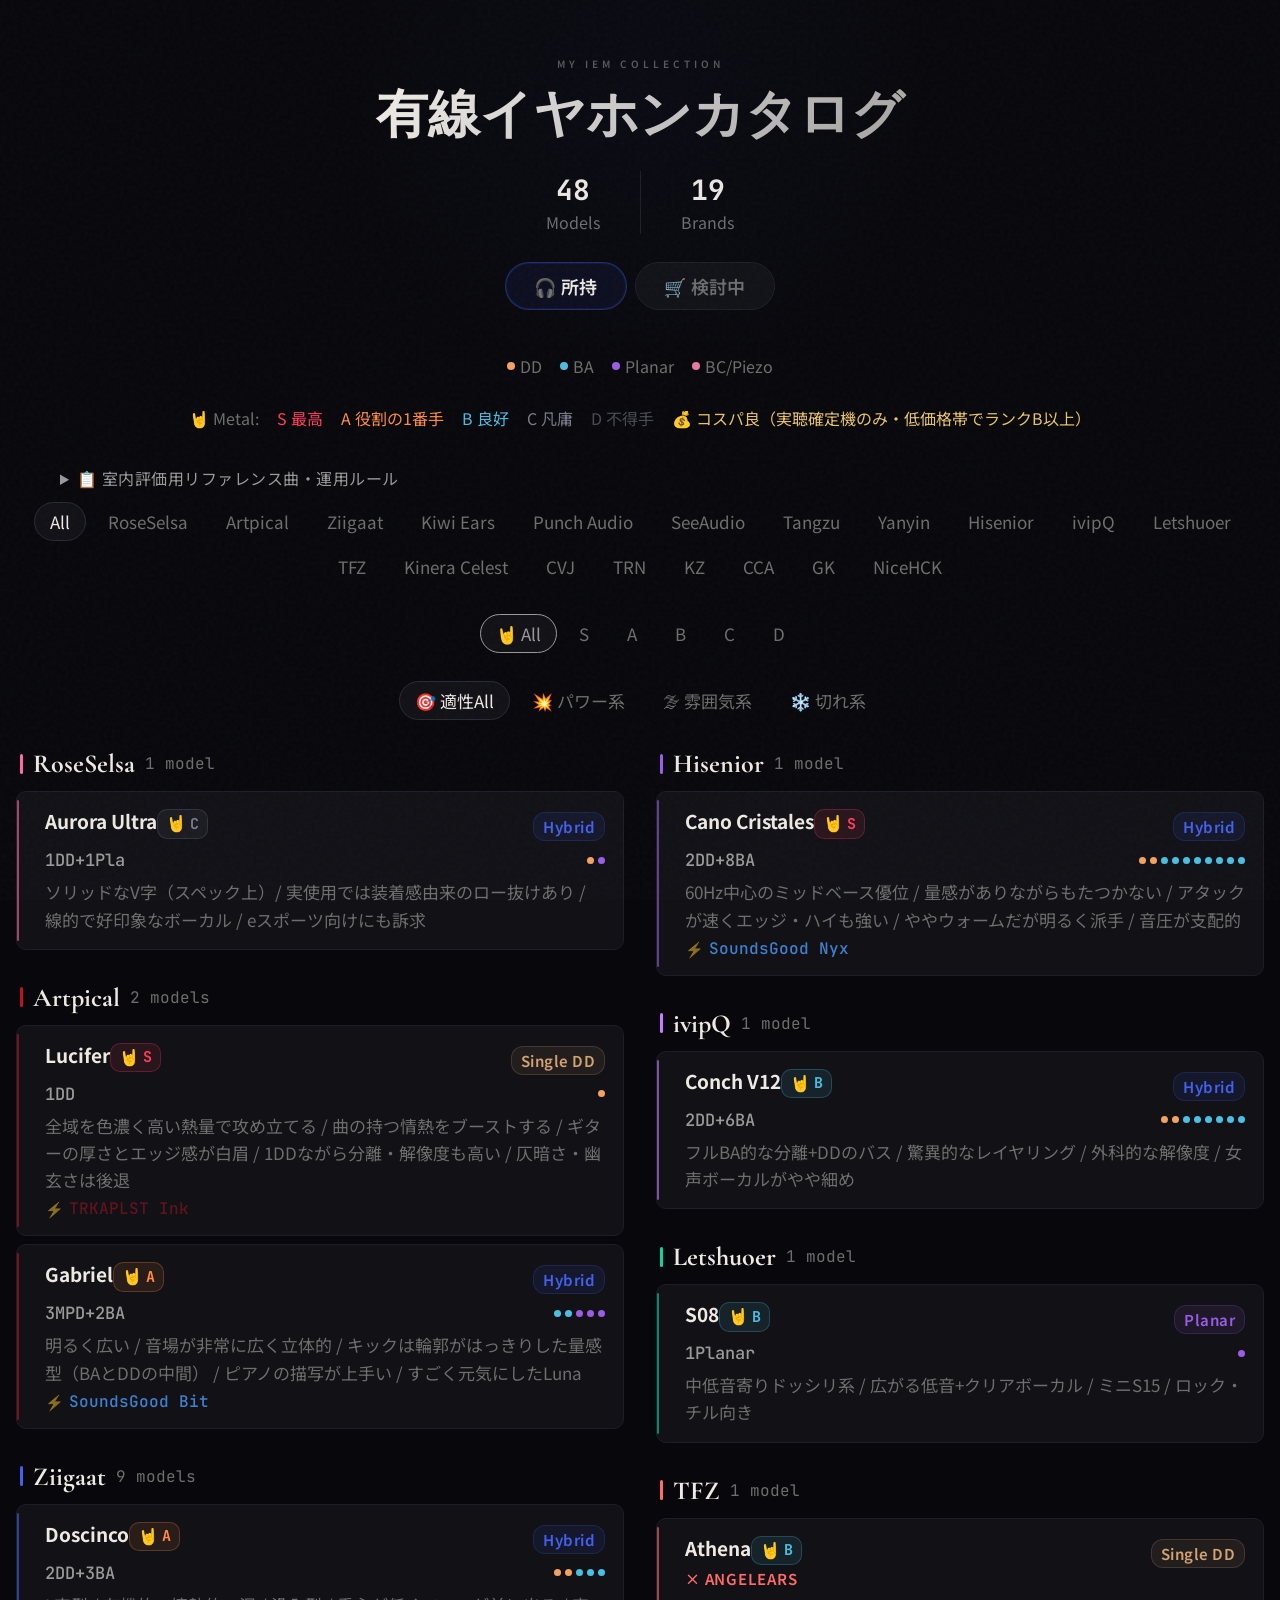
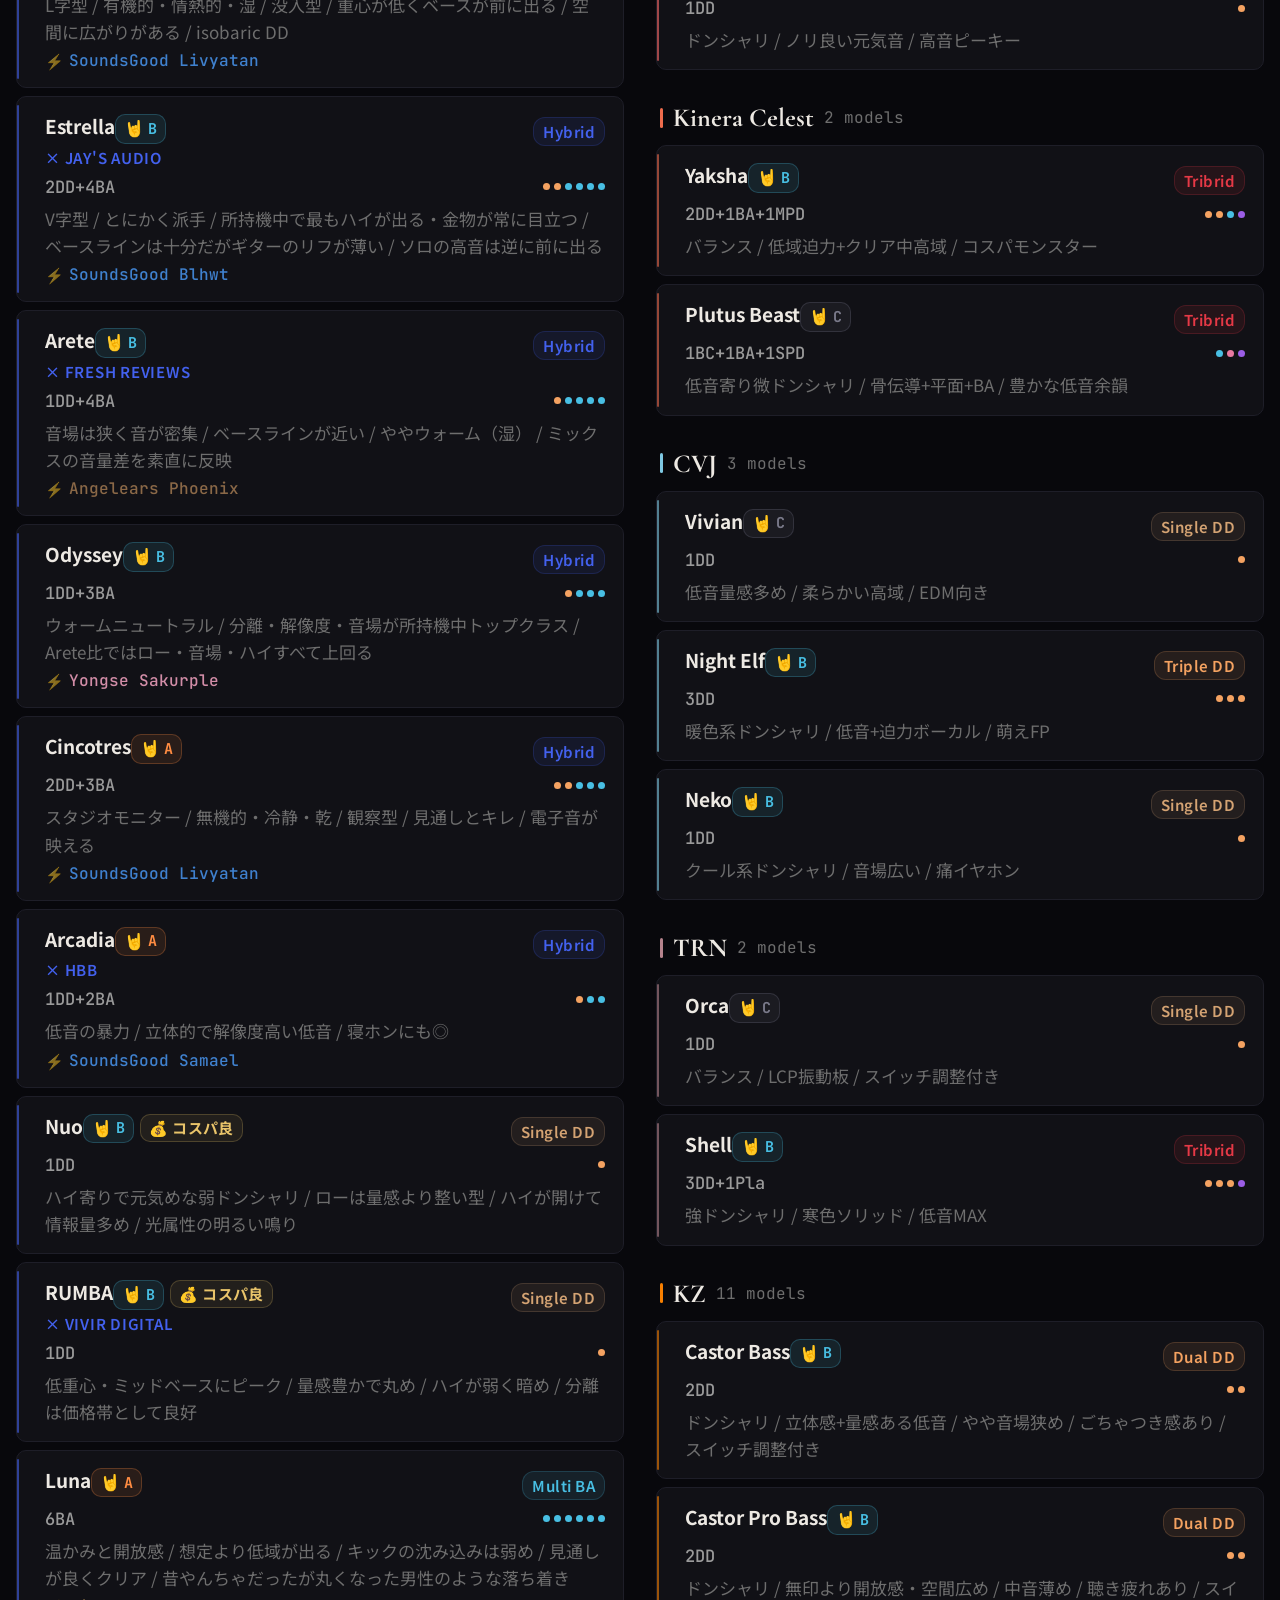
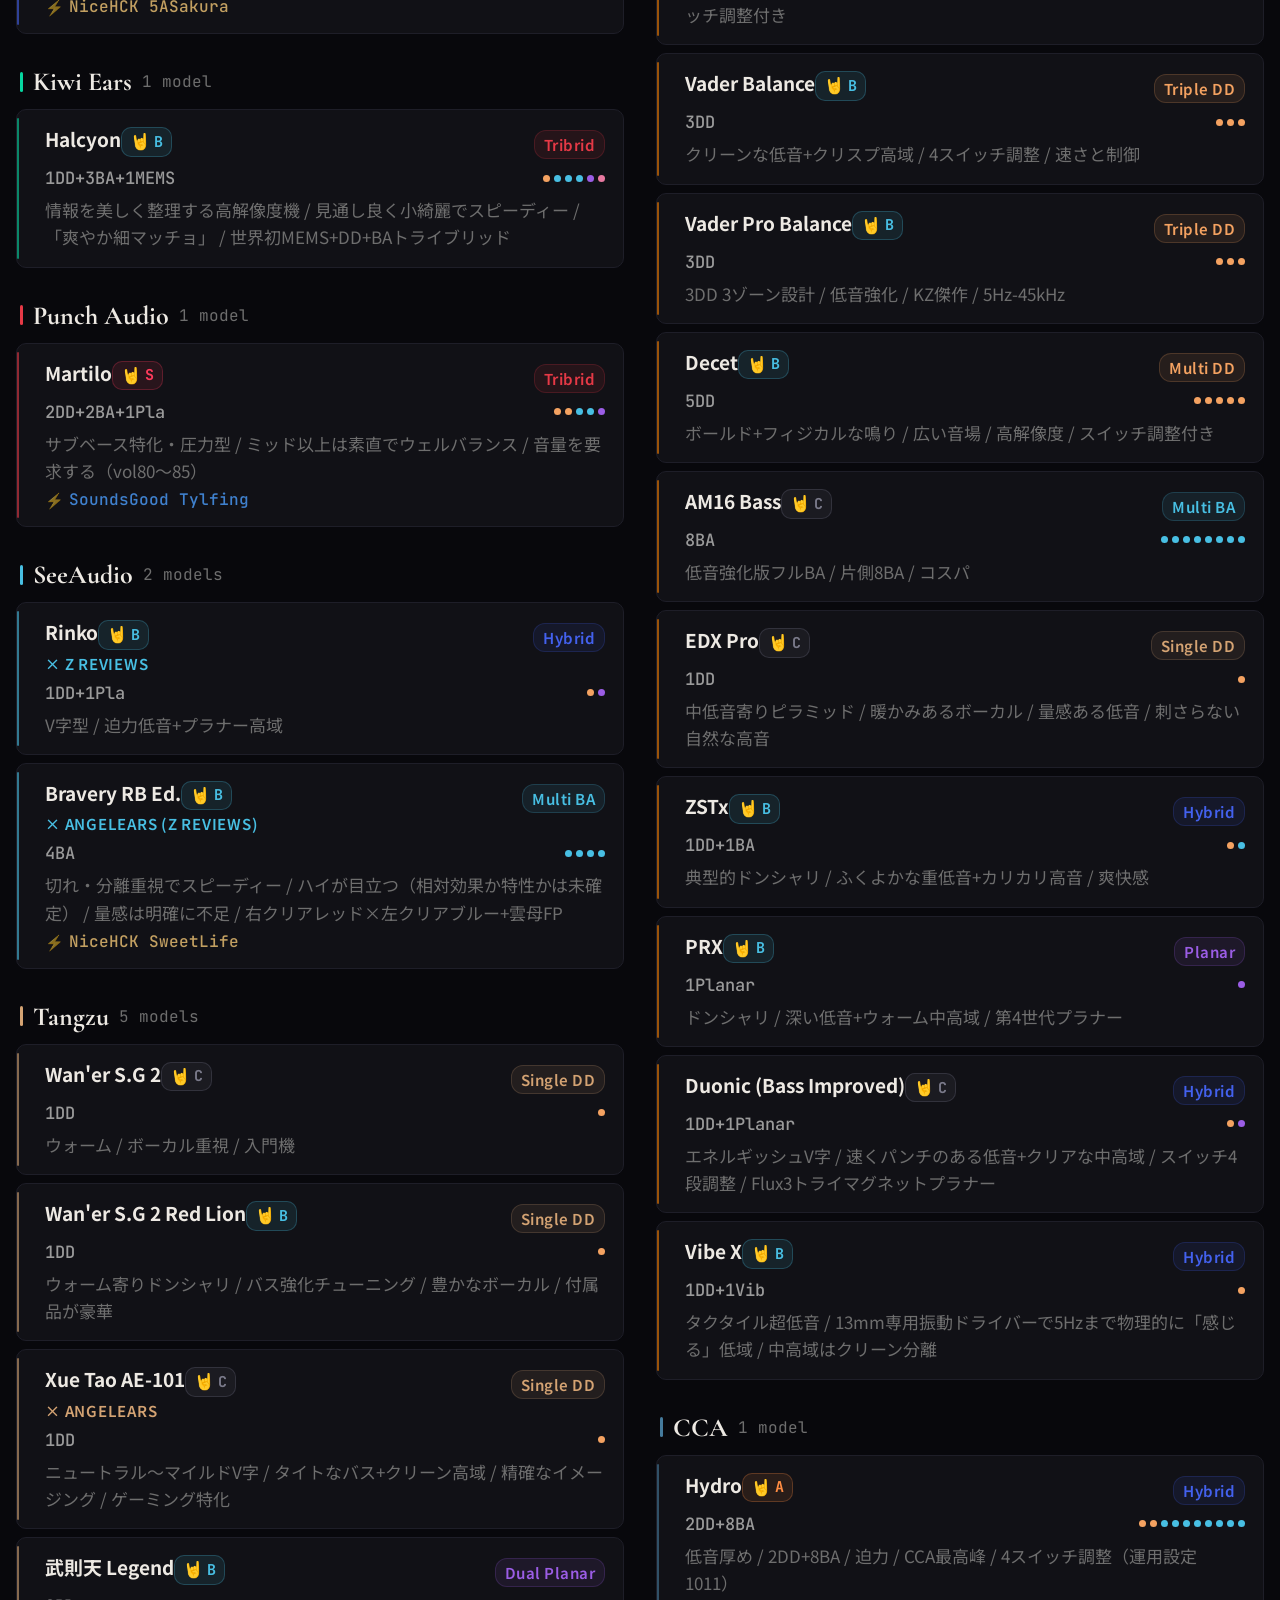
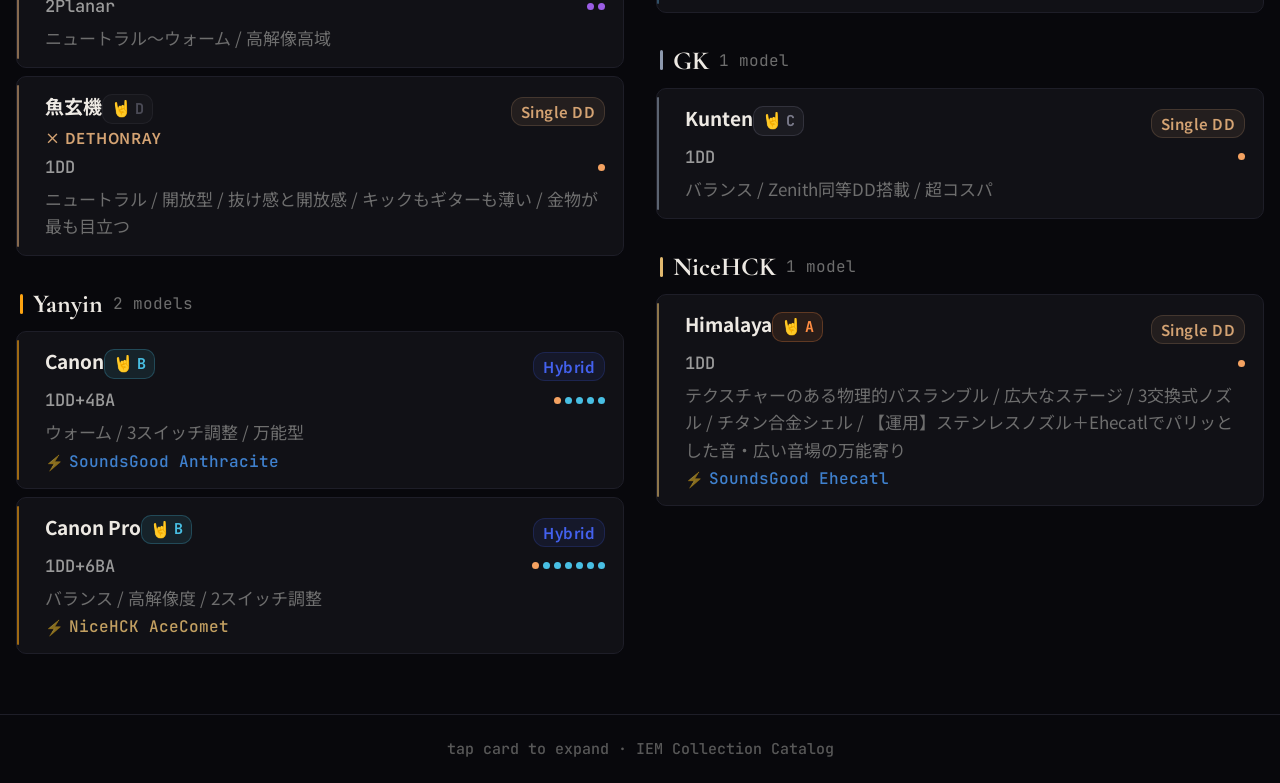
<file: index.html>
<!DOCTYPE html>
<html lang="ja">
<head>
<meta charset="UTF-8">
<meta name="viewport" content="width=device-width, initial-scale=1.0">
<title>MY METAL ARSENAL | IEM Collection Catalog</title>
<meta name="description" content="メタルばかり聴く人間による、所持IEMのカタログ。メタル適性ランク・担当ジャンル・ケーブル運用まで。">
<meta property="og:type" content="website">
<meta property="og:url" content="https://opabin.github.io/iem-catalog/">
<meta property="og:title" content="MY METAL ARSENAL | IEM Collection Catalog">
<meta property="og:description" content="メタルばかり聴く人間による、所持IEMのカタログ。メタル適性ランク・担当ジャンル・ケーブル運用まで。">
<meta property="og:image" content="https://opabin.github.io/iem-catalog/ogp.png">
<meta name="twitter:card" content="summary_large_image">
<link href="https://fonts.googleapis.com/css2?family=Noto+Sans+JP:wght@300;400;500;700;900&family=Cormorant+Garamond:wght@400;600;700&family=JetBrains+Mono:wght@400;500&display=swap" rel="stylesheet">
<style>
*{margin:0;padding:0;box-sizing:border-box}
:root{
  --bg:#08080c;--bg-card:#111116;--bg-hover:#16161d;
  --border:#1e1e28;--border-hover:#2a2a38;
  --text:#ede9e3;--text-sub:#9a9a9a;--text-dim:#6e6e6e;--text-dark:#585858;
  --dd:#f4a261;--ba:#48bfe3;--planar:#9b5de5;--piezo:#e879a0;
  /* Typography scale: base is mobile, bumped via media queries below */
  --fs-2xs:11px;--fs-xs:12px;--fs-sm:13px;--fs-base:14px;--fs-md:15px;--fs-lg:17px;--fs-xl:22px;--fs-2xl:24px;
}
@media(min-width:480px){
  :root{ --fs-2xs:13px;--fs-xs:14px;--fs-sm:15px;--fs-base:16px;--fs-md:17px;--fs-lg:19px;--fs-xl:24px;--fs-2xl:26px; }
}
@media(min-width:768px){
  :root{ --fs-2xs:15px;--fs-xs:16px;--fs-sm:17px;--fs-base:18px;--fs-md:19px;--fs-lg:21px;--fs-xl:26px;--fs-2xl:28px; }
}
html{scroll-behavior:smooth}
body{background:var(--bg);color:var(--text);font-family:'Noto Sans JP',sans-serif;min-height:100vh;overflow-x:hidden}
body::after{content:'';position:fixed;top:0;left:0;width:100%;height:100%;pointer-events:none;opacity:.03;
  background-image:url("data:image/svg+xml,%3Csvg viewBox='0 0 256 256' xmlns='http://www.w3.org/2000/svg'%3E%3Cfilter id='n'%3E%3CfeTurbulence type='fractalNoise' baseFrequency='0.9' numOctaves='4' stitchTiles='stitch'/%3E%3C/filter%3E%3Crect width='100%25' height='100%25' filter='url(%23n)'/%3E%3C/svg%3E");z-index:9999}
.hero{text-align:center;padding:56px 24px 32px;position:relative;overflow:hidden}
.hero::before{content:'';position:absolute;top:-60%;left:50%;transform:translateX(-50%);width:600px;height:600px;
  background:radial-gradient(circle,#4361ee08 0%,transparent 70%);pointer-events:none}
.hero-sub{font-size:10px;letter-spacing:.4em;text-transform:uppercase;color:var(--text-dark);font-weight:600;margin-bottom:14px}
.hero-title{font-family:'Cormorant Garamond',serif;font-size:clamp(32px,7vw,52px);font-weight:700;
  background:linear-gradient(135deg,var(--text) 30%,#777);-webkit-background-clip:text;-webkit-text-fill-color:transparent;line-height:1.2}
.stats{display:flex;justify-content:center;gap:40px;margin-top:24px}
.stat-num{font-family:'JetBrains Mono',monospace;font-size:var(--fs-2xl);font-weight:700;color:var(--text)}
.stat-label{font-size:var(--fs-xs);color:var(--text-dim);margin-top:2px}
.stats .divider{width:1px;background:var(--border);align-self:stretch}
/* Main tabs (所持 / 検討中) */
.main-tabs{display:flex;justify-content:center;gap:8px;margin-top:28px}
.main-tab{padding:10px 28px;border-radius:24px;border:1px solid var(--border);background:var(--bg-card);
  color:var(--text-dim);font-size:var(--fs-base);font-weight:600;font-family:'Noto Sans JP',sans-serif;cursor:pointer;
  transition:.25s;letter-spacing:.02em}
.main-tab:hover{color:var(--text-sub);border-color:var(--border-hover)}
.main-tab.active{color:var(--text);border-color:#4361ee60;background:#4361ee14;box-shadow:0 0 0 1px #4361ee20 inset}
.main-tab.active.wishlist{border-color:#ff8c4260;background:#ff8c4214;box-shadow:0 0 0 1px #ff8c4220 inset}
.wishlist-badge{display:inline-block;padding:2px 9px;border-radius:10px;font-size:var(--fs-2xs);font-weight:700;
  margin-top:3px;margin-left:10px;letter-spacing:.04em;color:#ff8c42;background:#ff8c4218;border:1px solid #ff8c4230}
.wishlist-price-note{font-size:var(--fs-2xs);color:var(--text-dark);font-weight:500;margin-top:2px;padding-left:10px}
.legend{display:flex;justify-content:center;flex-wrap:wrap;gap:18px;padding:12px 0 28px;font-size:var(--fs-xs);color:var(--text-dim)}
.legend span{display:flex;align-items:center;gap:5px}
.legend-dot{width:8px;height:8px;border-radius:50%;display:inline-block}
.filters{display:flex;justify-content:center;flex-wrap:wrap;gap:6px;padding:0 20px 28px}
.filter-btn{padding:6px 15px;border-radius:20px;border:1px solid transparent;background:transparent;
  color:var(--text-dim);font-size:var(--fs-sm);font-family:'Noto Sans JP',sans-serif;cursor:pointer;transition:.2s}
.filter-btn:hover{color:var(--text-sub);border-color:var(--border)}
.filter-btn.active{background:var(--bg-card);color:var(--text);border-color:var(--border-hover)}
.container{max-width:800px;margin:0 auto;padding:0 16px 60px}
@media(min-width:1200px){
  .container{max-width:1400px;column-count:2;column-gap:32px}
  .brand-section{break-inside:avoid-column}
}
.brand-section{margin-bottom:32px;animation:fadeUp .5s ease both}
.brand-header{display:flex;align-items:center;gap:10px;margin-bottom:12px;padding:0 4px}
.brand-bar{width:3px;height:20px;border-radius:2px}
.brand-name{font-family:'Cormorant Garamond',serif;font-size:var(--fs-xl);font-weight:700}
.brand-count{font-size:var(--fs-xs);color:var(--text-dim);font-family:'JetBrains Mono',monospace}
.model-card{background:var(--bg-card);border:1px solid var(--border);border-radius:10px;
  padding:16px 18px;margin-bottom:8px;cursor:pointer;transition:all .25s cubic-bezier(.23,1,.32,1);position:relative;overflow:hidden}
.model-card:hover{background:var(--bg-hover);border-color:var(--border-hover);transform:translateY(-1px);
  box-shadow:0 4px 20px #0004}
.model-card::before{content:'';position:absolute;left:0;top:8px;bottom:8px;width:2px;border-radius:1px;
  background:var(--accent);opacity:.6;transition:.2s}
.model-card:hover::before{opacity:1;width:3px}
.card-top{display:flex;justify-content:space-between;align-items:flex-start;gap:12px}
.card-name{font-size:var(--fs-md);font-weight:700;line-height:1.35;padding-left:10px}
.card-collab{font-size:var(--fs-2xs);font-weight:600;letter-spacing:.05em;text-transform:uppercase;margin-top:3px;padding-left:10px}
.card-right{text-align:right;flex-shrink:0}
.card-price{font-size:var(--fs-base);font-weight:700;font-family:'JetBrains Mono',monospace}
.card-type{display:inline-block;padding:3px 9px;border-radius:12px;font-size:var(--fs-2xs);font-weight:600;
  margin-top:4px;letter-spacing:.03em}
.card-mid{display:flex;justify-content:space-between;align-items:center;padding:8px 0 0 10px}
.card-drivers{font-family:'JetBrains Mono',monospace;font-size:var(--fs-sm);color:var(--text-sub);font-weight:500}
.driver-dots{display:flex;gap:4px;align-items:center}
.driver-dot{width:7px;height:7px;border-radius:50%}
.card-sound{font-size:var(--fs-sm);color:var(--text-dim);padding:7px 0 0 10px;line-height:1.6}
.card-cable{display:flex;align-items:center;gap:5px;padding:5px 0 0 10px}
.cable-icon{font-size:var(--fs-2xs);opacity:.5}
.cable-name{font-size:var(--fs-xs);font-family:'JetBrains Mono',monospace;font-weight:500;opacity:.85}
.card-status{display:inline-block;padding:2px 8px;border-radius:12px;font-size:var(--fs-2xs);font-weight:600;
  margin-top:4px;margin-left:10px;letter-spacing:.03em;color:#fbbf24;background:#fbbf2418;border:1px solid #fbbf2430}
/* Metal compatibility badge */
.metal-badge{display:inline-flex;align-items:center;gap:3px;padding:3px 8px;border-radius:10px;
  font-size:var(--fs-2xs);font-weight:700;font-family:'JetBrains Mono',monospace;letter-spacing:.04em;flex-shrink:0}
.metal-badge .horns{font-size:var(--fs-xs)}
.metal-S{color:#ff3b5c;background:#ff3b5c1a;border:1px solid #ff3b5c40}
.metal-A{color:#ff8c42;background:#ff8c421a;border:1px solid #ff8c4240}
.metal-B{color:#48bfe3;background:#48bfe31a;border:1px solid #48bfe340}
.metal-C{color:#7a7a8a;background:#7a7a8a1a;border:1px solid #7a7a8a40}
.metal-D{color:#4a4a55;background:#4a4a5518;border:1px solid #4a4a5538}
.metal-detail{margin-top:8px;padding-top:8px;border-top:1px dashed var(--border)}
/* 評価の指針パネル */
.policy{max-width:1200px;margin:0 auto;padding:0 20px 4px}
.policy summary{cursor:pointer;font-size:var(--fs-xs);color:var(--text-sub);padding:8px 0;
  letter-spacing:.03em;user-select:none}
.policy summary:hover{color:var(--text)}
.policy-body{font-size:var(--fs-xs);color:var(--text-sub);line-height:1.75;
  border-left:2px solid var(--border);padding:4px 0 10px 14px;margin:2px 0 8px}
.policy-h{font-weight:700;color:var(--text);margin:10px 0 4px;font-size:var(--fs-xs)}
.policy-list{margin:0;padding-left:20px}
.policy-list li{margin:3px 0}
.policy-list b{color:var(--text)}
.policy-note{margin:8px 0 0;padding:8px 10px;background:#ffffff08;border-radius:8px;
  font-size:var(--fs-2xs);color:var(--text-dim)}
/* 振動板素材 */
.dd-row{display:flex;gap:6px;flex-wrap:wrap;align-items:center;margin-top:8px;padding-top:8px;
  border-top:1px dashed var(--border)}
.dd-row-label{font-size:var(--fs-2xs);color:var(--text-dark);text-transform:uppercase;
  letter-spacing:.1em;font-weight:700;margin-right:2px}
.dd-badge{display:inline-flex;align-items:center;gap:4px;padding:3px 9px;border-radius:10px;
  font-size:var(--fs-2xs);font-weight:600;letter-spacing:.02em;
  color:#f4a261;background:#f4a26114;border:1px solid #f4a26133}
.dd-badge.unknown{color:var(--text-dark);background:#ffffff08;border:1px solid var(--border);font-style:italic}
/* コスパ良バッジ */
.value-badge{display:inline-flex;align-items:center;gap:3px;padding:3px 8px;border-radius:10px;
  font-size:var(--fs-2xs);font-weight:700;letter-spacing:.03em;flex-shrink:0;margin-left:6px;
  color:#e9c46a;background:#e9c46a14;border:1px solid #e9c46a38}
/* 適性軸 */
.axis-badge{display:inline-flex;align-items:center;gap:3px;padding:3px 9px;border-radius:10px;
  font-size:var(--fs-2xs);font-weight:700;letter-spacing:.03em;flex-shrink:0}
.axis-power{color:#ff3b5c;background:#ff3b5c14;border:1px solid #ff3b5c33}
.axis-atmosphere{color:#9d7fea;background:#9d7fea14;border:1px solid #9d7fea33}
.axis-edge{color:#48bfe3;background:#48bfe314;border:1px solid #48bfe333}
.axis-row{display:flex;gap:6px;flex-wrap:wrap;margin-top:6px}
/* 聴取環境 */
.env-detail{margin-top:8px;padding-top:8px;border-top:1px dashed var(--border)}
.env-row{display:flex;gap:8px;align-items:flex-start;margin-top:5px;font-size:var(--fs-xs);line-height:1.65}
.env-row-label{flex-shrink:0;font-weight:700;font-size:var(--fs-2xs);padding:2px 8px;border-radius:9px;letter-spacing:.03em}
.env-indoor{color:#48bfe3;background:#48bfe314;border:1px solid #48bfe330}
.env-outdoor{color:#06d6a0;background:#06d6a014;border:1px solid #06d6a030}
.env-empty{color:var(--text-dark);font-style:italic}
/* Genre fit tags */
.genre-detail{margin-top:8px;padding-top:8px;border-top:1px dashed var(--border)}
.genre-detail-label{font-size:var(--fs-2xs);color:var(--text-dark);text-transform:uppercase;letter-spacing:.1em;font-weight:700;margin-bottom:6px;display:flex;align-items:center;gap:6px}
.genre-row{display:flex;flex-wrap:wrap;gap:5px;margin-bottom:5px}
.genre-row:last-child{margin-bottom:0}
.genre-row-label{font-size:var(--fs-2xs);color:var(--text-dim);font-weight:600;margin-right:2px;align-self:center}
.genre-tag{display:inline-flex;align-items:center;padding:3px 9px;border-radius:10px;font-size:var(--fs-2xs);font-weight:600;letter-spacing:.02em}
.genre-tag.metal{color:#ff8c42;background:#ff8c4214;border:1px solid #ff8c4230}
.genre-tag.other{color:#48bfe3;background:#48bfe314;border:1px solid #48bfe330}
.metal-detail-label{font-size:var(--fs-2xs);color:var(--text-dark);text-transform:uppercase;letter-spacing:.1em;font-weight:700;margin-bottom:5px;display:flex;align-items:center;gap:6px}
.metal-detail-text{font-size:var(--fs-sm);color:var(--text-sub);line-height:1.7}
.card-detail{display:grid;grid-template-rows:0fr;opacity:0;
  transition:grid-template-rows .35s cubic-bezier(.23,1,.32,1),opacity .3s ease,
             margin-top .35s cubic-bezier(.23,1,.32,1),padding-top .35s cubic-bezier(.23,1,.32,1)}
.card-detail>.card-detail-inner{min-height:0;overflow:hidden}
.model-card.expanded .card-detail{grid-template-rows:1fr;opacity:1;margin-top:10px;padding-top:10px;border-top:1px solid var(--border)}
.type-hybrid{color:#4361ee;background:#4361ee18;border:1px solid #4361ee30}
.type-tribrid{color:#e63946;background:#e6394618;border:1px solid #e6394630}
.type-multiba{color:#48bfe3;background:#48bfe318;border:1px solid #48bfe330}
.type-singledd{color:#d4a373;background:#d4a37318;border:1px solid #d4a37330}
.type-planar,.type-dualplanar{color:#9b5de5;background:#9b5de518;border:1px solid #9b5de530}
.type-dualdd{color:#f4a261;background:#f4a26118;border:1px solid #f4a26130}
.type-tripledd{color:#f4a261;background:#f4a26118;border:1px solid #f4a26130}
.type-multidd{color:#f4a261;background:#f4a26118;border:1px solid #f4a26130}
.footer{text-align:center;padding:24px;border-top:1px solid var(--border);font-size:var(--fs-2xs);color:var(--text-dark);font-weight:500;
  font-family:'JetBrains Mono',monospace}
@keyframes fadeUp{from{opacity:0;transform:translateY(16px)}to{opacity:1;transform:none}}
@media(max-width:480px){
  .card-top{flex-direction:column;gap:4px}
  .card-right{text-align:left;padding-left:10px;display:flex;align-items:center;gap:10px}
  .stats{gap:24px}
}
</style>
</head>
<body>

<div class="hero">
  <div class="hero-sub">My IEM Collection</div>
  <h1 class="hero-title">有線イヤホンカタログ</h1>
  <div class="stats">
    <div><div class="stat-num" id="modelCount">46</div><div class="stat-label">Models</div></div>
    <div class="divider"></div>
    <div><div class="stat-num" id="brandCount">19</div><div class="stat-label">Brands</div></div>
  </div>
  <div class="main-tabs">
    <button class="main-tab active" id="tabOwned" onclick="setMainTab('owned')">🎧 所持</button>
    <button class="main-tab wishlist" id="tabWishlist" onclick="setMainTab('wishlist')">🛒 検討中</button>
  </div>
</div>

<div class="legend">
  <span><span class="legend-dot" style="background:var(--dd)"></span>DD</span>
  <span><span class="legend-dot" style="background:var(--ba)"></span>BA</span>
  <span><span class="legend-dot" style="background:var(--planar)"></span>Planar</span>
  <span><span class="legend-dot" style="background:var(--piezo)"></span>BC/Piezo</span>
</div>
<div class="legend" style="padding-top:0">
  <span>🤘 Metal:</span>
  <span style="color:#ff3b5c">S 最高</span>
  <span style="color:#ff8c42">A 役割の1番手</span>
  <span style="color:#48bfe3">B 良好</span>
  <span style="color:#7a7a8a">C 凡庸</span>
  <span style="color:#4a4a55">D 不得手</span>
  <span style="color:#e9c46a">💰 コスパ良（実聴確定機のみ・低価格帯でランクB以上）</span>
</div>

<details class="policy">
  <summary>📋 室内評価用リファレンス曲・運用ルール</summary>
  <div class="policy-body">
    <div class="policy-h">リファレンス曲（6曲固定）</div>
    <ol class="policy-list">
      <li><b>Meshuggah "Bleed"</b> — 低域の質・ミッドベースの挙動・リフとキックの分離</li>
      <li><b>Slayer "Angel of Death"</b> — 疾走時の追従性・高域が混んだ時の挙動</li>
      <li><b>Alcest "Komorebi"</b> — 湿度・残響・音場・静動の落差</li>
      <li><b>Opeth "Deliverance"</b> — 幽玄さと攻撃性の同居。<b>検証ポイント 1:30〜</b>（音数の少ないクリーンパート）</li>
      <li><b>Nasum "Scoop"</b> — ブラストビート単体の解像度</li>
      <li><b>Extermination Dismemberment "Annihilation Order"</b> — 起承転結で検証点が分かれる複合診断曲。
        <b>起</b>（Devourment由来のオールドスクールスラミングデス）＝ローミッドギターの厚み／
        <b>承</b>（808ドロップ→ハーモニクスリフ）＝低域の瞬発力とリフの分離・解像度／
        <b>転</b>（ブレイクダウン）＝デスコア的な重さと締まり／
        <b>結</b>（シンフォ要素）＝おまけ程度。ロウガテラルボーカルで他5曲と声質が被らない。詳細な頭出しタイムは今後確認。</li>
    </ol>
    <div class="policy-note">2026年9月、Within Destruction "No Way Out" から差し替え。保留：マスコア系（Car Bomb・Vein等）の焦燥感枠、ドゥーム／デプレッシブ系の陰鬱さ枠。Thy Art Is Murder "Slave Beyond Death" は副読的な位置づけ。屋外用プレイリストは目的が異なるため別管理（混ぜない）。</div>
    <div class="policy-h">機種別の補助曲（二層構造）</div>
    <div class="policy-note">上の6曲は<b>機種間の横並び比較</b>のための共通基準。一方で、共通6曲でカバーされない領域を得意とする機種は、それだけでは真価を測れない。そこで機種ごとに<b>補助曲を1曲だけ</b>設定し、その機種の得意分野での実力を測る（一機種一曲の制約が肝。曲名を見れば性格が伝わる形にする）。共通6曲は全機種同条件で維持し、補助曲は個別評価にのみ用いる。<br>
    設定待ち：<b>Cincotres</b>（サイバー調の電子音デスコア／焦燥感を煽るマスコアで真価を発揮するが、共通6曲にその領域がない。候補はDarko US・Brand of Sacrifice・Car Bomb・Veinあたり。実聴時に確定）</div>
    <div class="policy-h">Sランク3機種・リファレンス曲別の好み度（2026年9月時点）</div>
    <ul class="policy-list">
      <li><b>Bleed</b> — Martilo ≧ Cano &gt; Lucifer</li>
      <li><b>Komorebi</b> — Martilo &gt; Cano ≧ Lucifer</li>
      <li><b>Deliverance</b> — Martilo &gt; Cano ≧ Lucifer</li>
      <li><b>Angel of Death</b> — Lucifer &gt; Cano &gt; Martilo</li>
      <li><b>Scoop</b> — Cano &gt; Lucifer ≧ Martilo</li>
      <li><b>Annihilation Order</b> — Cano &gt; Martilo &gt; Lucifer</li>
    </ul>
    <div class="policy-note">Luciferは疾走曲でこそ映えるタイプのため、このリファレンス構成では不利に出る。あくまで好み度であり、機種の優劣ではない。Martiloも2026年9月にリファレンス6曲通しを完了。</div>
    <div class="policy-h">運用ルール</div>
    <ul class="policy-list">
      <li>ある現象が機種固有か判断する時は、同じ曲の同じ箇所を複数機種で照合する</li>
      <li>検証箇所は時間まで記録する（例：Deliverance 1:30〜）</li>
      <li>相対評価を書く時は<b>比較対象を必ず明記する</b>（Odysseyの「ローが痩せる」＝Arcadia比だった件の反省）</li>
      <li>単独でじっくり聴く場面と、A/B比較する場面を分ける</li>
      <li>派手な機種の直後に地味な機種を聴かない（順序効果）</li>
      <li>イヤーピースは実運用のまま。Ziigaat系はVelvet Widevoreで統一</li>
    </ul>
  </div>
</details>

<div class="filters" id="filters"></div>
<div class="filters" id="metalFilters" style="padding-top:0"></div>
<div class="filters" id="axisFilters" style="padding-top:0"></div>
<div class="container" id="content"></div>
<div class="footer">tap card to expand · IEM Collection Catalog</div>

<script>
const DATA = [
  { name:'RoseSelsa', accent:'#ff6b9d', models:[
    {name:'Aurora Ultra',drivers:'1DD+1Pla',type:'Hybrid',price:'',sound:'ソリッドなV字（スペック上）/ 実使用では装着感由来のロー抜けあり / 線的で好印象なボーカル / eスポーツ向けにも訴求',detail:'10mm ダイナミックドライバー+6mm デュアルマグネットプラナー / 第3世代トポロジーダイアフラム / 0.78mm 2pin / 専用ALC5686ドングル付属（32bit/384kHz対応）',imp:'30Ω',sns:'115dB',metalRank:'C',metalNote:'海外レビューでは「しっかりしたV字」「パンチのあるミッドバス」と評価されていたが、実際にショージさんが使用したところ装着感が厳しく、密閉が甘いことで低域がかなり抜けてしまうとのフィードバックあり。レビューで指摘されていた「サブベースの量感控えめ・盛り上がりに欠ける」という弱点が、フィット起因でさらに悪化する形。メタルの土台となる低域が実質失われるため、イヤーチップ交換等でシール性を改善しない限りメタル用途には厳しい。ランクはスペック上の評価から実使用感ベースでB→Cに引き下げ。',genreMetal:["メタルコア・ニューコア","グルーヴメタル","正統派メタル"],genreOther:["EDM","ヒップホップ","ポップス"]},
  ]},
  { name:'Artpical', accent:'#c1121f', models:[
    {name:'Lucifer',drivers:'1DD',type:'Single DD',price:'',sound:'全域を色濃く高い熱量で攻め立てる / 曲の持つ情熱をブーストする / ギターの厚さとエッジ感が白眉 / 1DDながら分離・解像度も高い / 仄暗さ・幽玄さは後退',ddMaterial:'チタン振動板 (10mm)',detail:'10mm チタン振動板ムービングコイルDD（アルミ合金製メタルサウンドキャビティ）/ 20Hz-20kHz / 【重要・バリエーション間で振動板が異なる】Luciferには3系統あり、所持機は①オリジナル（赤黒・五芒星）＝"Titanium diaphragm moving coil"（コーティングの記載なし）。②Lightbringer（金黒）＝"Titanium-Coated Diaphragm Dynamic Driver"でチタン蒸着コーティング。③Silverwing（紫銀）＝10mmデュアルキャビティ複合セラミック・デュアルマグネティックDD（PUエッジ＋セラミックボールトップ振動板、N52マグネット×2、アルミ製フロントチャンバー＋真鍮製リアチャンバーのダブルチャンバー設計）で完全な別物。性格の差（伝聞・未聴）は赤黒が最も荒々しく、金黒はそれを整えた方向、紫銀は他社コラボでアニソン・女性ボーカル向けとされる。振動板の仕様差とも整合し、所持機の赤黒は3系統中で最もメタル向き。→ 他バリエーションのレビューやスペックを所持機の参考にしないこと / 0.78mm 2pin / 4.4mmバランス標準 / グリモワール型ボックスパッケージ / 悪魔テーマフェイスプレート / 付属は6N単結晶銅のオリジナル赤黒ケーブルだが到着時からTRKAPLST Ink（7N OCC+希土類合金銅・赤緑マーブルだが暗く濃くほぼ赤黒に見える）で運用',imp:'64Ω',sns:'106.6dB',cable:'TRKAPLST Ink',cableColor:'#6e1420',envIndoor:'2026年9月・室内静穏環境／M5 Ultra／TRKAPLST Ink。vol70で十分。曲の情熱をブーストするタイプでデスラッシュ・メタルコアが映える。冷たさ・虚無を核とする音楽は肉感が勝ち攻撃性に置き換わるが、明日の叙景のような熱のある雰囲気系はむしろ得意。音場は広め。'+'【追記・No Way Out／Cano Cristales比較】ギターの厚さとエッジはLuciferが上、低域の重さはCanoが上。'+'【Annihilation Order／Cano比較】ギター優位でエッジも立つ。ハーモニクスはCanoより肉厚。808ドロップの減衰が早い。キック・ベースの量感とガテラルの深さはCanoに譲る。シンセは同等。',envOutdoor:'2026年9月・雨上がりの夜道（人気がなく低騒音のため実質は静穏環境に近い、歩行のみ屋外条件）。デスラッシュ・メタルコアが本当に映える。日中の交通量がある環境での検証は未実施。',axis:['power','edge'],metalRank:'S',metalNote:'国内の独自レビューでARTPICAL LuciferとMichael以外に予備まで確保したモデルがないと明言されるほどの別格1DD。「1DDとは思えないほど派手で濃く量感のある音」「音楽全体に少し赤い照明を当てるような鳴らし方」「コントラストと強度で魅了する」と評され、シングルDD構成の中でも上位に入る音作りと評価。海外レビューでも「デスメタルの混沌とした轟音が非常に良く鳴る」と明言されており、低域の物量と中域の濃さを両立。ヘッドホン祭2026mini会場試聴でも「荒く派手で分厚い」と高評価。8月のAliExpress大型セールでオリジナル版（赤黒・五芒星）を購入・所持機入り。【実聴・2026年9月／室内・M5 Ultra／TRKAPLST Ink】■本質：全域を色濃く高い熱量で攻め立てるタイプ。Estrellaが「音源を選ばず自分の色に染める」のに対し、Luciferは曲が本来持っている情熱をブーストする方向。Thousand Eyes「One Thousand Eyes」のように疾走しながら慟哭を撒き散らす曲では鳥肌が立つレベル。■強み：ローはもちろんギターの厚さとエッジ感が素晴らしく、1DDながら分離・解像度も申し分ない。厚みと鋭さの両立にはTRKAPLST Inkの締まりも寄与している可能性。定価8万円クラスの実力。デスラッシュ・メタルコアが特に映える。■苦手：熱量をブーストするため、Harakiri for the Sky・Spiritboxのような曲は前のめりで肉感が強くなりすぎる。Nightwish「Ghost Love Score(Live)」もオーケストラの荘厳さよりメタルバンドとしての強靭さが前に出る。■性格として：どんな音楽も「メタルとして」鳴らす。ジャンルの周縁にある要素より、メタルの核にある要素を前に出す傾向。Shining「Prolog för de Redan Döda」（デプレッシブブラック）やKokeshi「胎海」では絶望・陰鬱さよりハードコア/メタルバンドとしての攻撃性が前面に出る。仄暗さ・幽玄さ・耽美さは後退。これを欠点と取るかは好みの範疇——メタルとはそもそもマッシブなもの、という立場ならむしろ正解。■熱量の代償：全体的に暑苦しい。「熱量が高い＝常に温度が高い」ため、曲が熱を求めていないと過剰になる。Extermination Dismembermentのようなブルータルスラムは本来もっと即物的・無機質な暴力性の音楽なので、そこに熱が乗ると過剰に感じられる。長時間リスニングでの疲労にも繋がる可能性あり（屋外での長時間運用時は要注意）。■苦手なのは「雰囲気系全般」ではなく「冷たさ・仄暗さ・虚無を核とする音楽」に限られる：明日の叙景「歌姫」「そこにあれ」は非常に良い。熱量が夏の情景を連想させ、曲の情感とブースト方向が一致する。音場も広めでプラスに働く。同じポストブラックでも、Harakiri for the Skyの悲嘆・虚無は苦手、明日の叙景の光と熱は得意という分かれ方をする。■ランクS確定：鳥肌が立つレベルの体験はそう多くない、という実感に基づく。末永く付き合える機種という評価。■Alcest「Komorebi」での挙動（境界の確認）：序盤のスローパートは温かみがありムーディで、イントロのヴァイオリンは艶のある音色、Neigeのボーカルも有機的と好印象。ところがドラムが走り始めた瞬間にマッシブに転じる。つまり静的な場面では雰囲気を作れるが、疾走が始まると熱とギターの厚みが前に出て雰囲気を塗り替える。Arete・Odysseyが動と静の両方で雰囲気を維持できるのに対し、Luciferは静では良いが動で変わる。■1DDゆえの一体感：音の一体感は所持機中で最も高い。振動板が一枚で全帯域を鳴らすため帯域の繋ぎ目がなく、音が一つの塊として届く。滲まずに厚みが弦の厚さへ繋がるのもこれが理由。代償としてレイヤー感はEstrella・Cincotres（マルチBA勢）に劣る。リフとリズムが一体で押す音楽では強み、複雑に絡むパートを解きほぐしたい音楽ではレイヤー型が有利。■低域の性格（Meshuggah "Bleed" / Extermination Dismemberment "Annihilation Order"）：ローは出るがDoscinco/Arcadiaほどではなく、キックの重さは2DD勢に劣る。ただし滲みがなく、その厚みが完全に弦楽器の厚さへ繋がるため、圧の作り方が異なる——2DD勢がサブベースの量で下から押すのに対し、Luciferはギター・ベースの厚みで横から挟む。ギターが前面に出てボーカルも埋もれずはっきり。音場は横は広いが縦がやや潰れ気味。■Slayer「Angel of Death」：低域が削がれたミックスのためキックの重さの弱点が問題にならず、弦の厚みで押す性格が有利に働く。ハイの刺さりは気にならず、キックもベースも見える。ギターが厚くエッジもあるためリフが非常に映え、半音階の邪悪さも出る（熱量が禍々しさとして正しく機能）。キックの追従性も問題なし。得意領域は「ギターリフが主役の音楽」——デスラッシュ・メタルコア・クラシックスラッシュ。Estrellaがソロとシンセに強いのに対し、Luciferはリフという棲み分け。■808ドロップの扱いが対照的：サブベースが比較的少ないためブレイクダウンの808ドロップで他の楽器をマスクせず、曲の構造を追いながらドロップも感じられる。逆にDoscinco/Martiloはドロップ自体が凄まじい代わりにその瞬間は他が飲み込まれる。体験として808を味わうなら2DD勢、構造を追うならLucifer。■Extermination Dismemberment \"Annihilation Order\"（Cano Cristales直接比較・2026年9月）：ギター優位でエッジも明確に立つ。ハーモニクスはCanoより肉厚に聴こえる（基音側の厚みが乗るため実体感のある鳴り方になる）。808ドロップの減衰がCanoより早い——サブベースが控えめで低域エネルギーが弦の厚みに転化される構成のため、残響が尾を引かない。一方でキック・ベースの量感は明らかに少なく、ガテラルの深さもCanoに譲る（1DDで全帯域を1つの振動板が担うため、ボーカルの分離では構造的に不利）。シンセは同等。ドロップの歪んだ音は両機で聴こえたため音源側の演出。→ この曲ではスラム・デスコア基準（圧力優先）でCanoに軍配。Luciferは疾走曲でこそ映えるタイプ。■Within Destruction \"No Way Out\"（Cano Cristales直接比較・2026年9月）：ギターはLuciferの方が厚くエッジも立つ。一方で低域の重さはCanoが明らかに上。1DDで低域のエネルギーが弦の厚みへ転化されるLuciferと、低域に集中投資してローミッドを削るCanoという設計差がそのまま出た形。同じSランクでも守備範囲が分かれる。なおベースラインが遠く感じるのは両機共通だったため、この曲のミックス起因で確定。■駆動：64Ωだが実際は鳴らしやすく、M5 UltraでZiigaat勢vol65に対しvol70で足りる。',genreMetal:["デスメタル","スラッシュメタル","メタルコア・ニューコア","グルーヴメタル"],genreOther:["ロック","ヒップホップ","ポップス"]},
    {name:'Gabriel',drivers:'3MPD+2BA',type:'Hybrid',price:'',sound:'明るく広い / 音場が非常に広く立体的 / キックは輪郭がはっきりした量感型（BAとDDの中間） / ピアノの描写が上手い / すごく元気にしたLuna',detail:'マイクロプラナー×3+BA×2（低域は2基のマイクロプラナーが担当）/ 0.78mm 2pin / カラーはオーカー（黄土色）のみ、パッケージは青・緑の羽根のデザイン、箱側面に"THE ART OF HEARING AND VISION" / 【初期ロット】所持機はミドルフレーム右側にデジ文字（デジモン文字）で「デジタルモンスタ」の刻印があり、箱側面にもデジ文字で「デジタルモンスター」と記載。後続ロットはルーン文字の「ARTPICAL」に変更されたことを確認（フォロワーの個体）/ ケーブルはパッケージの青・緑と金色を拾ってSoundsGood Bitで対比',cable:'SoundsGood Bit',cableColor:'#4895ef',envIndoor:'2026年11月・室内。付属ケーブル→SoundsGood Bitに交換。Bitでは左右の広がりが狭まり音が近くなるが、高さは維持されるため結果的により立体的に。ローとハイの量感が増えてドンシャリ傾向が強まる。鳴らし込み数時間でローの量感が増え、やや柔らかい音に変化（エージング・耳の慣れ・イヤーピースのなじみが重なっている可能性）。',envOutdoor:'',axis:['edge'],metalRank:'A',metalNote:'【実聴・2026年11月／SoundsGood Bit／鳴らし込み途中のため暫定】■低域：DDの圧には敵わないが、輪郭のはっきりした比較的量感のあるキック。BAとDDの中間くらい。マイクロプラナーらしく立ち上がり・収束が速い。'+'■音場：非常に広く、かなり立体的。Bit装着で左右は少し狭まるが高さは残り、縦横のバランスが取れて立体感が増す。'+'■得意：速くて細かく高い音が詰まった音楽。Born of Osiris『Soul Sphere』、Earthists、凛として時雨、ボカロ（千本桜・裏表ラバーズ）で好相性を確認。フォロワーからもデスコアと合うとの評。'+'■ピアノ：描写が上手い。ODDS & ENDS（ライブ版）はmeltより良好で、ピアノが前に出る曲ほど真価が出る。ピアノが聴こえない曲ではもったいない。'+'■苦手：全体的に明るめなので、ポストブラック・ドゥーム・ゴシックは他機（Luna・Martilo・Lucifer）に回すべき。'+'■キャラクター：すごく元気にしたLuna。Lunaが温かく落ち着いた陰なら、Gabrielは明るく元気な陽。'+'■ランク：A（テクニカル系・デスコアの明るく広い担当として）。鳴らし込みでローが増えてきているため、落ち着いた時点で再確認する。',genreMetal:["デスコア","ジェント・プログレ","メタルコア・ニューコア"],genreOther:["ポップス","ロック","アコースティック・ゲーム系"]},
  ]},
  { name:'Ziigaat', accent:'#4361ee', models:[
    {name:'Doscinco',drivers:'2DD+3BA',type:'Hybrid',price:'',sound:'L字型 / 有機的・情熱的・湿 / 没入型 / 重心が低くベースが前に出る / 空間に広がりがある / isobaric DD',ddMaterial:'ポリマー (10mm×2 isobaric)',detail:'2×10mm DD(isobaric)+Sonion 26A05×2+Knowles 33518×1 / Cincotresと同一ドライバー・同一シェルのチューニング違い姉妹機',imp:'11Ω',sns:'104dB',cable:'SoundsGood Livyatan',cableColor:'#4895ef',envIndoor:'2026年9月・室内静穏環境／M5 Ultra。Meshuggah \"Bleed\" / Opeth \"Deliverance\"。軽度のミッドベース・ブリードは実在するが厚みとして機能、アタック情報は保持。'+'【第2回・Arete/Odysseyとの3機種比較】音場は空間に広がりがあり、密集するAreteとは対照的。Deliverance 1:30〜のアコギ聞き取りやすさは3機種中最下位。',envOutdoor:'',axis:['power'],metalRank:'A',metalNote:'【実聴・Meshuggah \"Bleed\"で検証】軽度のミッドベース・ブリードは実在する。キックはビーター側も聴こえるが胴鳴りの方が強く、8弦リフとキックはわずかに被る。ボーカルは一歩引き子音がやや薄れる。ただしアタック情報自体は失われておらず、濁りではなく「厚み」として機能している水準。'+'海外レビューでブリードの有無が真っ二つに割れていたのは、同じ現象を欠点と取るか厚みと取るかの違いと判断。高域のエアー感・超高域の伸びは控えめでシンバルの切れや空間はやや物足りず。■キャラクター：有機的／情熱的／湿／没入型。音が肉体を持ち、奏者の身体性が見える鳴り方で、音の中に体を置く感覚。'+'■【2026年9月第2回・音場の追記】Arete・Odysseyとの3機種比較で、Doscincoは空間に広がりがあることを確認（音が密集するAreteとは対照的）。2DD構成の影響と思われる。ただしDeliverance 1:30〜のクリーンパートではアコギの聞き取りやすさが3機種中最下位で、'+'音場の広さと弱音の聞き取りやすさは別指標であることが分かる。輪郭より一体感を取る性格が効いている可能性。■Cincotresとの使い分け：同一ドライバーの姉妹機で、Doscincoは重心が低くベースが前に出る代わりに抜け感がやや落ちる。どちらも既定値でエッジ感と重さがあり、気分で使い分けできるレベルで両方好み。雰囲気・没入を求めるならDoscinco。',genreMetal:["デスコア","スラミングデス","デスメタル","グルーヴメタル"],genreOther:["ヒップホップ","EDM","ロック"]},
    {name:'Estrella',drivers:'2DD+4BA',type:'Hybrid',price:'',sound:'V字型 / とにかく派手 / 所持機中で最もハイが出る・金物が常に目立つ / ベースラインは十分だがギターのリフが薄い / ソロの高音は逆に前に出る',collab:"× Jay's Audio",ddMaterial:'PET (10mm×2 同軸)',detail:'2×10mm PET DD(coaxial)+Knowles 29689+Sonion 2345+Sonion E50 / 3wayクロスオーバー・3独立音道管',imp:'7Ω',sns:'108dB',cable:'SoundsGood Blhwt',cableColor:'#4895ef',envIndoor:'2026年9月・室内静穏環境／M5 Ultra。単体で再評価し記述を訂正。ベースラインは十分でギターのボトム（ローミッド）が薄い。ハイは所持機中最も出て金物が常に目立つが刺さりは気にならず。シンセ主体の曲・プリミティブブラックではその薄さが長所として機能。',envOutdoor:'',axis:['edge'],metalRank:'B',metalNote:'【2026年11月・ランク基準見直しでA→B】明るく派手な切れ系の役割はGabrielの加入で1番手を譲ったためBへ。シンセ主体の曲で派手に鳴らす用途は引き続き有効。'+'【実聴・2026年9月／単体でじっくり再評価】■低域：ベースラインの量感はCincotres相当で不足していない。薄いのはギターのボトム（100〜250Hz付近のローミッド）で、当初「ミッドベース不足・足腰が弱い」と表現したのは実際にはこの帯域を指していた。ダウンチューンのリフが主役の曲では他2機（Doscinco/Cincotres）より明確に痩せる。■ギターは役割で逆転：リフはボトムが薄く痩せるが、ソロの高音域は曲によっては所持機中で最も前に出る。リフで押す音楽は不利、ソロ・リードメロディが主役なら有利。■高域：所持機中で明らかに最も出ており、どの曲でも金物がかなり目立つ。刺さりとしては気にならないレベルだが、金物の存在感は常に前面。海外レビューでも「ミッドベースの強調がもう少し欲しい」という指摘があり実聴印象と一致。また複数レビューが素の状態はサブベース過多でミッドレンジの明瞭さを埋めると指摘し、ベントを微多孔テープで塞ぐmodでバランスが改善するとしているため、足腰の弱さが気になる場合はmodを試す価値あり。技術面（解像度・セパレーション・ステージ）は価格を超える水準で一致した高評価。低域の土台という点でDoscinco/Cano Cristales系には譲るため、実聴ベースでS→Aに修正。■本質：音源を選ばず自分の色に染めるタイプで、どんな曲も派手にブライトに鳴らす。この「染める能力」が合う音楽と合わない音楽をはっきり分ける（Cincotresの「整理する能力」が長所にも短所にもなるのと同じ構造）。解像度・分離感はCincotresと同等かそれ以上あり、Polyphia・Animals as Leadersのようなテクニカル系も十分こなせる。ブライトさが現代的なプロダクションと噛み合い、高いポジションのフレーズが主役の音楽では有利に働く。■苦手：(1) 雰囲気系全般。Opeth・Alcestは仄暗さや湿度がブライトさと正面衝突するため一考の余地あり（Areteが得意な領域とちょうど逆）。(2) Harm\'s Wayのような極悪ハードコア。明るく派手に鳴らすと威圧感が抜け、ギターのボトムの薄さも重さで押す音楽では致命的に効く。■用途次第で長所に反転する点：(1) Electric Callboy・Darko US・Brand of Sacrificeをシンセ中心で聴く用途。派手なV字がシンセそのものを前に出して華やかに鳴らす。低域が打ち込みで整理されている音楽ではミッドベースの薄さが問題にならない。同じバンドでもCincotresは「乾いた減衰で電子音を分離して立たせる」方向なので、聴きたい要素で使い分け。(2) プリミティブブラック。寒々としたリフを重視する用途で、ミッドベースの薄さがそのまま冷たさの表現として機能する（Ziigaat内ではCincotresと並ぶ選択肢）。■コレクション上の位置づけ：Ziigaatを集めるきっかけになった機種。Doscinco/Cincotresとは別ドライバー構成（PET DD同軸2発+4BA）で姉妹機ではないが、ラインの流れは汲んでいる。本人のイメージでは「技の1号=Cincotres、力の2号=Doscinco、そしてV3=Estrella」——両者の能力をそのまま継いだのではなく、別系統の改造で派手さという独自の武器を持つ第三の方向。'+'■【2026年9月・実聴】Earthists \"HYPERHELL\"（3.5thアルバム『THIS IS HYPERMETAL』収録曲。EP『HYPERMETAL』『GRANDRAY』の再構築+新曲\"WUNDER\"で構成された作品）と好相性を確認。Earthistsは音圧よりボカロ楽曲的な展開の多さ・派手さ・キャッチーさで魅せるバンドで、Estrellaの\"パリピ系V字サウンド\"（本人談）と噛み合う。条件を整理すると【電子音優位・展開多め・音数多め】の3要素が揃う曲で活きる。ただし音数の多さ自体が条件ではなく、その音数が「展開の派手さ」に使われているか「音の重なりで作る厚み・雰囲気」に使われているかで分かれる——前者はEstrellaと好相性、後者（Opeth等）はリフが痩せる弱点がそのまま出る。Polyphia・Animals as Leadersとの相性の良さもこの条件に沿う。',genreMetal:["ジェント・プログレ","メタルコア・ニューコア","デスコア"],genreOther:["EDM","ロック","トラップ"]},
    {name:'Arete',drivers:'1DD+4BA',type:'Hybrid',price:'',sound:'音場は狭く音が密集 / ベースラインが近い / ややウォーム（湿） / ミックスの音量差を素直に反映',collab:'× Fresh Reviews',ddMaterial:'バイオセルロース (10mm)',detail:'10mm Biocellulose DD+Knowles 29689×2+Knowles 31736 / 3wayクロスオーバー・300Hz〜1kHzでほぼフラットなミッドレンジ設計。Fresh Reviewsとのコラボで、FPSゲーミング用途も想定したチューニング',imp:'9Ω',sns:'108dB',cable:'Angelears Phoenix',cableColor:'#a07850',envIndoor:'2026年9月・室内静穏環境／M5 Ultra・Velvet Widevore。Opeth \"Deliverance\" / Alcest \"Komorebi\"。'+'【第2回・Velvet Widevore統一】音場は明らかに狭く音が密集。ベースラインが3機種中最も近い。ディストーションは問題なし。Deliverance 1:30〜のクリーンパートではアコギが引っ込むが、Odyssey・Doscincoでも同様に発生したため原曲ミックス由来と判断。※第1回はDeep Mount Zone着用。Velvetの方がミッドベースが多い。',envOutdoor:'',axis:['atmosphere'],metalRank:'B',metalNote:'【2026年11月・ランク基準見直しでA→B】雰囲気系の1番手はLunaに移ったためBへ（Luna加入時に懸念していた通りの形）。単体でじっくり聴いて真価が出る性格は変わらない。'+'【2026年9月・第2回実聴で再改訂／Velvet Widevore統一】■最重要の訂正：旧評価の「遠景型」は撤回。実際には音場は狭く音が密集しており、ベースラインは所持機中でも近い部類（Odyssey・Doscincoとの3機種比較で最も近い）。旧「前後配置による相対的な暗さ」「金物が遠くから光る」という説明も、実態は前後配置ではなく'+'ミックスの音量差を素直に反映する性質（小さい音を小さいまま出す）だった可能性が高く、それを遠景と錯覚していたと考えられる。ゲーミング向けチューニングという背景とも整合する。■もう一つの訂正：旧弱点「クリーンアルペジオが時折遠くに引っ込む」はArete固有の欠点ではない。Opeth \"Deliverance\" 1:30〜の音数が少ないクリーンパート（ベース+アコギ）で確認したところ、'+'Odyssey・Doscincoでも同じ現象が発生し、聞き取りやすさは Odyssey > Arete > Doscinco と機種の分離性能に応じた程度差になった。したがって原曲ミックス由来が主因で、各機種の解像度差がその上に乗る構図。Arete固有の弱点としての記述は撤回する。なおアウトロ手前のアコギ+クリーンエレキが共存する場面では引っ込まない。■維持する評価：ややウォーム寄りで「湿」の傾向は今回も確認。ディストーションは問題なく出る。'+'ローに重みがあり分離も良好。■キャラクター（改訂）：狭く密集した音場／湿／音量差に忠実。距離を演出するのではなく、原曲が持つ音量・遠近の情報を誇張せず出すタイプ。Doscinco（没入・広がりあり・湿）、Cincotres（観察・乾）に対して独自のポジションであることは変わらない。■運用注意：Estrella・Doscincoと購入時期が近く、V字の派手さ・重厚な分厚さと並べたため地味に見えて一度御蔵入りした経緯あり。'+'単体でじっくり聴いて真価が出るタイプで、短時間A/Bでは良さが出ない。派手な機種の直後に聴かないこと。',genreMetal:["ポストブラック・ポストコア","ゴシック","ブラックメタル","ジェント・プログレ"],genreOther:["ジャズ","アコースティック・ゲーム系","クラシック"]},
    {name:'Odyssey',drivers:'1DD+3BA',type:'Hybrid',price:'',sound:'ウォームニュートラル / 分離・解像度・音場が所持機中トップクラス / Arete比ではロー・音場・ハイすべて上回る',ddMaterial:'Topology (10mm)',detail:'10mm Topology DD+Knowles RAF 32873×2+Knowles RAD 33518',imp:'18Ω',sns:'104dB',cable:'Yongse Sakurple',cableColor:'#f4a3c1',envIndoor:'2026年9月・室内静穏環境／M5 Ultra。Bleed / Angel of Death / Komorebi / Deliverance。分離・解像度・音場はArcadiaを圧倒。'+'【第2回・Arete/Doscincoとの3機種比較】Deliverance 1:30〜のアコギ聞き取りやすさは3機種中トップ。音場はArete・Doscincoより広く、ハイもArete比で目立つ。ローの量もArete比では上回る。',envOutdoor:'',axis:['atmosphere','edge'],metalRank:'B',metalNote:'【2026年11月・ランク基準見直しでA→B】「何でもできるが何かの一番ではない」という評価の通り、どの役割でも1番手ではないためBへ。万能機としての価値は変わらない。'+'海外レビューによる200ドル以下IEMトーナメントで優勝（GOAT評価）。ミッドベースの質感・臨場感・音の厚みのバランスが優秀と評され、決勝でもLetshuoer Astralis（メタルランクS）と僅差の戦いを演じた。【実聴・2026年9月／Bleed / Angel of Death / Komorebi】所持機中で最も万能性が高い。'+'Bleedでは分離・解像度・音場が姉妹機Arcadiaを圧倒。Angel of Deathではギターのエッジが明確に立ち抜け感も良好、締まって疾走感がある。ベースラインは量感ではなく分離で見えるタイプ（Arcadiaは量感で押し出して見せる、同じ結果に別ルートで到達）。Komorebiではバイオリン・コーラス・クリーンギターの伸びが良く、音場の広さが雰囲気作りに貢献、静から動へ転じる際の広がり方が特に良い。'+'金物は帯域が混んでも馴染み続け、刺さりは実用上問題なし。■【重要な訂正・2026年9月第2回】旧弱点「ローの量感が痩せる」は比較対象の問題だった可能性が高い。この評価はミッドベースの量感が所持機中トップのArcadiaとの姉妹機比較で書かれたもので、Arete比で聴くとローの量はOdysseyの方が出ている。'+'相対評価であることを明示せずに一般化していたため誤読を招く記述だった。→ 正しくは「Arcadia比では相対的に少ない／Arete比では上回る」。EQでサブベースを補うと化けるという体験自体は有効だが、EQの要否は比較対象と用途によるという条件付きに格下げする。■第2回の追加観察：Deliverance 1:30〜のクリーンパートでアコギの聞き取りやすさが3機種中トップ（Odyssey > Arete > Doscinco）。'+'音場の広さ、ローが過剰でないこと、ハイが出ていることが揃って弱い音が埋もれにくい。■位置づけ：疾走系・雰囲気系ともにこなす万能機だが、メインで聴くデスコア・スラミングデスの核心（ブレイクダウンの物理的な重さ）では量感型のDoscinco・Arcadiaに譲る。何でもできるが何かの一番ではないタイプ。'+'■2026年9月の実用順位：Doscinco > Cincotres > Arcadia > Odyssey（デスコア・スラミングデス基準）。',genreMetal:["メロデス","ブラックメタル","ポストブラック・ポストコア","正統派メタル"],genreOther:["ロック","ポップス","アコースティック・ゲーム系"]},
    {name:'Cincotres',drivers:'2DD+3BA',type:'Hybrid',price:'',sound:'スタジオモニター / 無機的・冷静・乾 / 観察型 / 見通しとキレ / 電子音が映える',ddMaterial:'ポリマー (10mm×2 isobaric)',detail:'2×10mm DD(isobaric)+Sonion 26A05デュアル×1+Knowles 33518×1 / サブベース集中・ミッドバスのブルームなし / Doscincoと同一ドライバー・同一シェルのチューニング違い姉妹機',imp:'11Ω',sns:'104dB',cable:'SoundsGood Livyatan',cableColor:'#4895ef',envIndoor:'2026年9月・室内静穏環境／M5 Ultra。Meshuggah "Bleed" / Alcest "Komorebi"。キレと見通しは良好だが雰囲気系は薄味に。ただし電子音デスコア・マスコアではドライさが明確にプラス。',envOutdoor:'',axis:['edge'],metalRank:'A',metalNote:'【実聴】キレが良く見通しが非常に良い。電子音が映えるためインダストリアル系との相性が特に良い。一方で音がドライ偏重で、ポストブラック（Alcest・Harakiri for the Sky系）やゴシック・ドゥームのような雰囲気・湿度を重視する曲には合わない場面がある。■実例：Alcest「Komorebi」をAreteと比較再生したところ、全体の見通しは確かに上がるが薄味になる。残響を引き伸ばさず速く減衰させて次の音を出す設計のため、個々の要素はよく見えるが、残響の重なりそのものが実体である音楽では骨組みだけが残る形。「包み込まれる」感覚は分離しすぎないことで生まれている面があり、整理能力の高さが裏目に出るケース。同種の現象はHalcyonでも記録あり（情報整理は得意だが音圧が要の曲では物足りない）。スタジオモニター設計通りサブベース集中でミッドバスのブルームがなく減衰も速いため、リフや各楽器の分離は得意だが、音の余韻や空気の湿り気で聴かせるタイプの曲では硬質さが前に出る。海外レビューでも「テクスチャ豊かな低域」「ロック・メタルで楽曲に背骨を与える」と高評価。駆動力を要求するという海外レビュー報告が1件あるが、Doscincoと同一ドライバー構成・同一シェルでチューニングのみ異なる姉妹機であり、スペックも両機とも11Ω/104dBで一致するため、レビュアー個別の環境要因と判断。ポータブル（M5 Ultra / BTR17）で問題なく駆動できる。■適性の核心：Darko US・Brand of Sacrificeのような電子音が乗るデスコア、Car Bomb・Veinのような焦燥感のあるマスコアで乾いた減衰の速さが強く効く。電子音が同帯域のギターに溶けず電子音として立ち、マスコアの意図された断絶・不協和を滑らかに繋げずそのまま切り出す。「整理能力の高さ」がKomorebiでは薄味という短所になったのと同じ特性が、ここでは長所として反転する。■キャラクター：無機的／冷静／乾／観察型。音が信号として整列しており、音を外から見る感覚。■Doscincoとの使い分け：同一ドライバーの姉妹機で、Cincotresは抜け感・音場・粒立ちで勝るが重心は高くベースは引く。どちらも既定値でエッジ感と重さがあり、気分で使い分けできるレベルで両方好み。テクニカル系・インダストリアル系に振って運用するのが最適解。',genreMetal:["デスコア","マスコア","ジェント・プログレ","メタルコア・ニューコア"],genreOther:["EDM","ジャズ","クラシック"]},
    {name:'Arcadia',drivers:'1DD+2BA',type:'Hybrid',price:'',sound:'低音の暴力 / 立体的で解像度高い低音 / 寝ホンにも◎',collab:'× HBB',ddMaterial:'Topology (10mm)',detail:'10mm Topology DD+Knowles ED 29689+Knowles RAD 33518',imp:'12Ω',sns:'106dB',cable:'SoundsGood Samael',cableColor:'#4895ef',envIndoor:'2026年9月・室内静穏環境／M5 Ultra。Bleed / Angel of Death / Komorebi。ミッドベースの量感は所持機中トップ、キックの粒も保持。ギター/ベースが団子になる箇所あり、Komorebiではローがギターをマスク。金物の浮きは帯域の混み具合次第で変動。全体的に音が近く音場は狭め。',envOutdoor:'',axis:['power'],metalRank:'A',metalNote:'【2026年11月・ランク再見直しでA】最近の使用頻度が高い。ドゥームやデプレッシブブラックと非常に相性が良く、より重く陰鬱に鳴らしたい曲の1番手（代表：Shining、Electric Wizard、Sunn O)))）（ミックス次第でツーバスやブラストが潰れる恐れがある場合はMartiloを選ぶ）。下記の「雰囲気重視の曲には不向き」は、湿度や残響で聴かせるポストブラック系についての記述で、重さと陰鬱さで聴かせるドゥーム・デプレブラックは別。'+'HBBチューンらしい立体的で量感のある低域がメタルのグルーヴを強く押し出す。低域の解像度も高くベースラインが埋もれない。3ドライバー構成のシンプルさゆえ高域の超解像感は上位機に譲るが、ノリと迫力でメタルを楽しむには十分。ダウンチューン主体のモダンメタル・デスコアと好相性。【実聴・2026年9月／Meshuggah "Bleed" / Slayer "Angel of Death" / Alcest "Komorebi"】ミッドベースの量感は所持機中トップでキックの粒も潰れない。ただし低域の影響が想定より上まで及び、Bleedではギター/ベースが団子になる箇所、Komorebiではローがギターをマスクする場面が頻発。音は全体的に近く、音場は狭め。金物はやや浮くが、これは帯域の混み具合に依存する現象で、Angel of Deathのギターソロのように高域が混むと浮きは薄れ馴染む。エッジは丸めのため刺さりやすい音源では美点。疾走部よりミッドテンポが映え、ふくよかでグルーヴィー。■弱点：残響が伸びず、量感はあっても湿度に繋がらないため雰囲気重視の曲（ポストブラック等）には不向き。同じ量感型ならDoscincoの方が完成度が高い。■位置づけ：デスコアのブレイクダウンやグルーヴメタルのミッドテンポで本領。HBBチューンらしいバスヘビー志向がそのまま出た性格。',genreMetal:["デスコア","スラミングデス","グルーヴメタル","デスメタル","ドゥーム・ストーナー","ブラックメタル"],genreOther:["ヒップホップ","EDM","ロック"]},
    {name:'Nuo',drivers:'1DD',type:'Single DD',price:'',sound:'ハイ寄りで元気めな弱ドンシャリ / ローは量感より整い型 / ハイが開けて情報量多め / 光属性の明るい鳴り',ddMaterial:'LCP (10mm)',detail:'10mm LCP Dynamic Driver / 既に終売、当時の実売は4〜5,000円程度',imp:'32Ω',sns:'107dB',value:true,valueNote:'当時実売4〜5,000円クラスでランクB',axis:['edge'],envIndoor:'2026年9月・室内静穏環境／M5 Ultra。Meshuggah \"Bleed\" / Slayer \"Angel of Death\" / Alcest \"Komorebi\" / Opeth \"Deliverance\"。ローの量感不足は感じず、疾走時も破綻しない。Komorebiは光属性寄りで良好だがOpethの仄暗さは出ない。',envOutdoor:'',metalRank:'B',metalNote:'【実聴で全面改訂・C→B】旧評価「ウォームバランス／ハーマン寄り／疾走感やアグレッションの表現は弱め」はレビュー準拠のものだったが、実聴の印象とは異なるため差し替え。■基本性格：ハイ寄りで元気めな弱ドンシャリ。ローは量感で押すタイプではなく整い型で、ハイは開けており情報量も多め。全体に明るく見通しで聴かせる小型1DD。■低域：Bleed / Angel of Death で確認したところ量感不足は感じない。ミッドベースが破綻せず疾走時にも埋もれないため、必要量は確保したうえで締まりで処理しているタイプと判断。■弱点：分離・解像感は上位機に劣る（Lucifer比では明確）。ただし同じ1DDでも価格帯が一桁違うため、比較対象はZiigaat内の上位機よりも低価格帯として見るのが妥当。■雰囲気系適性：Komorebi は光属性寄りの鳴り方で良好。ローが多くないぶんギターをマスクせず、人によってはこちらの方が自然に聴こえる可能性もある（ローが上までかぶるArcadiaとは逆のパターン）。ただしこの遠景感は解像感の甘さに由来する可能性があり、音数が多い雰囲気系では別の結果になり得る。実際 Opeth \"Deliverance\" では仄暗さが大きく減退し、比較的冷静に鳴らす。→ 湿度・仄暗さを核とする音楽では出ないため 🌫雰囲気系は非該当とし、❄️切れ系のみ付与。■総括：メインジャンルの核心（デスコア・スラム）で量感型を押しのける材料はないが、Bleed / Angel of Death で破綻しないためCではない。B相当。',genreMetal:["スラッシュメタル","正統派メタル","ジェント・プログレ","メタルコア・ニューコア"],genreOther:["ロック","ポップス","アコースティック・ゲーム系"]},
    {name:'RUMBA',drivers:'1DD',type:'Single DD',price:'',sound:'低重心・ミッドベースにピーク / 量感豊かで丸め / ハイが弱く暗め / 分離は価格帯として良好',collab:'× Vivir Digital',ddMaterial:'グラフェン (10mm)',detail:'10mm Graphene Diaphragm DD（デュアルキャビティ設計）/ 0.78mm 2pin / 2.8kHzピンナ補正',imp:'32Ω',sns:'109dB',value:true,valueNote:'$35クラスでランクB',axis:['power','atmosphere'],envIndoor:'2026年9月・室内静穏環境／M5 Ultra。Meshuggah \"Bleed\" / Slayer \"Angel of Death\" / Nasum \"Scoop\" / Alcest \"Komorebi\"。'+'Nuo比で重心が確実に低くミッドベースにピーク、量感豊かで丸め。キックの量感はあるがエッジ・アタック感は弱め。分離は存外良好。ハイが弱く音は暗め。スラッシュはエッジが丸く不向き、Scoopのブラストは完全に団子。Komorebiでは温かみが良方向に働く。',envOutdoor:'',metalRank:'B',metalNote:'【2026年9月・実聴確定】■基本性格：Nuoと比べて音の重心が確実に低い。ミッドベース帯にピークがあり、量感豊かで丸めの音。ハイが弱く全体に暗め。同じZiigaat低価格帯1DDでもNuo（整い型・ハイ寄り・光属性）とは完全に対照的で、Doscinco・Arcadia寄りの量感型の系譜に入る。'+'■Bleed：キックの量感はあるがエッジ・アタック感はそこまで出ない。一方で分離は存外できており、価格帯としては優秀。Doscincoが「ブリードを厚みに変えつつアタック情報を保持」していたのに対し、RUMBAは量感は出るがキックの頭の鋭さで譲る。ここが価格差の出た部分。'+'■Angel of Death：スラッシュはエッジが丸く不向き。この用途はEstrella・Luciferなど他に明確な選択肢があるため、RUMBAを選ぶ理由はない。■Scoop（ブラストビート単体の解像度）：完全に団子。Bleedで分離が良好だったのはパターンとして追いやすい構造だったためで、'+'1発ずつの粒立ちが問われるブラストではアタックの弱さがそのまま破綻に直結する。■Komorebi：ミッドベースの量感とハイの弱さから来る温かみが良い方向に働く。Arete（湿・ベースが近い）、Odyssey（音場の広さと伸び）とはまた別のアプローチで雰囲気を成立させるタイプ。'+'■三軸：💥パワー系＋🌫雰囲気系。切れ系はエッジが丸い時点で非該当。■ランク：ブラスト団子・スラッシュ不向きという明確な弱点がある一方、量感とKomorebiでの好結果があるためBで暫定。当日はArete・Odyssey・Doscincoという上位機の直後に聴いたため順序効果の影響が考えられ、単独でじっくり聴く機会を別途取ってから確定させる。'+'■レビュー情報（未検証・参考）：10dBのサブベースとウォームな中域、伸びのあるクリーンな高域というバランス型1DDとされ、音楽性・ノリ重視のチューニングと評される。ただし実聴ではハイは弱めに感じられ、レビューの「伸びのあるクリーンな高域」とは一致しない。',genreMetal:["デスコア","スラミングデス","ドゥーム・ストーナー","グルーヴメタル"],genreOther:["ロック","ハードロック","ヒップホップ"]},
    {name:'Luna',drivers:'6BA',type:'Multi BA',price:'',sound:'温かみと開放感 / 想定より低域が出る / キックの沈み込みは弱め / 見通しが良くクリア / 昔やんちゃだったが丸くなった男性のような落ち着き',detail:'Sonion 39AY008×2(低域)+Knowles 32873×2(中域)+Knowles 33518×2(高域) / 8dBサブベースシェルフ・250Hzカットオフ / 青緑のオーロラ調シェルにピンクのラメ / 0.78mm 2pin / イヤーピースはEletech BAROQUE STAGE / ケーブルはシェルのピンクのラメに合わせてHimalayaから5ASakuraを移設',imp:'26Ω',sns:'103dB',cable:'NiceHCK 5ASakura',cableColor:'#e2b96f',envIndoor:'2026年9〜10月・室内／5ASakura・BAROQUE STAGE。リファレンス6曲＋補助曲。Bravery RB Ed.（同じフルBA）とBleed・Komorebi・Deliveranceで比較。',envOutdoor:'',axis:['atmosphere'],metalRank:'A',metalNote:'【実聴・2026年9〜10月／5ASakura】■基本性格：温かみと開放感。想定よりローは出ており、見通しもクリア。キックの沈み込みは弱く、圧で押すタイプではない。昔やんちゃだったが丸くなった男性のような、熱を内に収めた落ち着いた鳴り方。RUMBAほどの熱はない。ハイは曲によってやや強く出る場面がある。'+'■強み：ブラストの粒もクリアに追え、タムとキックの分離も良好。どのジャンルもそつなくこなす堅実なオールラウンダー。特にメランコリックな曲・雰囲気系との相性が良く、Harakiri for the Sky・Deafheaven・Les Discretsのようなポストブラック、Within Temptation・Lacuna Coilのようなゴシック、Yesや初期Pain of Salvation（Remedy Laneのインスト曲など）のプログレ、そもそも音圧の低い曲で真価を発揮。'+'■苦手：サブベースで押すモダンな曲では量感不足が決定的になる。ToolはMartilo、Periphery・Animals as LeadersはCincotresの方が合う。'+'■ランクの考え方：使い分け前提ならA（雰囲気系の担当として）。1本で全ジャンルを聴くならB相当。カタログのランクは使い分け前提で付けているためAとした。'+'■Gabrielとの関係：同じく広く見通しの良い万能型だが、Lunaは温かく落ち着いた陰、Gabrielは明るく元気な陽。雰囲気ものはLuna、テクニカル系や勢いで聴きたいものはGabrielと使い分ける。',genreMetal:["ポストブラック・ポストコア","ゴシック","ジェント・プログレ"],genreOther:["ロック","ジャズ","クラシック"]},
  ]},
  { name:'Kiwi Ears', accent:'#06d6a0', models:[
    {name:'Halcyon',drivers:'1DD+3BA+1MEMS',type:'Tribrid',price:'',sound:'情報を美しく整理する高解像度機 / 見通し良く小綺麗でスピーディー / 「爽やか細マッチョ」 / 世界初MEMS+DD+BAトライブリッド',detail:'10mm composite DD(サブベース)+DEK-series BA×2(中域)+WBFK-series BA×1(高域)+MEMS(超高域) / 0.78mm 2pin / 3.5mm/4.4mmモジュラー / Kickstarter購入・到着済み',imp:'—',sns:'—',metalRank:'B',metalNote:'【2026年11月・本人の記憶による評価でBを確認】Tier表作成時に再評価。'+'実機での曲別試聴により評価確定。「音楽を力強く鳴らすイヤホンではなく、録音情報を美しく整理し高解像度で聴かせるイヤホン」という結論。高域は伸びが良くスピーディーで金属の質感も自然に残り、MEMSらしさを過度に主張しない自然なチューニング。コーラス・シンセのレイヤー分離が非常に優秀で、情報量の多い曲でも音が潰れない。ボーカルの前方感・分離も良好。弱点は中低域の薄さで、ギターの厚みやキックのパンチ・音圧は物足りない場面がある。音場は左右に広いが前後の奥行きは浅く、曲によっては金物とバスドラが横一直線に並ぶ印象。凛として時雨・Polyphia系テクニカルロック・Level Nine等の情報量が多くテクニカルな曲との相性は非常に良く、Megadethのようなクラシックスラッシュでもライドワーク・空間表現は好印象。Lamb of Godのようなギターの重さ・音圧が要となる曲ではやや物足りない。所持のCano Cristales（パンチ・迫力担当）、Martilo（重量級・低音担当）とは競合せず「分離・見通し・空間表現担当」として綺麗に役割分担できる。',genreMetal:["ジェント・プログレ","メロデス","メタルコア・ニューコア"],genreOther:["ポップス","アコースティック・ゲーム系","ジャズ"]},
  ]},
  { name:'Punch Audio', accent:'#e63946', models:[
    {name:'Martilo',drivers:'2DD+2BA+1Pla',type:'Tribrid',price:'',sound:'サブベース特化・圧力型 / ミッド以上は素直でウェルバランス / 音量を要求する（vol80〜85）',ddMaterial:'非公表',detail:'8mm DD×2+Knowles RDE BA×2+Planar Tweeter / 200Hzクロスオーバーで14±1dBのサブベースシェルフ',imp:'9Ω',sns:'100dB',cable:'SoundsGood Tylfing',cableColor:'#4895ef',axis:['power','atmosphere'],envIndoor:'2026年9月・実聴確定／リファレンス6曲通し済み。M5 Ultra・vol80〜85。'+'Bleed＝リフとキックの分離良好、キックは重さ担当、金物が派手にならず曲の不穏さが潰れない。Angel of Death＝3機種中最も大人しいがもたつきは一切なし。Komorebi＝残響・温かみ・バイオリンの伸びがトップ、ベースは下支えに徹する。Deliverance＝1:30〜のアコギはArete同等、スネアのシンコペーションなど細やかさが3機種中トップ。Scoop＝キックはボヤけるがスネア・金物は良好、ギターのエッジがなく全体にボヤッと。Annihilation Order＝重さと圧は随一、808ドロップはキックが空間をこじ開けてくる。'+'【最重要】音量を明確に要求する機種。他機種がvol65〜70で足りるところ、Martiloはvol80〜85必要。プラナー・BAともに低ボリュームでは仕事をせず、段階的に立ち上がるタイプ。低ボリュームで聴くと本領を大きく下回った状態で評価してしまうリスクがあるため、必ずボリュームを上げてから判断すること。'+'■低域：Cano Cristales・Doscincoと3機種比較。喉まで響くレベルの沈み込みで、S評価3機種中キックが最も重い。ただし「タイトで制動」というより「圧力」の質感で、沈み込みそのものが強烈。ミッドベースがやや薄いことで、逆にサブベースの重さが際立つ構造と推測（"ウェルバランス機にサブベースだけ異様に盛った"）。'+'それでいてもたつく感じはなく、200Hzクロスオーバーによる帯域分離が効いていると思われる（Cano Cristalesの「アタックの速さ」による制動、Doscincoの「厚みとして飲み込ませる」制動とは異なる、物理的な帯域分離による制動）。'+'■ミッド以上：素直でウェルバランス。低域がここまで主張する設計にもかかわらず、響きや温度感——楽器の質感や曲の情感——をきちんと描き分ける。低域に飲まれて単色にならない点が美点。'+'■相性：Spiritboxのようにメタルの轟音・ダウンチューニングの重さ・クリーン/スクリームのスイッチボーカル・エモさを同時に要求する曲に強い（圧力型の低域と素直な中高域の両立による）。Korn "Blind" のような重く陰鬱なナンメタルとの相性も良好（ながら聴きでの所感）。'+'■3機種の低域の質の違い：Lucifer＝低域を弦の厚みに転化する挟む圧、Cano Cristales＝ミッドベース優位で速く鋭い衝撃、Martilo＝サブベース特化で面で押す圧力。'+'■注意：Bleedでの8弦リフとの分離など、リファレンス曲を通した詳細評価は未実施（次回持ち越し）。',envOutdoor:'',metalRank:'S',metalNote:'【代表バンド・2026年11月】Bloodywood、Spiritbox、Opeth。'+'【2026年9月・実聴確定で全面改訂】旧評価はレビュー・スペック情報ベースの短いメモだったため、実聴内容に差し替え。■音量特性：プラナー+BA+DDのトライブリッド構成だが、他機種と同じ感覚のボリュームでは全帯域が「寝ている」状態になる。'+'vol80〜85まで段階的に上げて初めて本領を発揮するため、評価・比較の際は必ずこの点を踏まえること（この特性に気づかないまま低ボリュームで判断すると、実力を大きく下回った状態で評価してしまう）。■低域：サブベース特化型で、S評価3機種（Lucifer・Cano Cristales・Martilo）の中でキックが最も重い。'+'喉まで響くレベルの物理的な沈み込みで、既存メモの「ドロップ自体が凄いがその瞬間他が飲み込まれる」（Doscinco/Martilo）はここに由来する。ミッドベードがやや薄いことで沈み込みが際立つ構造と推測され、それでいてもたつかない制動は200Hzクロスオーバーによる帯域分離によるものと考えられる。'+'■中高域：ミッド以上は素直でウェルバランス。低域が主張する設計でも響き・温度感を潰さず、楽器の質感や曲の情感をきちんと描き分ける。■ジャンル相性：Spiritbox（轟音・ダウンチューニング・スイッチボーカル・エモさの同時両立）、Korn "Blind"'+'のような重く陰鬱なナンメタルとも好相性。■三軸：💥パワー系。速さや輪郭の切れ系要素は薄く、圧力型の性格が一貫している。■【リファレンス6曲通し・2026年9月／Cano Cristales・Luciferとの3機種比較】《Bleed》リフとキックの分離は良好——サブベースが強烈でも8弦リフが濁らず、200Hzクロスオーバーによる帯域分離の推測を裏づける。キックの棲み分けは「アタックのCano／重さのMartilo」。金物はちゃんと主張するがCanoほど派手にならないため、曲の持つ不穏さが潰れない。《Angel of Death》3機種中最も大人しい。Luciferほどリフのエッジが立たず、Canoほどバスドラのアタック感もない。低域が薄いミックスの曲では最大の武器であるサブベースが出番を失うため。ただしもたつく感じは一切なく破綻はしない。《Komorebi》残響感・温かみ・バイオリンの伸びが3機種中トップ。「決して暗くはないが派手でもない明暗の塩梅」。ベースが程よくカットされ下支えに徹するため、Arcadiaのようにローがギターをマスクしない。《Deliverance》1:30〜のアコギ聞き取りやすさはArete同等（順位は Odyssey > Arete ≒ Martilo > Doscinco ≒ Cano）。スネアのシンコペーションの細かさが伝わるなど、微細なタイミング・ダイナミクスの解像度が3機種中トップ——プラナーが仕事をしている状態でこそ出る特性と思われる。《Scoop》元々キックがボヤけたミックスのため、アタック型のCanoが輪郭を立てるのに対し重さ型のMartiloはボヤけがそのまま残る。スネア・金物は良好だがギターのエッジがなく全体にボヤッとした印象。暴力的な曲は派手な機種の方が合う。ただし下手なわけではない。《Annihilation Order》曲全体を通して重さ・圧は3機種中随一。ブレイクダウンの重さも随一。808ドロップはマスクはするが「キックが空間をこじ開けてくる」感覚で、Canoの「音域全体が飲み込まれる」マスクとは質が違う（低域が独立しているため、混ざって埋もれるのではなく押し分けて出てくる）。ギターの厚みはCano同等かやや厚いが、エッジが立たないためそう感じている可能性あり。シンフォは可もなく不可もなく。■【総括・得意と不得意】曲側の情感や質感が主役の曲（Bleed・Komorebi・Deliverance）では3機種中トップ、速さ・鋭さ・派手さの絶対値が問われる曲（Angel of Death・Scoop）では譲る。ただしどの曲でも破綻はしない。色をつけない性質ゆえ、曲が自分の武器を要求しない限り前に出てこないタイプ。■【得意な曲の輪郭】「暴力一辺倒でない重い曲」が比較的得意。低域の圧力は要るが、それ以外にも描くべき情感や質感がある曲、という条件。実例としてSpiritbox（轟音・ダウンチューニング・スイッチボーカル・エモさの同時両立）、Korn \"Blind\"（重く陰鬱なナンメタル）、Bloodywood（インド伝統楽器とニューメタルリフの同居——ドールの胴鳴りにサブベースの圧力が噛み合い、バーンスリー等の質感も潰れない）。逆にScoopやAngel of Deathのように速さ・鋭さ一辺倒の曲では持ち味が出ない。■【圧力と“殴られてる感”は別物】Annihilation Orderでは重さ・圧ともにMartiloが随一だったが、好み度ではCanoに次ぐ2位。Canoの方がアタックとエッジが強く「殴られてる感」が強いため。圧力の絶対値と体感としての攻撃性は別の指標として扱うこと。■三軸：💥パワー系＋🌫雰囲気系。KomorebiとDeliveranceの双方で「曲の情感を潰さない」ことによる好結果が出たため雰囲気系を付与。■今後の課題：屋外評価が未実施。音量を要求する機種のため、暗騒音がある環境でどこまで音量を上げられるかが実用上の焦点。',genreMetal:["デスメタル","デスコア","グルーヴメタル","ゴシック"],genreOther:["ヒップホップ","EDM","ロック"]},
  ]},
  { name:'SeeAudio', accent:'#48bfe3', models:[
    {name:'Rinko',drivers:'1DD+1Pla',type:'Hybrid',price:'',sound:'V字型 / 迫力低音+プラナー高域',collab:'× Z Reviews',detail:'10mm DD+6mm Micro Planar',imp:'30Ω',sns:'112dB',metalRank:'B',metalNote:'DD+プラナーのV字で迫力の低域とクリスプな高域を持つ。メタルのノリと高域の抜けを手頃に楽しめるが、中域がやや凹みボーカルやリフの芯が薄く感じられる場合あり。価格なりの解像度で密なミックスはやや混雑。気軽なメタルリスニング向き。',genreMetal:["メタルコア・ニューコア","グルーヴメタル","正統派メタル"],genreOther:["EDM","ヒップホップ","ロック"]},
    {name:'Bravery RB Ed.',drivers:'4BA',type:'Multi BA',price:'',sound:'切れ・分離重視でスピーディー / ハイが目立つ（相対効果か特性かは未確定） / 量感は明確に不足 / 右クリアレッド×左クリアブルー+雲母FP',collab:'× Angelears (Z Reviews)',detail:'Knowles BA×3（高域×1・低域×2）+ Sonion BA×1（中域）/ 0.78mm 2pin',imp:'18Ω',sns:'110dB',cable:'NiceHCK SweetLife',cableColor:'#e2b96f',envIndoor:'2026年9月・実聴確定。Bleed / Komorebi / Deliverance / Angel of Death / Scoop / Annihilation Order を通しで検証。'+'分離は良好だが量感不足はイヤピを変えても解消せず機種の性格と確定。Komorebiは明るく良好、Deliveranceのデスパートはプリミティブブラック的になり不適合。'+'装着：普段使いのBaroque・Velvet Widevoreでは激痛（特に左）、液体シリコン系イヤピでなんとか収まる——音質評価とは別に装着上の相性問題として注意。'+'マッチした曲：Nightwish \"Amaranth\"、DragonForce \"Through the Fire and Flames\"、Voivod \"Fix My Heart\"、Yes \"Roundabout\"、初期Megadeth。合わなかった曲：初期Exodus（Estrellaの方が向く）。',envOutdoor:'',axis:['edge'],metalRank:'B',metalNote:'【2026年9月・実聴確定でC→B】旧評価は「アグレッシブなメタルより分析的・クリーン志向」というレビュー準拠の一般論だったが、実聴で輪郭がはっきりしたため全面差し替え。'+'■基本性格：切れ・分離・スピード重視。ハイが目立つが、相対効果（低域が薄いことによる錯覚）か実際の特性かは未確定のまま保留。'+'■Bleed：分離は良好だが絶対的な量感は不足。イヤピを液体シリコン系に変えても印象は変わらず、密閉度の問題ではなく機種の性格と確定。ただし聴けないレベルではない。'+'■Komorebi：しっとりというより明るく元気に鳴らす。この曲ではローの量感不足が気にならず、アコギの弦やコーラスが映える——Nuoと同じ「量感の少なさが長所に反転する」パターン。'+'■Deliverance：合わない。ハイが出過ぎて厚みが足りず、デスパートはプリミティブブラックのような質感になる。クリーンパートのアコギは所持機中最も聞き取りやすいが、求めている音楽的方向とは違う（聞き取りやすさと音楽的な正解は別軸）。'+'■Angel of Death：金物が大分前に出る。切れとスピード感は良いが暴力的ではなく、中盤のミッドテンポはグルーヴ感が足りない。量感を持たないため根本的に暴力性・グルーヴの表現に構造的な限界がある。'+'■Scoop：キックは足りないがブラストは聞き取りやすい。ギターの質感は意外と悪くない。'+'■Annihilation Order：明らかに圧が足りない。808ドロップのマスクが少ないのも量感不足ゆえ。全体的に綺麗にまとまりすぎる。'+'■Cincotresとの違い：同じ切れ系でも、CincotresはDoscincoと同じDD構成を共有し物理的な重さを保持したままの切れ（重さを伴う切れ）。BraveryはフルBAで物理的な質量による重さを表現できず、量感を伴わない軽量な切れ。切れの質が異なる。'+'■メタル外での適性：初期Megadeth（速さと技巧の切れが合う）、Nightwish \"Amaranth\"（シンフォ・女性ボーカル）、DragonForce（疾走感とピコピコギター）、Voivod（変則スラッシュ〜変則ロック）、Yes \"Roundabout\"（元々ローが少ないミックスとの相性）で好結果。'+'一方、初期Exodus（パンキッシュな毒気・荒々しさ）は真面目すぎて合わず、Estrellaの方が向くと判断。'+'■B判定の根拠：メインジャンル（デスコア・スラム・グルーヴメタル）との相性は相変わらず良くないが、聴けないレベルではなく、テクニカル・プログレ・シンフォ・変則スラッシュのような周辺ジャンルでは明確な強みがある。'+'"どのジャンルもそれなりには聴けるが自分の畑と合わないだけ"（本人談）——Cの「凡庸」ではなく、実力を持ちながらメインジャンルとの相性で選ばれにくいという位置づけ。',genreMetal:["ジェント・プログレ","スラッシュメタル","正統派メタル","ゴシック"],genreOther:["ジャズ","クラシック","アコースティック・ゲーム系"]},
  ]},
  { name:'Tangzu', accent:'#d4a373', models:[
    {name:"Wan'er S.G 2",drivers:'1DD',type:'Single DD',price:'',sound:'ウォーム / ボーカル重視 / 入門機',detail:'10mm PET Diaphragm DD',metalRank:'C',metalNote:'ウォームでボーカル重視の入門機。メタルでは低域・高域ともに穏やかで疾走感やアグレッションは出にくく、ミッドバスのタイトさにも欠ける。激しいジャンルには不向きで、メロディ重視の曲やBGM向き。',genreMetal:["正統派メタル","メロデス","ゴシック"],genreOther:["ポップス","アコースティック・ゲーム系","ロック"]},
    {name:"Wan'er S.G 2 Red Lion",drivers:'1DD',type:'Single DD',price:'',sound:'ウォーム寄りドンシャリ / バス強化チューニング / 豊かなボーカル / 付属品が豪華',detail:'10mm Enhanced PET Diaphragm DD（バス強化リチューン）/ 内部配線アップグレード / 0.78mm 2pin / Sancai Wide Bore + HeSonic eartips付属',imp:'20Ω',sns:'113.5dB',metalRank:'B',metalNote:'【2026年11月・本人の記憶による評価でB（C→B）】Tier表作成時に再評価。'+'無印よりバスが強化され低域の量感とパンチが増したが、ミッドバスのタイトさと空気感の細部表現に限界が残る。高速スラッシュメタルのリフ分離やキックの追従はやや苦手で、ウォームトーンゆえ轟音がもたつきがち。気軽に楽しむメタルやメロディ重視曲向き。',genreMetal:["グルーヴメタル","正統派メタル","メロデス"],genreOther:["ポップス","ヒップホップ","ロック"]},
    {name:'Xue Tao AE-101',drivers:'1DD',type:'Single DD',price:'',sound:'ニュートラル〜マイルドV字 / タイトなバス+クリーン高域 / 精確なイメージング / ゲーミング特化',collab:'× Angelears',detail:'10mm Glass Diaphragm DD（ガラス中心+PETエッジ）/ カーボンファイバー+CNCアルミ筐体 / 着脱式ブームマイク付属 / 0.78mm 2pin / 3.5mm/USB-C対応',imp:'18.5Ω',sns:'—',metalRank:'C',metalNote:'【2026年11月・本人の記憶による評価でC（B→C）】Tier表作成時に再評価。'+'ゲーミング特化のニュートラル〜マイルドV字で、タイトなバスとクリーンな高域・精確なイメージングを持つ。ガラス振動板の低歪みで高速リフの分離やシンバルの定位が得意。バスの量感はバスヘッド向けではないが、メタルの細部を正確に聴き分けたい場面で機能する。1DDとしては優秀なメタル適性。',genreMetal:["スラッシュメタル","メタルコア・ニューコア","ジェント・プログレ"],genreOther:["アコースティック・ゲーム系","ポップス","ロック"]},
    {name:'武則天 Legend',drivers:'2Planar',type:'Dual Planar',price:'',sound:'ニュートラル〜ウォーム / 高解像高域',detail:'14.2mm Planar+6mm Flat Diaphragm Planar',metalRank:'B',metalNote:'【2026年11月・本人の記憶による評価でBを確認】Tier表作成時に再評価。'+'デュアルプラナーによる高解像・高速トランジェントでメタルのリフやシンバルの分解能が高い。ニュートラル〜ウォーム寄りでサ行が出にくく長時間でも快適。バスはプラナーらしくタイトだが物理的スラムは控えめで、轟音の迫力よりも精密さと速さで聴かせるタイプ。テクニカル系に好適。',genreMetal:["ジェント・プログレ","ゴシック","メロデス"],genreOther:["クラシック","ジャズ","ポップス"]},
    {name:'魚玄機',drivers:'1DD',type:'Single DD',price:'',sound:'ニュートラル / 開放型 / 抜け感と開放感 / キックもギターも薄い / 金物が最も目立つ',collab:'× Dethonray',detail:'10mm TPLX Topology DD (open-back) / 亜鉛合金シェル',ddMaterial:'Topology (10mm・開放型)',imp:'15.6Ω',sns:'104.5dB',envIndoor:'2026年9月・実聴確定。Meshuggah \"Bleed\" を通しで聴取。キックもギターも薄く、金物が最も目立つ。粒は非常に細かいが評価軸として興味を持てない。抜け感・開放感はBleedでは完全にマイナスに働く。',envOutdoor:'',metalRank:'D',metalNote:'【2026年9月・実聴確定でC→D】■判定の経緯：「明確につまらないと感じた機種」として記憶に残っており、実際にしまい込んでいた。Cの意味を「凡庸」に変えDを「不得手」として新設したため、その第一号として聴き直した。'+'■Bleedでの実聴：キックもギターも薄っぺらい。金物が最も目立ち、粒は非常に細かいが、そもそも金物の解像度は評価軸として重視していないため加点にならない。'+'つまり優先順位1位（キックのパンチ＝物理的な圧力）は構造的に満たせず、2位（解像度・分離）も評価に寄与しない部分でのみ優秀という状態。'+'■最大の理由：抜け感・開放感という開放型の美点そのものが、Bleedでは完全にマイナスに働く。音が詰まった密度と圧力で押してくる曲では、抜け感があると壁が壁にならず、開放感が「音が逃げていく」に転化する。'+'→ 「メタルが下手」なのではなく「メタルと真逆の設計」。アコースティックやクラシックでは美点として機能するはずの特性が、メタルでは全部マイナスに反転する。'+'■D判定の根拠：好みから明確に外れる。Cの「凡庸＝積極的に選ばない」ではなく、設計思想レベルで用途と不一致。'+'■褒める点：Komorebiのシューゲイズ要素は悪くない（抜け感がプラスに働く数少ない場面）。Angel of Deathも速度は出る——ただし軽いだけで、制動力によるものではない。いずれも雰囲気系はArete・Odyssey・RUMBA・Martiloに選択肢があるため出番は回らず、D判定は覆らない。'+'■注記：機種の性能が低いという意味ではない。開放型・ニュートラルという方向性を求める用途では十分に機能するはずで、ネット上の評判は悪くないため、機種の出来ではなく自分の聴き方との相性が絶望的に悪かったという結論。あくまでこのカタログの評価軸（メタル実用）における判定。',genreMetal:[],genreOther:["アコースティック・ゲーム系","クラシック","ジャズ"]},
  ]},
  { name:'Yanyin', accent:'#fca311', models:[
    {name:'Canon',drivers:'1DD+4BA',type:'Hybrid',price:'',sound:'ウォーム / 3スイッチ調整 / 万能型',detail:'DD+4BA 3way crossover / 3 tuning switches',cable:'SoundsGood Anthracite',cableColor:'#4895ef',metalRank:'B',metalNote:'【2026年11月・本人の記憶による評価でBを確認】Tier表作成時に再評価。'+'3スイッチで全帯域を調整でき、バス寄り設定にすればエネルギッシュなV字でメタルのノリを楽しめる。DD+4BAで低域の量感と中高域の分離を両立。初代らしいやや荒削りなエネルギーがスラッシュ・デスメタルと好相性。スイッチで日替わりにキャラを変えられる柔軟さも強み。',genreMetal:["スラッシュメタル","デスメタル","グルーヴメタル"],genreOther:["ロック","ヒップホップ","ハードロック"]},
    {name:'Canon Pro',drivers:'1DD+6BA',type:'Hybrid',price:'',sound:'バランス / 高解像度 / 2スイッチ調整',detail:'LCP DD+6BA / 4way crossover / 2 tuning switches',imp:'18Ω',sns:'104dB',cable:'NiceHCK AceComet',cableColor:'#e2b96f',metalRank:'B',metalNote:'【2026年11月・本人の記憶による評価でBを確認】Tier表作成時に再評価。'+'初代よりモニター寄りに洗練され、解像度とトランジェントはシリーズ最高。スイッチで低域を足せば締まった低域+高解像のメタル向きサウンドになるが、全体にBA寄りで物理的なバスの迫力は控えめ。轟音のグルーヴよりリフ・シンバルの精密な分解を求める聴き方に向く。',genreMetal:["ジェント・プログレ","スラッシュメタル","メタルコア・ニューコア"],genreOther:["ジャズ","ポップス","ロック"]},
  ]},
  { name:'Hisenior', accent:'#9b5de5', models:[
    {name:'Cano Cristales',drivers:'2DD+8BA',type:'Hybrid',price:'',sound:'60Hz中心のミッドベース優位 / 量感がありながらもたつかない / アタックが速くエッジ・ハイも強い / ややウォームだが明るく派手 / 音圧が支配的',ddMaterial:'液体シリコン複合 (8mm×2)',detail:'2×液体シリコン複合振動板DD（HiSenior初の2DD機）+4×Bellsing 28Uシリーズ（Bellsingとの共同設計・動作帯域800Hz〜3kHz限定）+4×Knowles SWFK / 3way passiveクロスオーバー・トリプルボア・3ダンパー / 帯域配分は2Low+4Mid+4High / 10Hz-40kHz / THD 0.5%±0.1% / 遮音-20dB / WILD NATUREシリーズ第2弾 / 3in1モジュラーケーブル（UP-OCC銀メッキ・4.4/3.5/2.5mm）',imp:'15Ω',sns:'113dB',cable:'SoundsGood Nyx',cableColor:'#4895ef',axis:['power'],envIndoor:'2026年9月・室内静穏環境／M5 Ultra。Bleed / Angel of Death / Scoop / Komorebi / Deliverance / No Way Out を通しで検証。'+'量感がありながらもたつかず、アタックが速い。分離良好。Komorebiではローがギターをマスクせずパリッと明るい。Deliveranceでは幽玄さより派手さ・攻撃性が前に出る。No Way Outは単体では重さより派手さが勝つ印象だが、Lucifer比では明らかに重い。修理から返却済み。'+'【2026年9月・Annihilation Order（Lucifer比較）】起＝ギターは厚さより歪み感が前、ベースとキックが大分前に出る。承＝808ドロップは音域全体をマスクするレベル。ハーモニクスは気持ち悪く映えて良い。ローが強いのにガテラルははっきり聴こえる。結＝シンセもそこそこ主張。',envOutdoor:'',metalRank:'S',metalNote:'【2026年9月・実聴確定／6曲通し】■帯域の見立て：サブベース帯よりミッドベース（60Hz〜）が優位。さらに300Hz付近から上のミッドローを削っていると推測され、これがこの機種の挙動をほぼすべて説明する。'+'■最大の美点：これだけローが出ているのにもたつかない。8mm DD×2という小径構成で振動板が軽く立ち上がりが速いことに加え、減衰の遅いサブベース帯ではなくミッドベース中心に山を作っているため、量感と速さが両立している。キックは唯一無二。'+'■Bleed（Doscinco比）：分離良好。アタック感・エッジ感・ハイの出方はCanoが上、胴鳴りの量感はDoscincoが上。同じ量感型でもDoscincoがサブベース型なのに対しCanoはミッドベース型で、中身がまったく違うことが実測で確認できた。'+'■Angel of Death：ギターは十分にエッジが立ち明瞭だが、少し薄い。ベースの4弦ルートが遠く感じる場面あり（300Hz以降を削っている推測と整合）。疾走感は十分で、ギターソロ後の2バス連打が非常に気持ちいい——ミッドベース優位＋速いアタックが最も活きる場面。'+'■Scoop（ブラストビート単体の解像度）：RUMBAより明確に粒が聞き取れる。同じ量感型でもアタックの速さの有無で結果が真逆になる好例。バスドラのぼやけはミックス起因と推測（他機種での照合は未実施）。'+'■Komorebi：残響感は少なくパリッと気味の描写。Arcadiaで起きた「ローがギターをマスクする」問題は感じられず、300Hz以降を削っている推測を裏づける。ただしキックが常に強く、そこは好みが分かれる。ハイも強く明るめ。→ 🌫雰囲気系は非該当。'+'■Deliverance：全体的に派手な印象で攻撃性に大きく振れる。弦楽器は倍音成分が目立つ（基音側が引かれ倍音が相対的に前に出るため）。1:30〜のクリーンパートではアコギがベースの倍音とキックに完全に持っていかれ、聞き取りやすさはDoscinco同等。'+'ただしDoscincoが一体感による埋没なのに対し、Canoは競合による敗北という違いがある。順位は Odyssey > Arete > Doscinco ≒ Cano Cristales。'+'■No Way Out：単体で聴くと重さより派手さが勝つ印象。ただしLuciferと直接比較すると明らかにCanoの方が重い。→ 単体聴取時の内部バランスの印象と、他機種との比較評価が食い違う典型例として記録する。ベースラインが遠い件はLuciferでも同様だったためミックス起因で確定。'+'■三軸：💥パワー系一本。速さと輪郭は十分に備えるが、音圧が支配的で聴き手を巻き込むため、Cincotresのような「乾／観察型」の切れ系には該当しない。速さ・輪郭は軸ではなく「パワー系の中でも鈍重でないタイプ」という個性として扱う。'+'■Luciferとの補完関係：低域の重さはCano、ギターの厚み・エッジはLuciferが上。Luciferは1DDで低域のエネルギーが弦の厚みへ転化されるのに対し、Canoは低域に集中投資してローミッドを削る設計。同じSランクでも守備範囲が明確に分かれる——ブレイクダウンの重さを取るならCano、ギターの厚みとエッジを取るならLucifer。'+'■Extermination Dismemberment \"Annihilation Order\"（2026年9月・Lucifer直接比較）：【起・スラミングデス】ギターは厚さより歪み感（倍音側）が前に出る。ベースとキックが大分前に出る。300Hz以降を削っている推測の追加証拠。ただしLucifer比で譲るだけで、表現力自体は十分にある（\"下手な機種よりは全然表現できている\"）。【承・808ドロップ→ハーモニクスリフ】808ドロップは音域全体をマスクするレベル。→ 既存記述の修正：Luciferノートの「Doscinco/Martiloはドロップの瞬間に他が飲み込まれる」という分類にCano Cristalesも含まれる。ミッドベース優位でもドロップ時の絶対量が十分あればマスクは起きる。なおドロップの歪んだ音はLuciferでも同様に聴こえたため音源側の演出で確定（機種の歪みではない）。ハーモニクスは気持ち悪く映えて良い（基音が引かれ倍音が前に出る性質が奏功）。Lucifer比では肉厚さで劣るが、不気味さを狙う場面ではCanoの倍音強調が味になる。【ボーカル】ローがこれだけ強くてもガテラルがはっきり聴こえる。Bellsing 28Uを800Hz〜3kHzに集中配置した構成の恩恵で、低域が暴れてもボーカルの明瞭度は別ドライバーが担保する。ガテラルの深さはLucifer比でCanoが上。【結・シンフォ】シンセもそこそこ主張。明るいハイが効く場面。【総括】この曲では起（ギターの厚み）のみLuciferに譲り、承以降は総じて得意。本人評価は\"この曲に限ってはCanoが好み。スラムやデスコアは圧力が絶対正義\"。■【公式スペックからの裏付け】Bellsing 28Uシリーズ4基は\"800Hz〜3kHz\"という限定された動作帯域を担当すると公式に明記されている。つまりミッドはこの狭い帯域に集中的に配置され、その下（300〜800Hzのローミッド）はDD側の受け持ちになる。実聴で導いた「300Hz付近から上を削っている」という推測は、この帯域配分（2Low+4Mid+4High）と整合する。公式が\"ear-closer male and female vocal\"（ボーカルが近い）と謳うのも、BAを800Hz〜3kHzに集中させた結果と考えられ、「ボーカルも前に出る」という実聴の印象と一致する。なお公式は\"Harman IEM Target Curve Tuning Referred\"を掲げるが、実聴の印象はV字寄りでHarman準拠とは言い難い。■公式チューニング思想：HiSenior公式SNS（2026年9月9日投稿）で\"High Contrast creates the beauty\" \"V-shape exciting tuning with punchy bass and sensitive and bright treble\"と明言。実聴で導いた「60Hz中心・300Hz以降を削る」という帯域推測と、公式が標榜するコントラスト重視の設計思想が一致する。■【検証済みの仮説】「S評価は屋外での使用頻度による印象の強さに由来するのではないか」→ 否定。室内でじっくり聴いてもキックの唯一性は揺らがず、環境起因ではなく実力由来と判断。S評価は覆さない。'+'■本人イメージ：三兄弟でいう「混沌」（技のEstrella、力のDoscinco、混沌のCano Cristales）。「全音域パワー全開で力任せに殴っている」という表現の実態は、重い鈍器ではなく明るく速い打撃。原音忠実性はなく空間表現も荒いが、このカタログは実用ランキングなのでそれは問題にならない。'+'■レビュー情報（参考）：V字バスヘッドながら中域の明瞭さを失わない設計と評され、速くクランチーなサブベースとハードヒットするマクロダイナミクスが轟音を支えるとされる。アッパー〜トレブルが強めで高音量ではややシャウト感が出る点は実聴の「ハイが強く明るめ」とも一致。',genreMetal:["デスコア","スラミングデス","デスメタル","グルーヴメタル"],genreOther:["ヒップホップ","EDM","ロック"]},
  ]},
  { name:'ivipQ', accent:'#c77dff', models:[
    {name:'Conch V12',drivers:'2DD+6BA',type:'Hybrid',price:'',sound:'フルBA的な分離+DDのバス / 驚異的なレイヤリング / 外科的な解像度 / 女声ボーカルがやや細め',detail:'2DD+6BA / 0.78mm 2pin / モジュラーケーブル付属',imp:'—',sns:'—',metalRank:'B',metalNote:'【2026年11月・ランク基準見直しでA→暫定B】レビュー由来の仮ランクだったため、実聴するまで暫定Bとする。'+'伸びてコントロールされた低域と外科的な解像度・驚異的なレイヤリングを持ち、メタルの密なミックスでも各楽器が明瞭に分離。FH7s的なバスとフルBA的な分解能の融合で、速いツーバスやトレモロリフの追従が得意。女声ボーカルがやや細く、悪い録音・分析的ソースでは粗が出やすい。テクニカル系メタルに強い。',genreMetal:["ジェント・プログレ","スラッシュメタル","メタルコア・ニューコア"],genreOther:["ジャズ","ポップス","EDM"]},
  ]},
  { name:'Letshuoer', accent:'#06d6a0', models:[
    {name:'S08',drivers:'1Planar',type:'Planar',price:'',sound:'中低音寄りドッシリ系 / 広がる低音+クリアボーカル / ミニS15 / ロック・チル向き',detail:'第4世代13mmカスタム平面磁気ドライバー / ナノスケールマグネトロンスパッタリング / PTR弾性フィルム搭載',imp:'26Ω',sns:'105dB',metalRank:'B',metalNote:'プラナーらしい速いトランジェントと中低音寄りのドッシリした低域を持ち、ロックやメタルのリフを力強く鳴らす。ボーカルのクリアさも良好。プラナーゆえ低域はタイトで物理的スラムは控えめ、高速メタルの分解は得意だがキックの打撃感はDD機に譲る。ロック〜ミドルテンポのメタル向き。',genreMetal:["グルーヴメタル","ドゥーム・ストーナー","正統派メタル"],genreOther:["ロック","ハードロック","ポップス"]},
  ]},
  { name:'TFZ', accent:'#ff6b6b', models:[
    {name:'Athena',drivers:'1DD',type:'Single DD',price:'',sound:'ドンシャリ / ノリ良い元気音 / 高音ピーキー',collab:'× Angelears',detail:'ベリリウムコート Dynamic Driver',metalRank:'B',metalNote:'ノリの良いドンシャリでメタルの元気な鳴りを楽しめる。低域の量感もありキックやベースが前に出る。一方で高音がピーキーで、メタルのシンバル連打やハイハットで刺さり・聴き疲れが出やすい点が弱点。トレブル感度が高い人は注意。ノリ重視のメタル・ハードロック向き。',genreMetal:["グルーヴメタル","正統派メタル","メタルコア・ニューコア"],genreOther:["ハードロック","ロック","EDM"]},
  ]},
  { name:'Kinera Celest', accent:'#ee6c4d', models:[
    {name:'Yaksha',drivers:'2DD+1BA+1MPD',type:'Tribrid',price:'',sound:'バランス / 低域迫力+クリア中高域 / コスパモンスター',detail:'8mm DD(低域)+10mm DD(中域)+Knowles BA(ボーカル)+Micro Planar(高域)',imp:'12Ω',sns:'105dB',metalRank:'B',metalNote:'2DD+BA+マイクロプラナーのトライブリッドで低域の迫力とクリアな中高域を両立。マイクロプラナーがシンバルの高域を伸ばし、メタルの抜けに貢献。価格帯としては解像度も良くノリと分解のバランスが取れている。最上位機ほどの轟音の重量感はないが、コスパ良くメタルを楽しめる。',genreMetal:["メタルコア・ニューコア","デスコア","グルーヴメタル"],genreOther:["EDM","ヒップホップ","ポップス"]},
    {name:'Plutus Beast',drivers:'1BC+1BA+1SPD',type:'Tribrid',price:'',sound:'低音寄り微ドンシャリ / 骨伝導+平面+BA / 豊かな低音余韻',detail:'骨伝導ドライバ+BA+スクエア平面ドライバ(SPD)',imp:'8Ω',sns:'108dB',metalRank:'C',metalNote:'【2026年11月・本人の記憶による評価でC（B→C）】Tier表作成時に再評価。'+'骨伝導+平面+BAのトライブリッドで、骨伝導による触感的で深い低域がメタルのキックに体感的な迫力を与える。一方でアッパーミッドが強くロック・メタルでシャウト感が出やすく、低域のテクスチャーにややリバーブ・ブルームが乗る。8Ωでソースを選ぶ。迫力はあるが定位はそこそこ、ジャンル依存。',genreMetal:["ドゥーム・ストーナー","デスコア","グルーヴメタル"],genreOther:["ヒップホップ","EDM","ポップス"]},
  ]},
  { name:'CVJ', accent:'#7ec8e3', models:[
    {name:'Vivian',drivers:'1DD',type:'Single DD',price:'',sound:'低音量感多め / 柔らかい高域 / EDM向き',detail:'10mm 複合樹脂振動板',imp:'22Ω',sns:'95dB',metalRank:'C',metalNote:'【2026年11月・本人の記憶による評価でC（B→C）】Tier表作成時に再評価。'+'ファンでエネルギッシュなV字でパンチのある低域とエアリーな高域を持ち、$18とは思えない楽しさ。メタルのノリは出るが、密なトラックでは解像度が不足し各楽器が混雑しがち。テクニカルさより勢いで楽しむタイプ。ミドルテンポのメタル・ハードロック向き。',genreMetal:["デスコア","グルーヴメタル","メタルコア・ニューコア"],genreOther:["EDM","ヒップホップ","ポップス"]},
    {name:'Night Elf',drivers:'3DD',type:'Triple DD',price:'',sound:'暖色系ドンシャリ / 低音+迫力ボーカル / 萌えFP',detail:'6mm+10mm+8mm Triple DD / QDC 2PIN',metalRank:'B',metalNote:'3DD構成で低域が独立し、ベースラインが速い曲でも層を保って分離する点がメタルで効く。マクロダイナミクスが活き活きしており没入感が高い。ただしウォームチューンで上トレブルが暗く、サステイン強めの低域がやや混じる。スピード感のあるアタックは苦手で、スローバシーなメタル・ヘヴィロック向き。',genreMetal:["ドゥーム・ストーナー","グルーヴメタル","正統派メタル"],genreOther:["ヒップホップ","ポップス","アコースティック・ゲーム系"]},
    {name:'Neko',drivers:'1DD',type:'Single DD',price:'',sound:'クール系ドンシャリ / 音場広い / 痛イヤホン',detail:'ブラックゴールド複合振動板 / ダブルマグネット・ダブルチャンバー',imp:'26Ω',sns:'114dB',metalRank:'B',metalNote:'ソフトV字でパンチのある低域と平均以上の音場を持ち、ロック・エレクトロニカと好相性。高域に詳細感がありメタルの抜けも悪くない。一方で中域がやや軟らかく、密なミックスではクラリティが落ちる。DAC/AMP併用で本領を発揮。ノリ重視のメタル向き。',genreMetal:["メタルコア・ニューコア","正統派メタル","グルーヴメタル"],genreOther:["ロック","EDM","ポップス"]},
  ]},
  { name:'TRN', accent:'#b5838d', models:[
    {name:'Orca',drivers:'1DD',type:'Single DD',price:'',sound:'バランス / LCP振動板 / スイッチ調整付き',detail:'10mm LCP Dynamic Driver / QDC接続 / 音質調整スイッチ付き',metalRank:'C',metalNote:'【2026年11月・本人の記憶による評価でCを確認】Tier表作成時に再評価。'+'LCP振動板のバランス型1DDで、スイッチで多少キャラを変えられる。価格なりに無難に鳴らすが低域の迫力・高域の切れともに控えめで、メタルの疾走感やアグレッションは出にくい。エントリー向けで激しいジャンルには非力。',genreMetal:["正統派メタル","メロデス","グルーヴメタル"],genreOther:["ポップス","アコースティック・ゲーム系","ロック"]},
    {name:'Shell',drivers:'3DD+1Pla',type:'Tribrid',price:'',sound:'強ドンシャリ / 寒色ソリッド / 低音MAX',detail:'10.5mm ベリリウムDD+8mm PET DD+6mm チタンDD+6mm平面駆動 / 金属筐体',metalRank:'B',metalNote:'【2026年11月・本人の記憶による評価でBを確認】Tier表作成時に再評価。'+'3DD+プラナーの強ドンシャリで低音MAX、寒色ソリッドな鳴り。複数DDによる低域の迫力とプラナーの高域の切れがメタルのアグレッションを強く押し出す。ベリリウム・チタンDDのスピード感が高速リフにも追従。解像度は価格相応だが、ノリと迫力でメタルを鳴らすコスパ機。',genreMetal:["デスメタル","デスコア","グルーヴメタル"],genreOther:["EDM","ヒップホップ","ロック"]},
  ]},
  { name:'KZ', accent:'#f77f00', models:[
    {name:'Castor Bass',drivers:'2DD',type:'Dual DD',price:'',sound:'ドンシャリ / 立体感+量感ある低音 / やや音場狭め / ごちゃつき感あり / スイッチ調整付き',detail:'10mm DD×2（同軸配置）/ 低音・高音 独立調整スイッチ / 3Dプリンター筐体 / 0.78mm 2pin',metalRank:'B',metalNote:'【2026年11月・本人の記憶による評価でBを確認】Tier表作成時に再評価。'+'パワフルでパンチのある低域が魅力でスイッチでバス量を調整可能。メタルのキックやベースに迫力が出るが、音場がやや狭くごちゃつきがあり密なミックスでは混雑。トレブルはスムーズで刺さらない反面、シンバルの切れは控えめ。ノリ重視・低音重視のメタル向き。',genreMetal:["デスコア","グルーヴメタル","メタルコア・ニューコア"],genreOther:["ヒップホップ","EDM","ポップス"]},
    {name:'Castor Pro Bass',drivers:'2DD',type:'Dual DD',price:'',sound:'ドンシャリ / 無印より開放感・空間広め / 中音薄め / 聴き疲れあり / スイッチ調整付き',detail:'10mm DD×2（同径・ずらし配置）/ 低音・高音 独立調整スイッチ / 筐体大型化 / 0.78mm 2pin',metalRank:'B',metalNote:'無印より開放感と空間が広がり、4スイッチ16通りの調整でバス〜ニュートラルまで対応。低域はタイトで中域に滲まず、バスの効いた設定でメタルのノリを楽しめる。中音がやや薄く、設定次第で聴き疲れも。柔軟性が高くメタル用にも追い込めるコスパ機。',genreMetal:["メタルコア・ニューコア","デスコア","グルーヴメタル"],genreOther:["EDM","ヒップホップ","ポップス"]},
    {name:'Vader Balance',drivers:'3DD',type:'Triple DD',price:'',sound:'クリーンな低音+クリスプ高域 / 4スイッチ調整 / 速さと制御',detail:'3DD / 金属+樹脂ハイブリッド筐体 / 4 tuning switches',metalRank:'B',metalNote:'クリーンでスピーディ・コントロールされた低域と、ディテール豊かでスパークリングな高域を持つ。ミッドバス寄りでサブベースは控えめ、ボーカルがやや薄いがメタルの楽器分離・速さは良好。4スイッチで調整可。バスヘッド向けではないがクリーンに速いメタルを鳴らせるコスパ機。',genreMetal:["スラッシュメタル","ジェント・プログレ","メタルコア・ニューコア"],genreOther:["ロック","ポップス","アコースティック・ゲーム系"]},
    {name:'Vader Pro Balance',drivers:'3DD',type:'Triple DD',price:'',sound:'3DD 3ゾーン設計 / 低音強化 / KZ傑作 / 5Hz-45kHz',detail:'低音用+中音用+高音用 3DD / スイッチ付き / 金属FP',metalRank:'B',metalNote:'【2026年11月・ランク基準見直しでA→暫定B】レビュー由来の仮ランクだったため、実聴するまで暫定Bとする。'+'低音・中音・高音を独立3DDで担う3ゾーン設計で、バランス良く低域強化された立体的なサウンド。各帯域が分離してメタルの密なミックスでも混濁しにくく、広い帯域再現で迫力と解像を両立。スイッチ調整も可。コスパ帯では屈指のメタル適性を持つKZ傑作機。',genreMetal:["デスメタル","スラッシュメタル","グルーヴメタル"],genreOther:["ロック","EDM","ヒップホップ"]},
    {name:'Decet',drivers:'5DD',type:'Multi DD',price:'',sound:'ボールド+フィジカルな鳴り / 広い音場 / 高解像度 / スイッチ調整付き',detail:'8mm×2+6mm×3 Dynamic Drivers / 調音スイッチ付き',metalRank:'B',metalNote:'【2026年11月・ランク基準見直しでA→暫定B】レビュー由来の仮ランクだったため、実聴するまで暫定Bとする。'+'片側5DDのボールドで物理的な鳴りが特徴で、低域と打楽器のレイヤリングが特に強くメタルのリズム隊の分離が得意。音場が広く深く、多DDながら混濁しない。バーンインで低域が締まり高域が滑らかに。迫力と没入感を両立し、コスパ帯でメタルを楽しく鳴らせる。',genreMetal:["デスコア","ジェント・プログレ","メタルコア・ニューコア"],genreOther:["EDM","ヒップホップ","アコースティック・ゲーム系"]},
    {name:'AM16 Bass',drivers:'8BA',type:'Multi BA',price:'',sound:'低音強化版フルBA / 片側8BA / コスパ',detail:'片側8 Balanced Armature Drivers',metalRank:'C',metalNote:'低音強化を謳う片側8BAだが、BAゆえメタルのキックの物理的なスラム・体感は出にくい。多BAによる分離はあるものの中高域のティンバーにBAらしい癖が残りやすい。轟音の迫力よりBA構成を試す実験的な一本で、アグレッシブなメタルには不向き。',genreMetal:["ジェント・プログレ","スラッシュメタル","メロデス"],genreOther:["ジャズ","クラシック","ポップス"]},
    {name:'EDX Pro',drivers:'1DD',type:'Single DD',price:'',sound:'中低音寄りピラミッド / 暖かみあるボーカル / 量感ある低音 / 刺さらない自然な高音',detail:'10mm 二重磁気ダイナミックドライバー / 樹脂シェル+FP一部金属 / KZ-C 2pin（KZ極性）',metalRank:'C',metalNote:'中低音寄りピラミッド型で量感ある低音と刺さらない自然な高音。$10とは思えない完成度だが、高域がロールオフ気味でメタルのシンバルの切れや疾走感は出にくい。ウォームで聴きやすい反面アグレッションは弱く、メロディ重視の曲やBGM向き。',genreMetal:["正統派メタル","メロデス","ゴシック"],genreOther:["ポップス","アコースティック・ゲーム系","ロック"]},
    {name:'ZSTx',drivers:'1DD+1BA',type:'Hybrid',price:'',sound:'典型的ドンシャリ / ふくよかな重低音+カリカリ高音 / 爽快感',detail:'10mm DD+BA / 0.75mm 2pin（Bタイプ）/ クリアシェル',metalRank:'B',metalNote:'ふくよかな重低音とカリカリした高音という典型的ドンシャリで、メタルの爽快感とノリを安価に楽しめる。BAによる高域の刺激でシンバルが目立つが、解像度・分離は価格相応で密なミックスは混雑。高音が刺さりやすい点は注意。ノリ重視の入門メタル機。',genreMetal:["グルーヴメタル","正統派メタル","メタルコア・ニューコア"],genreOther:["ロック","ハードロック","EDM"]},
    {name:'PRX',drivers:'1Planar',type:'Planar',price:'',sound:'ドンシャリ / 深い低音+ウォーム中高域 / 第4世代プラナー',detail:'13.2mm Silver-plated Planar Driver / 14×N52 magnets / 半開放型',imp:'15Ω',sns:'94dB',metalRank:'B',metalNote:'プラナーらしい速いトランジェントと深い低域・ウォームな中高域を持ち、$50でメタルのリフの分解能を体験できる。半開放型で音場は広め。低域はプラナーゆえタイトで物理的スラムは控えめ、高速メタルの追従は得意。コスパの良いプラナー入門機としてメタルにも使える。',genreMetal:["ドゥーム・ストーナー","デスコア","グルーヴメタル"],genreOther:["EDM","ヒップホップ","ポップス"]},
    {name:'Duonic (Bass Improved)',drivers:'1DD+1Planar',type:'Hybrid',price:'',sound:'エネルギッシュV字 / 速くパンチのある低音+クリアな中高域 / スイッチ4段調整 / Flux3トライマグネットプラナー',detail:'8mm Super-Linear DD（低域）+8mm Flux3 Tri-Magnet Planar（中高域）/ 0.78mm 2pin / 4段階チューニングスイッチ',imp:'22-28Ω',sns:'103dB',metalRank:'C',metalNote:'【2026年11月・本人の記憶による評価でC（B→C）】Tier表作成時に再評価。'+'DD+プラナーのハイブリッドで速くパンチのある低域とクリアな中高域を両立、$20とは思えないイメージングと解像感。Bass Improvedはさらに低域の量感を強化したバージョンで、メタルのキックとリフの分離が両立しやすい。一方で上trebleがプラナーらしく主張しやすく、高音量やハイハット連打でやや刺さる・シビランスが出る場合あり。EQで上を少し抑えると化けるタイプ。コスパ帯では屈指のメタル適性。',genreMetal:["デスメタル","スラッシュメタル","メタルコア・ニューコア"],genreOther:["EDM","ヒップホップ","ロック"]},
    {name:'Vibe X',drivers:'1DD+1Vib',type:'Hybrid',price:'',sound:'タクタイル超低音 / 13mm専用振動ドライバーで5Hzまで物理的に「感じる」低域 / 中高域はクリーン分離',detail:'10mm Zenith同等フラグシップDD（中高域）+13mm超低周波振動ドライバー（専用低域、150Hz以下集中）/ 0.78mm 2pin',imp:'20Ω',sns:'107dB',metalRank:'B',metalNote:'【2026年11月・本人の記憶による評価でBを確認】Tier表作成時に再評価。'+'専用の13mm振動ドライバーが150Hz以下のみを物理的にタクタイルに再生し、Zenith同等DDが中高域を別系統でクリーンに保つという独自の2ウェイ構成。キックドラムやダウンチューンのリフを「体で感じる」低域として再現でき、メタルの物理的な重さの再現に強い。一方で中高域がやや明るく、ハイハット連打でブライトさ・わずかな不自然なティンバーが出る場合がある。低域の量感と中高域のクリーンさを両立させたい人向けのユニークなコスパ機。',genreMetal:["デスコア","グルーヴメタル","デスメタル"],genreOther:["ヒップホップ","EDM","ポップス"]},
  ]},
  { name:'CCA', accent:'#457b9d', models:[
    {name:'Hydro',drivers:'2DD+8BA',type:'Hybrid',price:'',sound:'低音厚め / 2DD+8BA / 迫力 / CCA最高峰 / 4スイッチ調整（運用設定 1011）',ddMaterial:'XUN-7 第3世代デュアルマグネティック (7mm) + フルレンジDD (8mm)',detail:'7mm XUN-7第3世代デュアルマグネティック・デュアルキャビティDD（N52ネオジム・日本製CCAWボイスコイル・磁束3T超）+8mm フルレンジDD+Knowles 31736 BA×8（ニコイチ×4）/ 4wayクロスオーバー / 第4世代DLP 3Dプリント音響キャビティ / 亜鉛合金シェル / QDC 2pin / 3.5mm固定 / 4段階チューニングスイッチ（特許取得済み）',metalRank:'A',metalNote:'【2026年11月・ランク再見直しでA】比較的オーソドックスなメタル（Judas Priest、陰陽座など）や、スウェディッシュ系のオールドスクール・デスメタル（Dismember、Entombedなど）の1番手。オールドスクールなメタル全般の担当。'+'2DD+8BAの10ドライバーで厚みのある迫力低域と多BAによる中高域の分離を両立。亜鉛合金筐体で質感も良い。コスパ帯では迫力系メタル機として優秀。'+'■【スイッチ設定・運用は 1011】スイッチ1・2＝低域、3・4＝中高域を担当（調整幅は低域1〜2dB／中高域1〜2dB程度）。'+'当初は全ONの1111で使っていたが、ミッドベースがボワついたためスイッチ2をOFFにして1011へ。低域の担当が1・2で重複しているためブースト量が重なって飽和していたと思われる。'+'1011にすると量感は減るがタイトになり、こちらで運用中。量よりも締まりを取る判断で、既存の評価軸（もたつく量感は評価しない）とも整合する。3・4はともにONで中高域の抜けを確保。'+'■スイッチを動かすピンが付属（SIMピンと同型）。設定を忘れると再現できないため記録必須。',genreMetal:["正統派メタル","デスメタル","スラッシュメタル"],genreOther:["ヒップホップ","EDM","ロック"]},
  ]},
  { name:'GK', accent:'#8d99ae', models:[
    {name:'Kunten',drivers:'1DD',type:'Single DD',price:'',sound:'バランス / Zenith同等DD搭載 / 超コスパ',detail:'10mm DD(大型7mmボイスコイル / Driver X / KZ Zenithと同一) / 0.78mm 2pin',metalRank:'C',metalNote:'KZ Zenith同等DDを積んだ超コスパのバランス型1DD。素直な鳴りで価格以上の質感だが、低域の迫力・高域の切れともに穏やかでメタルの疾走感やアグレッションは控えめ。ミッドバスのタイトさはこのクラスでは良好。激しいジャンルより万能的な使い方向き。',genreMetal:["正統派メタル","メロデス","ゴシック"],genreOther:["ポップス","アコースティック・ゲーム系","ロック"]},
  ]},
  { name:'NiceHCK', accent:'#e2b96f', models:[
    {name:'Himalaya',drivers:'1DD',type:'Single DD',price:'',sound:'テクスチャーのある物理的バスランブル / 広大なステージ / 3交換式ノズル / チタン合金シェル / 【運用】ステンレスノズル＋Ehecatlでパリッとした音・広い音場の万能寄り',detail:'10mm デュアル磁気・デュアルレイヤーCNT振動板DD / 航空宇宙グレードチタン合金シェル / 交換式チューニングノズル3種（ゴールド・ブラック・ブルー）/ 別売のNICEHCK公式交換ノズル（チタン・ステンレス）も所持し、ステンレスで運用（チタンは音がボヤけ、高さは出るが左右が狭くなるため不採用）/ 0.78mm 2pin / 3.5mm/4.4mmモジュラー',imp:'22Ω',sns:'110dB',cable:'SoundsGood Ehecatl',cableColor:'#4895ef',envIndoor:'2026年11月・室内／ステンレスノズル＋SoundsGood Ehecatl。広い音場でパリッとした音、低域も十分。チタンノズルは音がボヤけ、高さは出るが左右が狭くなった。',envOutdoor:'',metalRank:'A',metalNote:'【実聴メモ・2026年11月】ステンレスノズル＋Ehecatlで運用。広い音場・パリッとした音で万能寄り、低域も十分出る。1DD枠は熱量型のLuciferが担うため、Himalayaは見通しと広さで差別化する役割。5ASakuraはLunaへ移設。'+'■以下はレビュー由来の情報：CNT振動板の高速トランジェントと豊かなバスランブルで、ブルーノズルでフィジカルバスをさらに強化可能。ゴールドはW字バランス、ブラックはトレブル強調と3つの顔を持つ柔軟性がメタル用途での強み。広大なステージとイメージングが密なミックスでも各楽器を分離。サブベースのロールオフと高音量でのエッジ感は注意。Simgot EA500ノズルの流用でさらに追い込み可。',genreMetal:["デスメタル","グルーヴメタル","スラッシュメタル"],genreOther:["ロック","ポップス","EDM"]},
  ]},
];

const WISHLIST = [
  { name:'Ziigaat', accent:'#4361ee', models:[
    {name:'Horizon',drivers:'1DD+2BA+2Planar',type:'Tribrid',price:'',sound:'W字・解像度重視 / プラナー高域の伸び / コレクション内唯一のプラナー',detail:'10mm Biocellulose DD+Knowles 30262-163×2(中域)+カスタムDual Planar×2(高域)',imp:'24Ω',sns:'102dB',metalRank:'A',metalNote:'プラナーツイーターによる圧倒的な高域の伸びとエアー感、ホログラフィックなステージが武器。シンバル・ハイハットの精度はコレクション随一。サブベースは深いがミッドバスはライトでキックの物理的打撃感はやや控えめ。テクニカル系メタルの解像最優先サブ機として最有力。',genreMetal:["ジェント・プログレ","メタルコア・ニューコア","ブラックメタル"],genreOther:["ジャズ","アコースティック・ゲーム系","クラシック"]},
    {name:'Crescent',drivers:'2DD+2BA',type:'Hybrid',price:'',sound:'アナログ的ウォームV字 / 圧倒的に広大なステージ / ブランド公式トップ3評価',detail:'10mm PET DD+10mm LCP DD(isobaric)+Knowles 33518×2',imp:'12Ω',sns:'102dB',metalRank:'A',metalNote:'ZiiGaat全14機種を比較するレビューでトップ3・「This is brilliant」評価。約$400級の他社上位機（Hype4等）に迫る音の厚みとボーカル表現力を持ち、280ドルとしては破格のバリューと評される。高音の処理こそ上位機に一歩譲るが、圧倒的に広大でアナログ的なステージとミッドバスパンチが個性で、メタルでも十分なエアー感とハイエンドバイトを出せる。ただし高音量ではトレブルがホットになりやすい。Doscinco/Estrellaと低域方向性が近く、コレクション内ではHorizonより被りが大きい。',genreMetal:["ドゥーム・ストーナー","グルーヴメタル","正統派メタル"],genreOther:["ロック","アコースティック・ゲーム系","ポップス"]},
    {name:'Arete II',drivers:'1DD+4BA',type:'Hybrid',price:'',sound:'ウォームW字 / 背面スイッチで低音強化可 / ブランド公式トップ3・最高評価',detail:'10mm Liquid Silicone DD+Knowles ED 29689×2+Knowles SWFK 31736×2 / フルメタル筐体 / 背面バス強化スイッチ',metalRank:'A',metalNote:'ZiiGaat全14機種を比較するレビューでトップ3・「You should buy this」の最高評価を獲得。前作Areteの刺さりやすい高音をマイルドに調整しつつクリアさを維持し、スイッチONでDoscinco級のパワフルな低音に変化する点が高評価の理由。「1台でCrescent級のクリアさとDoscinco級の楽しさを両立する大傑作」と評される。バス・中域・高域のバランスに優れたオールラウンダーで、スイッチによりメタル用途にも寄せられる柔軟性を持つ。無印Areteを既に所持しているが、スイッチ機構とチューニングの深化により方向性の重複は限定的。',genreMetal:["メタルコア・ニューコア","グルーヴメタル","メロデス"],genreOther:["ポップス","EDM","ロック"]},
  ]},
  { name:'Yanyin', accent:'#fca311', models:[
    {name:'Carmen',drivers:'10BA',type:'Multi BA',price:'',sound:'緩やかなV字 / フルBAとしては破格のバス量 / ボーカル中心フラグシップ',detail:'全10BA / オペラ「カルメン」モチーフ',imp:'10Ω',sns:'109dB',metalRank:'B',metalNote:'フルBAとしては異例の低域量を持つが、高域は抑制気味でウォーム・レイドバックな方向性。メタルのアグレッシブな高域表現とは方向性が異なり、ロック〜ジャズ向き。予算大幅オーバー。',genreMetal:["ゴシック","メロデス","正統派メタル"],genreOther:["ジャズ","クラシック","ポップス"]},
    {name:'Baker',drivers:'6BA+2Planar',type:'Hybrid',price:'',sound:'ブライト〜時に硬質な高域 / DDなしBA+プラナー / ダマスカス鋼FP',detail:'6BA+2 Planar Magnetic / ダマスカス鋼フェイスプレート',imp:'8Ω',sns:'104dB',metalRank:'B',metalNote:'解像度・ステージは高水準だがDDがなく物理的バスインパクトは控えめ。高域がメタリックでハーシュになるリスクあり。デザインは刺さるが低域の迫力ではCanon IIに譲る。',genreMetal:["ジェント・プログレ","ブラックメタル","メタルコア・ニューコア"],genreOther:["ジャズ","アコースティック・ゲーム系","ポップス"]},
  ]},
  { name:'DUNU', accent:'#06b6d4', models:[
    {name:'× Koto ITO',drivers:'2DD+2BA',type:'Hybrid',price:'',sound:'U/V字 / 巨大なサブベースパンチ / バスヘッド向け',detail:'カジカジ(Koto)共同チューニング',metalRank:'A',metalNote:'バスヘッド向けに明確に振ったU/V字で、巨大なサブベースパンチとアッパーミッドの活発さがメタルのグルーヴに合う。トレブルはやや暗めで超高域のエアー感は控えめ。コスパ最強クラス。',genreMetal:["デスコア","グルーヴメタル","デスメタル"],genreOther:["ヒップホップ","EDM","ロック"]},
    {name:'PRS6',drivers:'非公開',type:'Hybrid',price:'',sound:'綺麗だが当たり障りのない印象（短時間試聴）',detail:'フェイスプレートの意匠が美しい上位機',metalRank:'',metalNote:'【2026年9月・試聴（短時間）】フェイスプレートは綺麗だが、音は当たり障りのない印象でスルー。'+'キックの物理的な圧力・頭を振れるかという基準のどちらも刺さらず、魚玄機のように明確にマイナスな特性があるわけではなく単に無難という評価。'+'ウォッチ項目から一度試聴・確認済みとして扱い、優先度なし。',genreMetal:[],genreOther:["ジャズ","クラシック","アコースティック・ゲーム系"]},
    {name:'DN142',drivers:'1DD+4BA+2Planar',type:'Tribrid',price:'',sound:'U/W字 / サブベース重視 / ITOより解像度UP',detail:'1DD（サブベース）+Knowles BA×4（中高域）+マイクロプラナー×2（超高域）/ 0.78mm 2pinモジュラー / Qロック対応',metalRank:'A',metalNote:'ITOよりさらにサブベース寄りで解像度も向上。サ行への感受性が高めで高音量では注意。バスヘッド志向のメタルリスナーに good。',genreMetal:["デスコア","デスメタル","グルーヴメタル"],genreOther:["ヒップホップ","EDM","ロック"]},
    {name:'DN242',drivers:'2DD+4BA+2Planar',type:'Tribrid',price:'',sound:'バランス寄りV字 / ステージが広い / Martiloと比較されがち',detail:'2DD（低域）+Knowles BA×4（中高域）+マイクロプラナー×2（超高域）/ 0.78mm 2pinモジュラー / Qロック対応',metalRank:'A',metalNote:'DN142よりバランスが取れ透明感とコントロールが向上。ステージはクラス最大級。Martiloと近い立ち位置でメタルにも好相性。',genreMetal:["メタルコア・ニューコア","スラッシュメタル","メロデス"],genreOther:["ロック","EDM","ポップス"]},
    {name:'× Gizaudio DaVinci',drivers:'2DD+4BA',type:'Hybrid',price:'',sound:'ウォーム厚いミッドバススラム / メープルウッドFP',detail:'10mm+8mmバイオセルロースDD（別チャンバー）+Knowles BA×4（中高域）/ メープルウッドフェイスプレート / 0.78mm 2pinモジュラー / Qロックミニ対応',metalRank:'B',metalNote:'ミッドバスのスラムは候補中トップクラスだがウォームすぎてリフの輪郭が滲む可能性。密なメタルミックスでバスがボーカル・ギターを覆う場合あり。',genreMetal:["ドゥーム・ストーナー","グルーヴメタル","正統派メタル"],genreOther:["ロック","ヒップホップ","ポップス"]},
  ]},
  { name:'RoseSelsa', accent:'#ff6b9d', models:[
    {name:'× AAV CJ20',drivers:'1 Planar',type:'Planar',price:'',sound:'ミルドV/W字 / メタル・ロック特化チューニング / オールメタルシェル / 高音明るめで聴き疲れの指摘あり',detail:'14.2mm Planar Magnetic / Andy Audio Vault共同チューニング',imp:'24Ω',sns:'102dB',metalRank:'A',metalNote:'明確に「ロック・メタル向け」を謳う特化チューニングで速いトランジェントとギターの存在感が際立つ。バスの物理的スラムより速さ・明瞭さ優先。ただし2本の独立レビューでLetshuoer Astralisとの直接比較が行われ、いずれも「CJ20は高音が明るすぎ聴き疲れしやすい、低音強調のドンシャリ傾向」「予算を少し足してAstralisを買った方が結果的に満足度が高い」と評され、Astralis優位という結論で一致している。$169という価格でメタル特化機を試せる点は依然価値があるが、同価格帯+αのAstralisとの比較では総合力で一歩譲る評価が定着しつつある。',genreMetal:["スラッシュメタル","メタルコア・ニューコア","グルーヴメタル"],genreOther:["ロック","ハードロック","ポップス"]},
  ]},
  { name:'Night Oblivion', accent:'#9b5de5', models:[
    {name:'Longinus',drivers:'12BA',type:'Multi BA',price:'',sound:'バランス・自然 / 全Sonion製12BA / 疲れにくい',detail:'Sonion AcuPass×2+Sonion 33×2+Sonion E50DT×8',metalRank:'B',metalNote:'全BAで低域処理は優秀だが物理的スラムはDD機に及ばない。高域の彫刻的な精度は魅力だが、メタルのアグレッションより上品さが先に出る。予算大幅オーバー。',genreMetal:["ジェント・プログレ","ゴシック","メロデス"],genreOther:["ジャズ","クラシック","アコースティック・ゲーム系"]},
  ]},
  { name:'Kiwi Ears', accent:'#06d6a0', models:[
    {name:'Orchestra II',drivers:'10BA',type:'Multi BA',price:'',sound:'フルBA中最もV字寄り / タイトで規律ある低域',detail:'全自社設計BA×10',metalRank:'B',metalNote:'フルBAの中では最もメタル向きにシフトしているが、キックの物理的質量感は出ない。解像度重視のサブ機としては優秀。',genreMetal:["ジェント・プログレ","スラッシュメタル","メタルコア・ニューコア"],genreOther:["ジャズ","ロック","アコースティック・ゲーム系"]},
    {name:'Punch',drivers:'1DD+2BA+2EST',type:'Tribrid',price:'',collab:'× HBB',sound:'サブベース15dBブースト / 中域はニュートラルでクリア / ESTによる40kHzまでの高域',detail:'10mm複合振動板DD（サブベース15dBブースト）+Knowles RAB 32257×2（中域）+Sonion EST×2（高域・40kHzまで）/ 3wayパッシブクロスオーバー・ドライバーごとの独立音導管 / 12Ω / 98dB±1dB / 5Hz-40kHz / 遮音約26dB / 0.78mm 2pin / 3.5mm・4.4mm選択式',imp:'12Ω',sns:'98dB',metalRank:'A',metalNote:'HBB（Bad Guy Good Audio Reviews）監修のベースヘッド向けコラボ機。サブベースとミッドレンジの間で明確にカットオフを設け、低域を持ち上げつつ中域はニュートラルに保つ設計。ブーストは急峻ではなく低い方へ向かって漸進的に強まるため深いサブベースに集中し、レビューでも「単なるベースヘッド機ではなく制御されていて クリーンで洗練されている」と評される。メタルのキック・ベースの迫力を求めるなら有力。なおノズルの金属フィルターを外すとより クリーンで解像度が上がるという報告が複数あり。■【所持機Martiloとの関係】「Martiloはジェネリック版Punch」という評を見かけたことがある（出典未確認）。ドライバー構成は異なる（Punch=1DD+2BA+2EST／Martilo=2DD+2BA+1Planar）が、設計思想はかなり近い——Punchはサブベース15dBブーストでサブベースとミッドの間に明確なカットオフを設け中域をニュートラルに保つ、Martiloはサブベースシェルフ14±1dBで200Hzクロスオーバー、ミッド以上は素直でウェルバランス。ブースト量もほぼ同等。高域もESTとプラナーで手段は違うが「BAより自然で伸びる高域」という狙いは共通。価格はPunch $449／Martilo $329。→ 既にMartiloを所持しており音の傾向が重複する可能性が高いため、購入優先度は下がる。ただしMartiloは実聴でS評価3機種中キックが最も重いという結果が出ており、単なる廉価版というより同じ思想でより低域に振り切った機種と考えられる。差分を確認したい場合のみ検討対象。',genreMetal:["デスメタル","デスコア","グルーヴメタル"],genreOther:["ヒップホップ","EDM","ロック"]},
    {name:'Ember',drivers:'2DD+4BA',type:'Hybrid',price:'',collab:'× ふぐみかん',sound:'未発表（予想：サブベース強め・ドライ・ブライト方向）',detail:'日本向けスペシャルモデル。2026年9月の東京ゲームショウで発表・試聴披露。内部が観察できる高い透明度のシェルがコンセプト（本人談）。同ブランドのPunch（×HBB）は1DD+2BA+2ESTのトライブリッドで構成が異なる。Emberの2DDの詳細（アイソバリック／同軸／独立）およびBAの型番は未発表',metalRank:'',metalNote:'【購入予定・初日に買う想定】■音の予想（未聴・実機情報なし）：監修者がEDM等の電子音楽偏重との情報から、サブベースは強く出てドライ、ハイは派手にブライトという方向を予想。所持機で言えばEstrella系（サブベースは強い／ギターのボトム=100〜250Hzローミッドが薄い／ハイが最も出る）に近い性格ではないかと推測。■その予想が当たった場合のメタル適性：ブレイクダウンや808ドロップの重さは出るが、リフが痩せる可能性。Estrellaが苦手としたOpeth・Alcestのような雰囲気系、Harm\'s Wayのような極悪ハードコアも同様に苦手になると予想。■検証ポイント：低域の配分による3分類（Doscinco=サブベース/ミッドベース均等、Cano Cristales=ミッドベース優位、Martilo=サブベース特化）のどこに入るか。2DDの構成（アイソバリック/同軸/独立）が判明していないため、低域の性格は要確認。■この予想自体が「レビュアーの嗜好から音を推測する」試みなので、実聴時に予想と実測を比較すること。',genreMetal:[],genreOther:["EDM","ヒップホップ","ポップス"]},
  ]},
  { name:'Artpical', accent:'#7a8ca3', models:[
    {name:'Lunar Ring',drivers:'1DD+1BA+2MPD',type:'Tribrid',price:'',sound:'ニュートラル寄りのウォーム / タイト＆スピーディな低域 / 広大でホログラフィックなステージ / アルミナリングでDD背面キャビティ拡張',detail:'ダイナミックドライバー+BA+マイクロプラナー×2 / 背面にアルミナ（酸化アルミニウム）リング構造を直接挿入し、DD背面キャビティの容積を拡大→振動板の振幅が向上し弾力的でルンブルする低域を実現。同時に装着時の鼓膜への圧迫を軽減 / 4.4mmケーブル固定 / MICHAELの下位・Natureシリーズ(Blue Planetと同系統)',imp:'12.20Ω',sns:'108.5dB',metalRank:'A',metalNote:'サブベースは控えめだが、量よりクリスプさ・アタックで力強さを表現するタイプの低域。海外レビュアーの試聴プレイリストにはDragonForceやSabatonといったパワー/シンフォニックメタル勢が含まれ、「スピードと目まぐるしさを容易にこなし、フルサイズヘッドホンでも苦労するような場面でも一切濁らない」と評価されている。国内レビューでも低域はタイトで中域に透明感、高域はブライトだが刺さらないと好バランスに言及。ステージは広大でホログラフィック、楽器の定位も的確。Luciferほどの物量・派手さで殴るタイプではなく、上品にまとめつつ高速リフの追従力と分離を両立するタイプ。テクニカル・パワー系メタルとの相性が良さそうな一台。'+'■【2026年9月・試聴（短時間・混雑店内）】ルックスが良く、他にないデザイン。音はハイ寄りの高解像度で、繊細さもある弱ドンシャリという第一印象。所持機の分類なら❄️切れ系に近い。短時間のため記憶は薄いが、海外レビューの\"crisp treble\"という評とも合う。試聴環境要因（店内が混雑）も踏まえ、本格的な評価は静穏環境での再試聴が必要。',genreMetal:["正統派メタル","メロデス","ジェント・プログレ"],genreOther:["クラシック","ロック","ポップス"]},
  ]},
  { name:'FlipEars', accent:'#fbbf24', models:[
    {name:'Aegis',drivers:'1DD+1BC',type:'Hybrid',price:'',sound:'骨伝導による$500以下最高水準のサブベースランブル / 大聖堂的ステージ',detail:'AEGIS DD+EarQuake骨伝導ドライバー / 真鍮鋳造FP',metalRank:'A',metalNote:'骨伝導による物理的バス体感は候補中最強。キックの「身体で感じる」打撃感は唯一無二。高域はやや暗めでメタルの攻撃的な切れは控えめだが、低域インパクト最優先なら筆頭候補。',genreMetal:["デスコア","グルーヴメタル","デスメタル"],genreOther:["ヒップホップ","EDM","ロック"]},
  ]},
  { name:'MYER-AUDIO', accent:'#7a7a8a', models:[
    {name:'SLIIVO SLT6',drivers:'6BA',type:'Multi BA',price:'',sound:'ニュートラル+バスブースト / ボーカル重視+大胆な高域 / 4段スイッチ',detail:'Sonionコンポジット×3+Knowlesコンポジット×1',imp:'50-65Ω',sns:'113-116dB',metalRank:'C',metalNote:'フルBAで物理インパクト控えめ、レビュー数も少なく情報不足。0.78mm 2pin対応かも公式未記載で要確認。優先度は低い。',genreMetal:["ゴシック","ジェント・プログレ","メロデス"],genreOther:["ジャズ","クラシック","ポップス"]},
  ]},
  { name:'Nici HiFi', accent:'#c77dff', models:[
    {name:'42 Quantum Wanderer',drivers:'1DD+1BC',type:'Hybrid',price:'',sound:'「内部サラウンド」体験 / 骨伝導ガジェット的 / レビュー未成熟',detail:'1DD+骨伝導ドライバー',imp:'15Ω',sns:'104dB',metalRank:'C',metalNote:'発売直後でレビュー情報が乏しい。$36という価格を考えると解像度・バス品質はメイン機の基準には及ばない可能性が高い。ガジェット的な興味で試すなら低リスク。',genreMetal:["ドゥーム・ストーナー","グルーヴメタル","デスコア"],genreOther:["ヒップホップ","EDM","ポップス"]},
  ]},
  { name:'Letshuoer', accent:'#06d6a0', models:[
    {name:'Astralis',drivers:'1Planar',type:'Planar',price:'',sound:'ウォームL〜Uシェイプ・わずかなV字 / 5本のレビューが一致して高評価 / DT01 Pro同梱 / 4.4mmモジュラー対応',detail:'15.5mm 第5世代リングタイプ（円環）プラナーダイアフラムDD（スピーカーと同じ円形磁石・円形トレース）/ CNCアルミシェル7.3g / 0.78mm 2pin / 3.5mm/4.4mmロックリング式モジュラー / USB-C DAC DT01 Pro付属 / インピーダンス20Ω、感度104dB',imp:'20Ω',sns:'104dB',metalRank:'S',metalNote:'国内外5本のレビューが出揃い、いずれも高評価で一致。実曲メタルテスト（Headphoneer）で「メタルを素晴らしく鳴らす」と明言、ヘヴィメタルファンのレビュワーもMetallica・Celtic Frost等で高評価。円形ドライバーによりDDに迫る深く俊敏なサブベースを実現し「平面駆動の常識を覆す世代交代」と評される。4機種横並び比較（Jays Audio）でも「低音のインパクト・アタックの速さ・サブベースの沈み込みで比較対象中最高」「最も盲目的に人に勧められるアベレージの高いイヤホン」と結論。メタル特化を謳うRoseSelsa CJ20との直接比較でも2本のレビューが一致してAstralis優位（CJ20は高音が明るすぎ聴き疲れしやすいとの指摘）。$500のハイエンド機Emberとも「甲乙つけがたい、その日の気分で選ぶレベル」。唯一の弱点はサブベースが前に出るためボーカルがやや後退する場合がある点（複数レビューで言及あるが致命的ではない）。ソース依存性があり、スマホ直挿しでは低域が暴れ気味、DT01 Pro以上のアンプで真価を発揮。4.4mmモジュラー対応で運用面も良好、$189というコスパも突出。',genreMetal:["正統派メタル","グルーヴメタル","ドゥーム・ストーナー"],genreOther:["ロック","ヒップホップ","ポップス"]},
  ]},
  { name:'Kinera Celest', accent:'#ee6c4d', models:[
    {name:'PhoenixCall 2.0',drivers:'2DD+2BA+2Planar',type:'Tribrid',price:'',sound:'バランス寄りV字 / 女声ボーカル・トレブル特化 / マイクロプラナーによる超高域 / 付属品豪華',detail:'2×DD（低域）+2×カスタムBA（中域）+2×マイクロプラナーFPD（超高域）/ 0.78mm 2pin / 3.5mm/4.4mmモジュラーケーブル付属',imp:'32Ω',sns:'103dB',metalRank:'B',metalNote:'マイクロプラナーによる超高域の精度とBAの明瞭な中域でシンバル・ハイハットの細部描写が得意。ただしミッドバスが控えめでキックドラムの物理的スラムは薄め。メタルの「抜け感・空気感・高域の切れ」を重視するリスニング向き。ボーカルメインのメロデス・ゴシックメタルで特に機能する。$169としてはトライブリッド構成と付属品クオリティが突出したコスパ機。',genreMetal:["メロデス","ゴシック","メタルコア・ニューコア"],genreOther:["ポップス","ジャズ","EDM"]},
  ]},
  { name:'Punch Audio', accent:'#e63946', models:[
    {name:'Portazo',drivers:'1DD+2Planar',type:'Hybrid',price:'',sound:'殴るような強烈な低音 / 15dBサブベースブースト / プラナー高域35kHzまで拡張 / 低域に振りながら他帯域を潰さない綺麗さ',detail:'10mm 液体シリコン+LCPコンポジットダイアフラムDD（低域）+デュアルマイクロプラナー（高域）/ 0.78mm 2pinモジュラー / 3.5mm+4.4mm対応 / インピーダンス10Ω、感度102dB',metalRank:'A',metalNote:'国内レビューではPortazoを「殴るような低音を前面に出してくるタイプ」「かなり強烈」と評し、Cano Cristales・7Hz Diablo・FatFreq Scarlet Miniと並ぶ「本格的な低音特化機」として位置づけている。低域に振りながらも他の帯域を潰しすぎない綺麗さがあり、実測でもSubbass・Mass・Pressureが強く出た。兄弟機Martiloが地鳴りのような遅い深いサブベースなのに対し、Portazoはより機敏でスナッピーなアタック。プラナー高域のクリスプさも武器で、スラッシュ・デスメタルの疾走感と好相性。ノズルが短く装着感は耳形に依存する点は要注意。',genreMetal:["スラッシュメタル","デスメタル","グラインドコア"],genreOther:["EDM","ヒップホップ","ロック"]},
  ]},
  { name:'7Hz', accent:'#3a86ff', models:[
    {name:'Legato',drivers:'2DD',type:'Dual DD',price:'',sound:'王道basshead / 太く濃いミッドベース / ヴィンテージアナログ的音楽性重視 / トレブルは控えめ',detail:'12mmウーファーDD（低域）+6mmツイーター/ミッドレンジDD（中高域）/ 日本製タンタルコンデンサ×8基のユニーククロスオーバー / CNCアビエーショングレードアルミシェル / 0.78mm 2pin',imp:'26Ω',sns:'108dB',metalRank:'B',metalNote:'最深サブベースで沈めるタイプではなく、キックとベースラインの「太さ・濃さ・肉付き」で低域の楽しさを聴かせるタイプ（王道basshead/太いミッドベース型に分類される）。ロックのギターが生き生きと鳴り、ボーカルにも重みが乗る。ただしトレブルはかなり控えめでハイハット・シンバルの切れは弱く、鋭いアタックより丸く粘る低域が持ち味。デスメタルの高速リフ・ブラストビートには物足りないが、ドゥーム・ストーナー系のヘヴィなグルーヴには好相性。$109という価格でbasshead入門機として評価が高い。',genreMetal:["ドゥーム・ストーナー","グルーヴメタル","正統派メタル"],genreOther:["ロック","アコースティック・ゲーム系","ポップス"]},
    {name:'× Crinacle Diablo',drivers:'1Planar',type:'Planar',price:'',sound:'ダーク・chuggy・Vシェイプ / 12dBサブベースブースト / Linsoul公式が「metal」を得意ジャンルと明言 / 姉妹機Divineはニュートラル版',detail:'14.5mm 第3世代プラナードライバー（両面N55マグネット）/ CNC削り出しアルミシェル / 単結晶銅ケーブル / 0.78mm 2pin・3.5mmのみ（4.4mmモジュラー非対応）/ Crinacle共同開発',metalRank:'A',metalNote:'Linsoul公式ユーザーレビューで「スペシャリスト機、得意ジャンルはEDM・metal・ヒップホップ/ラップ」と直接名指しされ、複数のHead-Fiレビューでも同様の評価が一致。低域は「slow、chuggy、波のように押し寄せる」圧倒的な量感型で、Doscinco・Deuce系譜に近い方向性。ただしボーカルが低域に埋もれ「veiled/husky」になりやすいとの指摘が複数あり、密なメタルミックスでのボーカル分離はAstralisに一歩譲る可能性。3.5mmのみでモジュラー非対応のため4.4mm運用には変換アダプタが必須。技術性能は価格なりで解像度は突出しない、Frieveのレビューでは「Truthear Gateの方がコスパ優位」との辛口評価も。',genreMetal:["デスメタル","グルーヴメタル","メタルコア・ニューコア"],genreOther:["EDM","ヒップホップ","ロック"]},
  ]},
  { name:'FATfreq', accent:'#e63946', models:[
    {name:'× HBB Deuce',drivers:'2DD',type:'Dual DD',price:'',sound:'デフォルト状態はArcadia系譜のバランス型 / Moondrop Variations・ThieAudio Monarchのトナリティが源流 / 付属アダプターは低音特化のオプション機能',detail:'デュアルダイナミックドライバー（低域専用サブウーファー+200Hz以上フルレンジの役割分担）/ セミカスタムシェル・リアフィン形状 / ノズル約6.7mm / ナイロン編み込みSilver Bloodケーブル(OCC銀メッキ) / 0.78mm 2pin(recessed) / 15Ω インピーダンスアダプター付属',imp:'—',sns:'—',metalRank:'A',metalNote:'HBB（Hawaii Bad Boy）本人が開発経緯を解説：Moondrop Variations（源流はThieAudio Monarch）のトナリティを目標に7回の試作を重ね、強い低音を鳴らしつつChris Cornell・Layne Staleyら男女ボーカルが埋もれないバランスを追求した設計。実機試聴でも「アダプターなしのデフォルト状態はArcadiaを上品・滑らかにした系統」という印象が得られており、この開発思想と一致する。付属の15Ωインピーダンスアダプターを装着すると同社Scarlet Mini相当の25dB超低音ブーストモードに変貌するが、これはHBB自身のアイデアではなくFATfreq側がbasshead層向けに追加したオプションで、HBB本人も「ボーカルの質がやや犠牲になる」と留保を述べている。実際の試聴でも「アダプターありは飛び道具・ネタ枠の域を出ない」との評価。したがってDeuceの真価はデフォルト状態にあり、ボーカルと低音が共存する設計はテンポを落として重さで聴かせるデスコアのブレイクダウンや、Chris Cornell的な歌ものグルーヴメタルとの相性が良い。疾走感重視の正統派メタルやスラッシュのような高速リフには専用機のPortazo・Martiloに一歩譲る。ビルドクオリティは樹脂製で簡素、初期ロットでrecessed 2pinソケットの破損報告があったが現行Latest Versionで改善済みと公式表示。購入は公式直販よりAmazon/Linsoul経由が推奨されるが在庫は不安定な時期がある。',genreMetal:["グルーヴメタル","デスコア","ドゥーム・ストーナー"],genreOther:["ヒップホップ","EDM","トラップ"]},
  ]},
  { name:'Sound Rhyme', accent:'#8338ec', models:[
    {name:'SR6',drivers:'1DD+2BA+2Planar+1BC',type:'Tribrid',price:'',sound:'密度の高いサウンド / DD+BA+PD+BCの質感の違いを隠さず前面に出す / ボーカルは密なミックスでも埋もれない',detail:'10mm LCP+PUコンポジットダイアフラムDD（低域）+カスタムBA×2（中域ボーカル）+マイクロプラナー×2（高域）+骨伝導/圧電ドライバー×1（低域の振動・空間深み）/ 0.78mm 2pin / 3.5mm+4.4mm交換プラグ',imp:'33Ω',sns:'106dB',metalRank:'A',metalNote:'DD・BA・プラナー・骨伝導という4種の異質なドライバーを「滑らかに混ぜる」のではなく「質感の違いをそのまま前面に出す」設計。低域はDDの深さに骨伝導の振動が重なり、立体的でバウンシーな鳴り方になる。プラナー高域は独特のクセを持ちながらシンバルの広がりと上方向のスパークルを演出。エネルギー総量が高く長時間の穏やかな鑑賞には向かないが、密なメタルのミックスでもボーカル・リフが埋もれない密度の高さはメタル向きの強み。$198（実勢2万円台前半）でハイエンド多ドラ的な帯域ごとの質感変化を体験できる稀有な入口機。',genreMetal:["デスコア","メタルコア・ニューコア","ジェント・プログレ"],genreOther:["ヒップホップ","EDM","ロック"]},
  ]},
  { name:'Thieaudio', accent:'#2a9d8f', models:[
    {name:'Hype 4（初代）',drivers:'2DD+4BA',type:'Hybrid',price:'',sound:'ウォームUシェイプ / バスフォワード / ミッドバスシェルフで温かみと厚みを両立 / レビューで「ヘヴィメタルを鳴らせる」と明言',detail:'2×10mm複合振動板DD（IMPACT²アイソバリック構成、低域）+Sonion 26A系BA×2（中域）+Sonion E50系BA×2（高域）/ 3ウェイクロスオーバー/ 0.78mm 2pin / 高純度銀メッキOCCケーブル付属',imp:'17Ω',sns:'105dB',metalRank:'A',metalNote:'後継のMKIIがミッドバスを意図的に後退させクリーン・分析的な方向に振ったのに対し、初代はミッドバスシェルフをしっかり持たせたウォームでバスフォワードなチューニング。「マッシブでタイト、ハイパーディテール、間違いなくヘヴィメタルを鳴らせる」と直接評されるほどの重量感がある。bassheadレビュワーからは「野生的すぎる」との声も出るほどサブベースの主張が強く、密なミックスでも十分な空間を保ちながら重厚に鳴る。広いステージと優れたイメージングも兼ね備え、Doscinco・Martiloに近い「バスの物量で殴る」方向性の万能ハイブリッド。中古・型落ちでの入手が今後の狙い目。',genreMetal:["デスメタル","グルーヴメタル","メタルコア・ニューコア"],genreOther:["ヒップホップ","EDM","ロック"]},
    {name:'Origin',drivers:'1DD+1BC+BA',type:'Hybrid',price:'',sound:'サブベース重視のV字寄り / 骨伝導ドライバーが中低域に独特の質感を付与 / 「世界最高のbasshead IEM」と評されるほどの低域',detail:'ダイナミックドライバー+骨伝導（BC）ドライバー+BA構成 / THIEAUDIO EliteNoirケーブル（7x7x0.08mm銀メッキ5N LCOFC+16x7x0.06mm銀メッキ4N LCOFC、161芯20AWG）付属 / 0.78mm 2pin / 3.5mm・4.4mmモジュラー',metalRank:'A',metalNote:'「audiophileだが自分はbassheadでもある、それを満足させたのはOriginだけ」と明言されるほど、Thieaudioラインナップの中で最もバスヘッド方向に振れたモデル。骨伝導ドライバーが中低域〜低域に加える独特の質感は、通常のDD・BAでは出せない層を追加し、ボーカルや低音楽器に「エキストラなレイヤー」を感じさせる。Monarch MKIIの上質な高域も継承しつつ、サブベースの量感と沈み込みを最優先した設計。Cano Cristales・FlipEars Aegis（検討中・骨伝導搭載）との比較が特に興味深い一台。',genreMetal:["デスメタル","デスコア","グルーヴメタル"],genreOther:["ヒップホップ","EDM","トラップ"]},
  ]},
];

const typeClass = t => 'type-' + t.toLowerCase().replace(/\s+/g,'');

function parseDriverDots(d){
  const dots=[];
  const ddM=d.match(/(\d+)DD/g);if(ddM) ddM.forEach(m=>{for(let i=0;i<parseInt(m);i++) dots.push('var(--dd)')});
  const baM=d.match(/(\d+)BA/g);if(baM) baM.forEach(m=>{for(let i=0;i<parseInt(m);i++) dots.push('var(--ba)')});
  if(/\+1Pla|\+1MEMS|1Planar/.test(d)) dots.push('var(--planar)');
  if(d.includes('2Planar')){dots.push('var(--planar)');dots.push('var(--planar)')}
  if(d.includes('BC')||d.includes('Piezo')) dots.push('var(--piezo)');
  const pdM=d.match(/(\d*)(SPD|MPD)/g);if(pdM) pdM.forEach(m=>{const n=parseInt(m)||1;for(let i=0;i<n;i++) dots.push('var(--planar)')});
  if(d.includes('MEMS')) dots.push('var(--piezo)');
  return dots;
}

const filtersEl = document.getElementById('filters');
const metalFiltersEl = document.getElementById('metalFilters');
const axisFiltersEl = document.getElementById('axisFilters');
let activeMainTab = 'owned'; // 'owned' or 'wishlist'
let activeFilter = 'All';
let activeMetalFilter = 'All';
let activeAxisFilter = 'All';

function currentData(){ return activeMainTab==='owned' ? DATA : WISHLIST; }
function currentBrands(){ return ['All', ...currentData().map(b=>b.name)]; }

function setMainTab(tab){
  activeMainTab = tab;
  activeFilter = 'All';
  activeMetalFilter = 'All';
  activeAxisFilter = 'All';
  document.getElementById('tabOwned').classList.toggle('active', tab==='owned');
  document.getElementById('tabWishlist').classList.toggle('active', tab==='wishlist');
  renderFilters();
  renderContent();
}

const AXES = {
  power:      {label:'💥 パワー系', cls:'axis-power',      desc:'量感と押し出し'},
  atmosphere: {label:'🌫 雰囲気系', cls:'axis-atmosphere', desc:'残響・湿度・空間'},
  edge:       {label:'❄️ 切れ系',   cls:'axis-edge',       desc:'速さ・輪郭・乾き'},
};
const axisFilters = [{key:'All', label:'🎯 適性All'}].concat(
  Object.entries(AXES).map(([k,v])=>({key:k, label:v.label}))
);
const metalRanks = [
  {key:'All', label:'🤘 All', color:'var(--text-sub)'},
  {key:'S', label:'S', color:'#ff3b5c'},
  {key:'A', label:'A', color:'#ff8c42'},
  {key:'B', label:'B', color:'#48bfe3'},
  {key:'C', label:'C', color:'#7a7a8a'},
  {key:'D', label:'D', color:'#4a4a55'},
];

function renderFilters(){
  filtersEl.innerHTML = currentBrands().map(b=>
    `<button class="filter-btn ${activeFilter===b?'active':''}" onclick="setFilter('${b}')">${b}</button>`
  ).join('');
  metalFiltersEl.innerHTML = metalRanks.map(r=>
    `<button class="filter-btn ${activeMetalFilter===r.key?'active':''}" style="${activeMetalFilter===r.key?`color:${r.color};border-color:${r.color}40`:''}" onclick="setMetalFilter('${r.key}')">${r.label}</button>`
  ).join('');
  axisFiltersEl.innerHTML = axisFilters.map(r=>
    `<button class="filter-btn ${activeAxisFilter===r.key?'active':''}" onclick="setAxisFilter('${r.key}')">${r.label}</button>`
  ).join('');
}

function setFilter(b){activeFilter=b;renderFilters();renderContent();}
function setMetalFilter(r){activeMetalFilter=r;renderFilters();renderContent();}
function setAxisFilter(r){activeAxisFilter=r;renderFilters();renderContent();}

function renderContent(){
  const container = document.getElementById('content');
  const sourceData = currentData();
  let filtered = activeFilter==='All' ? sourceData : sourceData.filter(b=>b.name===activeFilter);
  // メタルランクで絞り込み（ブランドごとにモデルをフィルタし、空のブランドは除外）
  if(activeMetalFilter!=='All'){
    filtered = filtered
      .map(b=>({...b, models:b.models.filter(m=>m.metalRank===activeMetalFilter)}))
      .filter(b=>b.models.length>0);
  }
  if(activeAxisFilter!=='All'){
    filtered = filtered
      .map(b=>({...b, models:b.models.filter(m=>(m.axis||[]).includes(activeAxisFilter))}))
      .filter(b=>b.models.length>0);
  }
  let totalModels=0, totalBrands=filtered.length;
  
  if(filtered.length===0){
    container.innerHTML = `<div style="text-align:center;color:var(--text-dim);padding:40px;font-size:var(--fs-base)">該当するモデルがありません</div>`;
    document.getElementById('modelCount').textContent = 0;
    document.getElementById('brandCount').textContent = 0;
    return;
  }
  
  container.innerHTML = filtered.map((brand,bi)=>{
    totalModels += brand.models.length;
    const modelsHtml = brand.models.map((m,mi)=>{
      const dots = parseDriverDots(m.drivers);
      const dotsHtml = dots.map(c=>`<span class="driver-dot" style="background:${c}"></span>`).join('');
      const isWaiting = m.collab && m.collab.includes('発送待ち');
      const collabDisplay = isWaiting ? 'Kickstarter購入済・発送待ち' : m.collab;
      const wishlistBadge = activeMainTab==='wishlist' ? `<span class="wishlist-badge">🛒 検討中</span>` : '';
      const metalBadge = m.metalRank ? `<span class="metal-badge metal-${m.metalRank}"><span class="horns">🤘</span>${m.metalRank}</span>` : '';
      const ddHtml = m.ddMaterial ? `<div class="dd-row"><span class="dd-row-label">Diaphragm</span>${
        m.ddMaterial === '非公表'
          ? '<span class="dd-badge unknown">非公表</span>'
          : m.ddMaterial.split('/').map(x=>`<span class="dd-badge">◎ ${x.trim()}</span>`).join('')
      }</div>` : '';
      const valueBadge = (m.value && m.envIndoor) ? `<span class="value-badge" title="${m.valueNote||'低価格帯でランクB以上'}">💰 コスパ良</span>` : '';
      const metalDetailHtml = m.metalNote ? `
          <div class="metal-detail">
            <div class="metal-detail-label"><span>🤘</span>Metal Compatibility ${m.metalRank?`· ${m.metalRank}`:''}</div>
            <div class="metal-detail-text">${m.metalNote}</div>
          </div>`:'';
      const axisHtml = (m.axis && m.axis.length) ? `
          <div class="axis-row">${m.axis.map(a=>AXES[a]?`<span class="axis-badge ${AXES[a].cls}">${AXES[a].label}</span>`:'').join('')}</div>`:'';
      const envDetailHtml = (m.envIndoor || m.envOutdoor !== undefined) ? `
          <div class="env-detail">
            <div class="metal-detail-label"><span>🎚</span>Listening Environment</div>
            ${m.envIndoor ? `<div class="env-row"><span class="env-row-label env-indoor">🏠 室内</span><span>${m.envIndoor}</span></div>` : ''}
            <div class="env-row"><span class="env-row-label env-outdoor">🚶 屋外</span><span class="${m.envOutdoor?'':'env-empty'}">${m.envOutdoor || '未記録 — 散歩時に印象が動いたら追記'}</span></div>
          </div>`:'';
      const genreDetailHtml = (m.genreMetal || m.genreOther) ? `
          <div class="genre-detail">
            <div class="genre-detail-label"><span>🎧</span>Genre Fit</div>
            <div class="genre-row">
              <span class="genre-row-label">Metal:</span>
              ${(m.genreMetal||[]).map(g=>`<span class="genre-tag metal">${g}</span>`).join('')}
            </div>
            <div class="genre-row">
              <span class="genre-row-label">Other:</span>
              ${(m.genreOther||[]).map(g=>`<span class="genre-tag other">${g}</span>`).join('')}
            </div>
          </div>`:'';
      const detailHtml = m.detail ? `
        <div class="card-detail"><div class="card-detail-inner">
          <div style="font-size:var(--fs-2xs);color:var(--text-dark);text-transform:uppercase;letter-spacing:.1em;font-weight:700;margin-bottom:6px">Driver Detail</div>
          <div style="font-size:var(--fs-sm);color:var(--text-sub);line-height:1.7;margin-bottom:8px">${m.detail}</div>
          <div style="display:flex;gap:20px;font-family:'JetBrains Mono',monospace;font-size:var(--fs-2xs)">
            ${m.imp&&m.imp!=='—'?`<span><span style="color:var(--text-dark);font-weight:500">IMP </span><span style="color:var(--text-sub)">${m.imp}</span></span>`:''}
            ${m.sns&&m.sns!=='—'?`<span><span style="color:var(--text-dark);font-weight:500">SNS </span><span style="color:var(--text-sub)">${m.sns}</span></span>`:''}
          </div>
          ${ddHtml}
          ${axisHtml}
          ${metalDetailHtml}
          ${envDetailHtml}
          ${genreDetailHtml}
        </div></div>`:'';
      return `
      <div class="model-card" style="--accent:${brand.accent}" onclick="this.classList.toggle('expanded')">
        <div class="card-top">
          <div>
            <div class="card-name">${m.name}${metalBadge}${valueBadge}</div>
            ${m.collab?`<div class="card-collab" style="color:${isWaiting?'#fbbf24':brand.accent}">${collabDisplay}</div>`:''}
          </div>
          <div class="card-right">
            <div class="card-type ${typeClass(m.type)}">${m.type}</div>
            ${wishlistBadge}
          </div>
        </div>
        <div class="card-mid">
          <span class="card-drivers">${m.drivers}</span>
          <div class="driver-dots">${dotsHtml}</div>
        </div>
        <div class="card-sound">${m.sound}</div>
        ${m.cable?`<div class="card-cable"><span class="cable-icon">⚡</span><span class="cable-name" style="color:${m.cableColor}">${m.cable}</span></div>`:''}
        ${detailHtml}
      </div>`;
    }).join('');

    return `
    <div class="brand-section" style="animation-delay:${bi*100}ms">
      <div class="brand-header">
        <div class="brand-bar" style="background:${brand.accent}"></div>
        <div class="brand-name">${brand.name}</div>
        <div class="brand-count">${brand.models.length} model${brand.models.length>1?'s':''}</div>
      </div>
      ${modelsHtml}
    </div>`;
  }).join('');

  document.getElementById('modelCount').textContent = totalModels;
  document.getElementById('brandCount').textContent = totalBrands;
}

renderFilters();
renderContent();
</script>
</body>
</html>
</file>
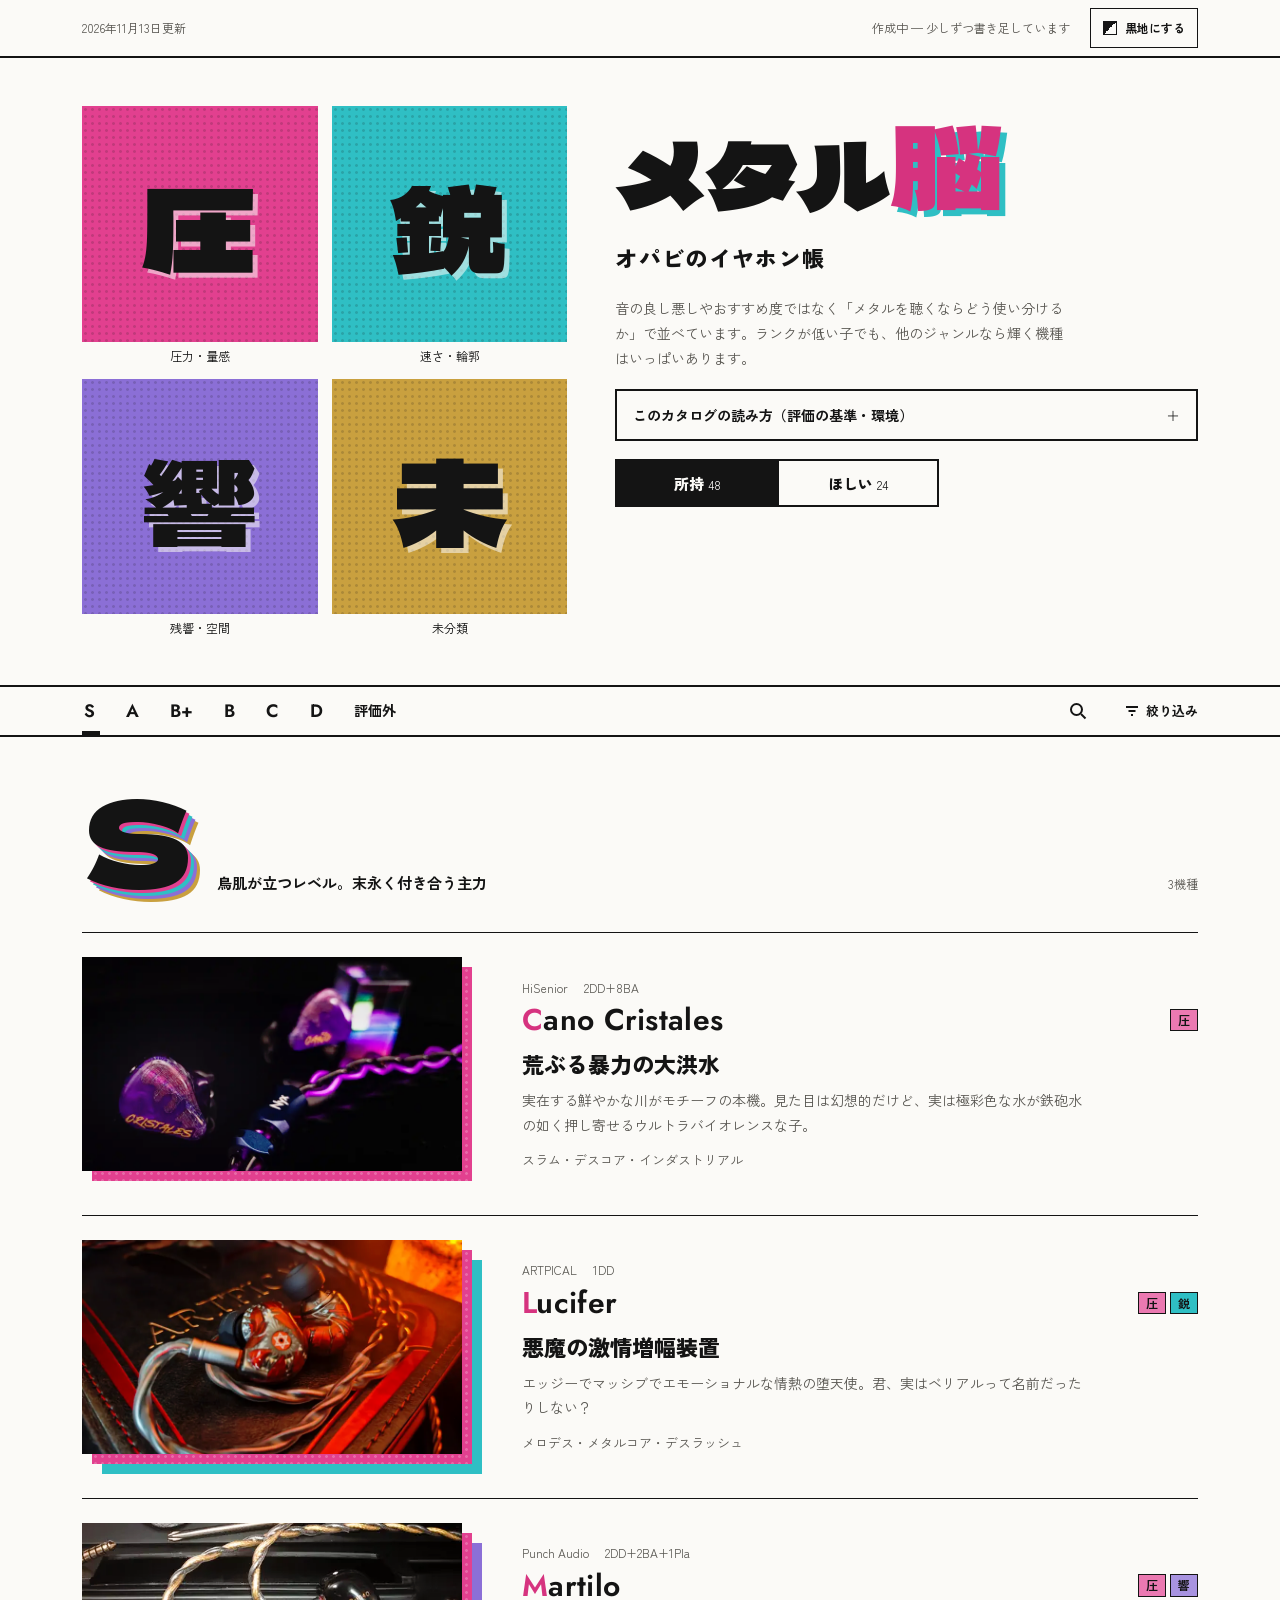
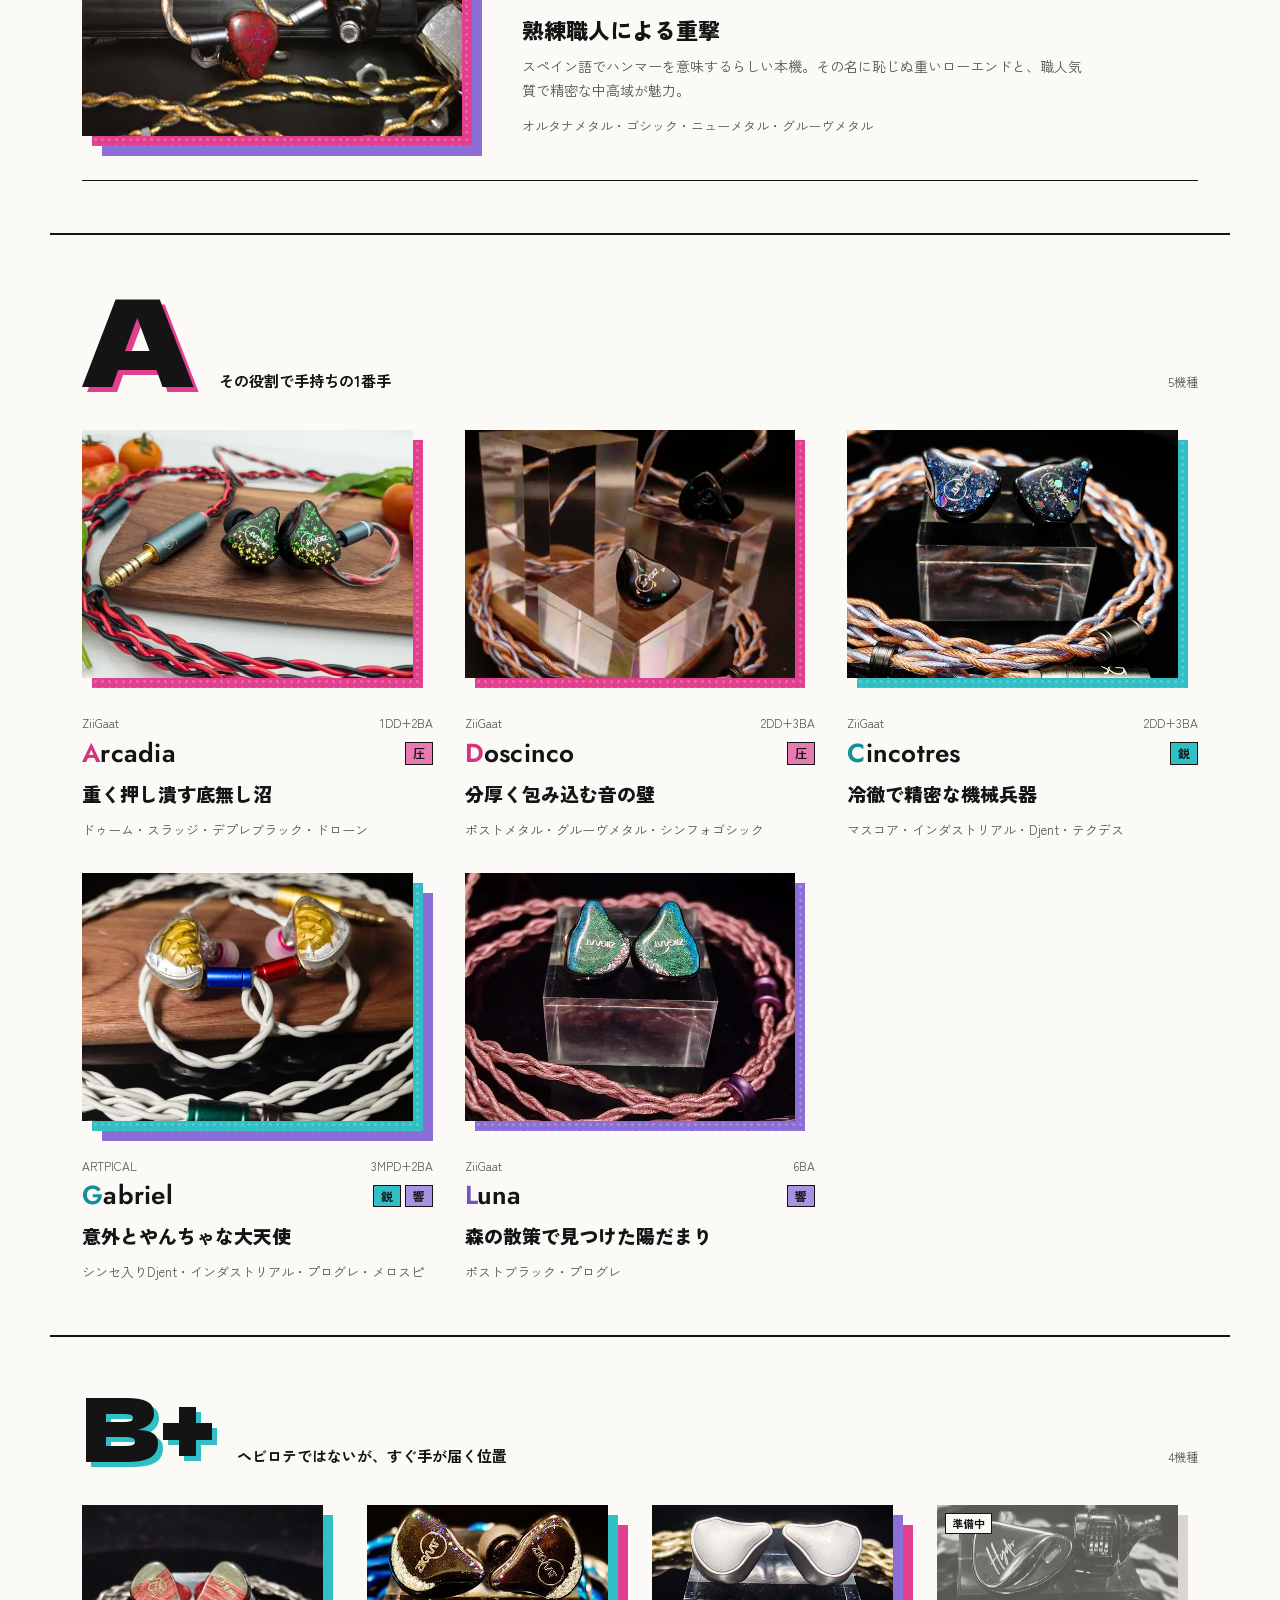
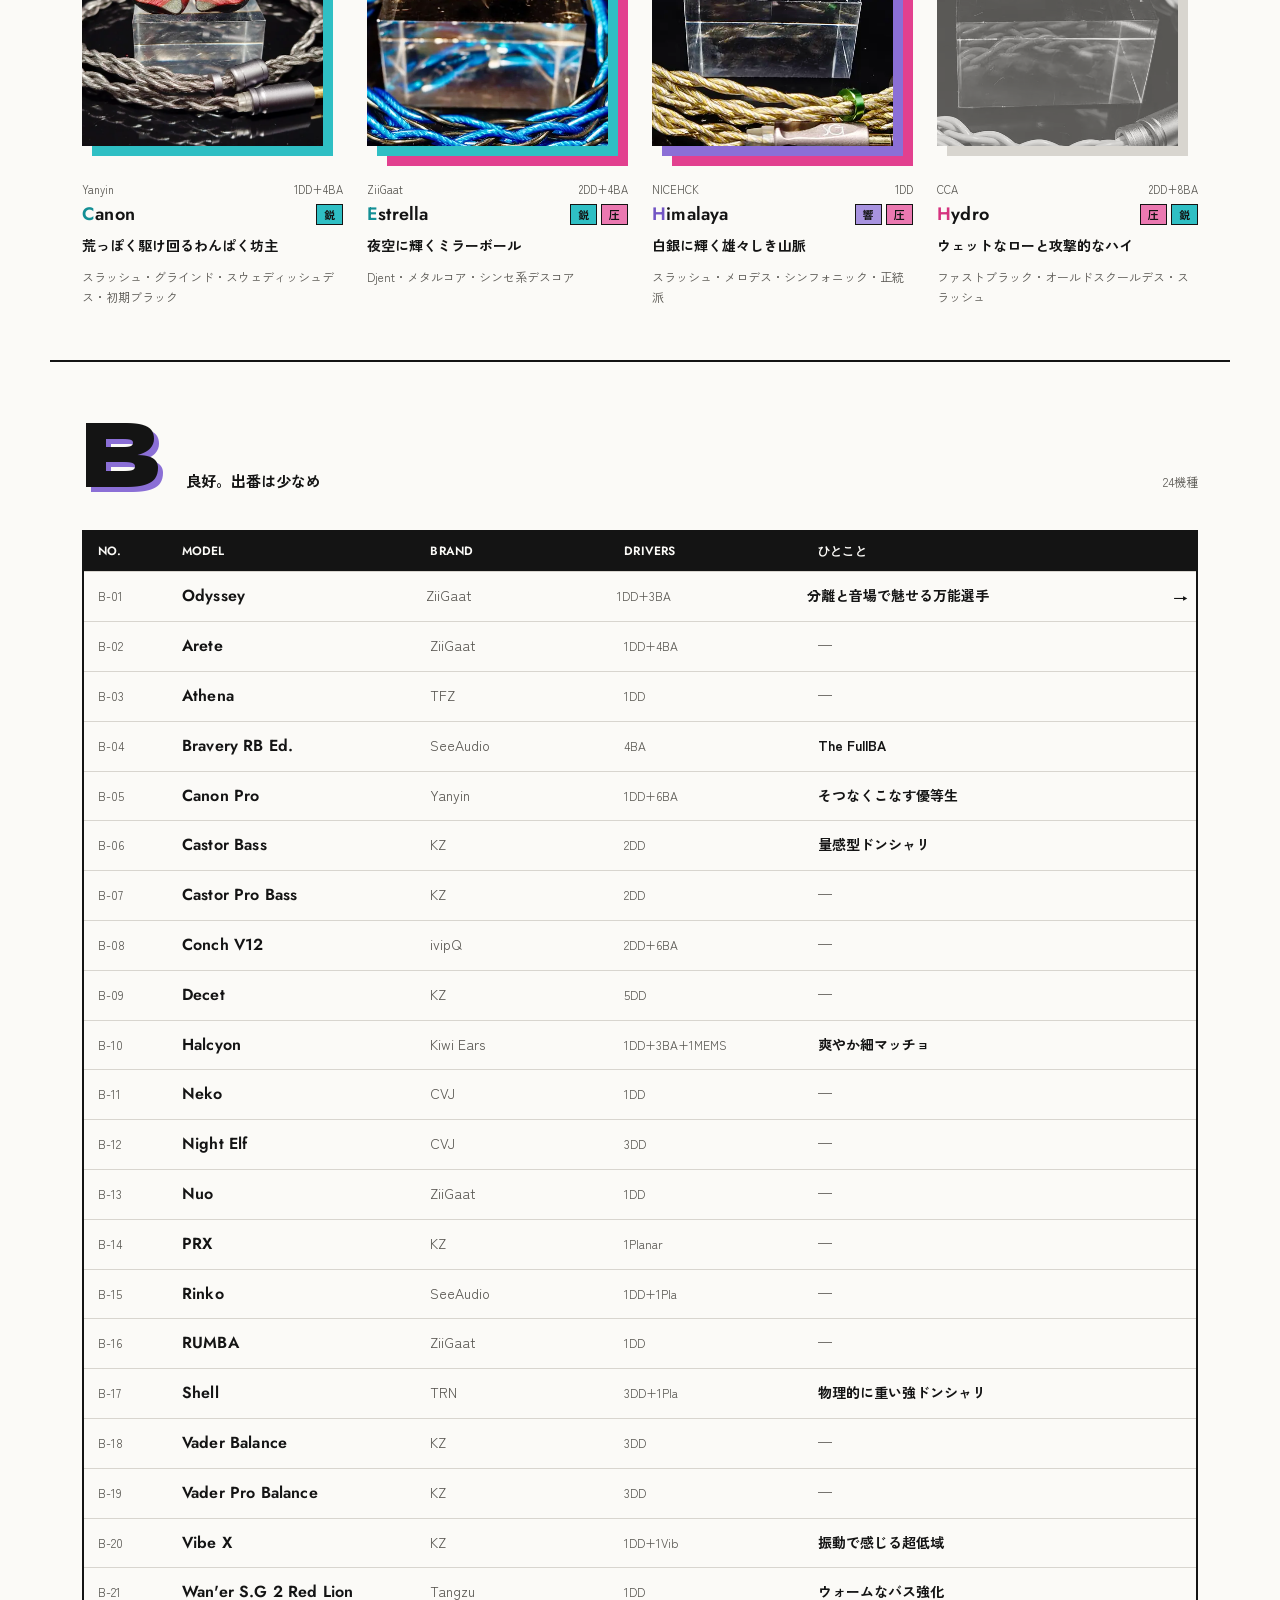
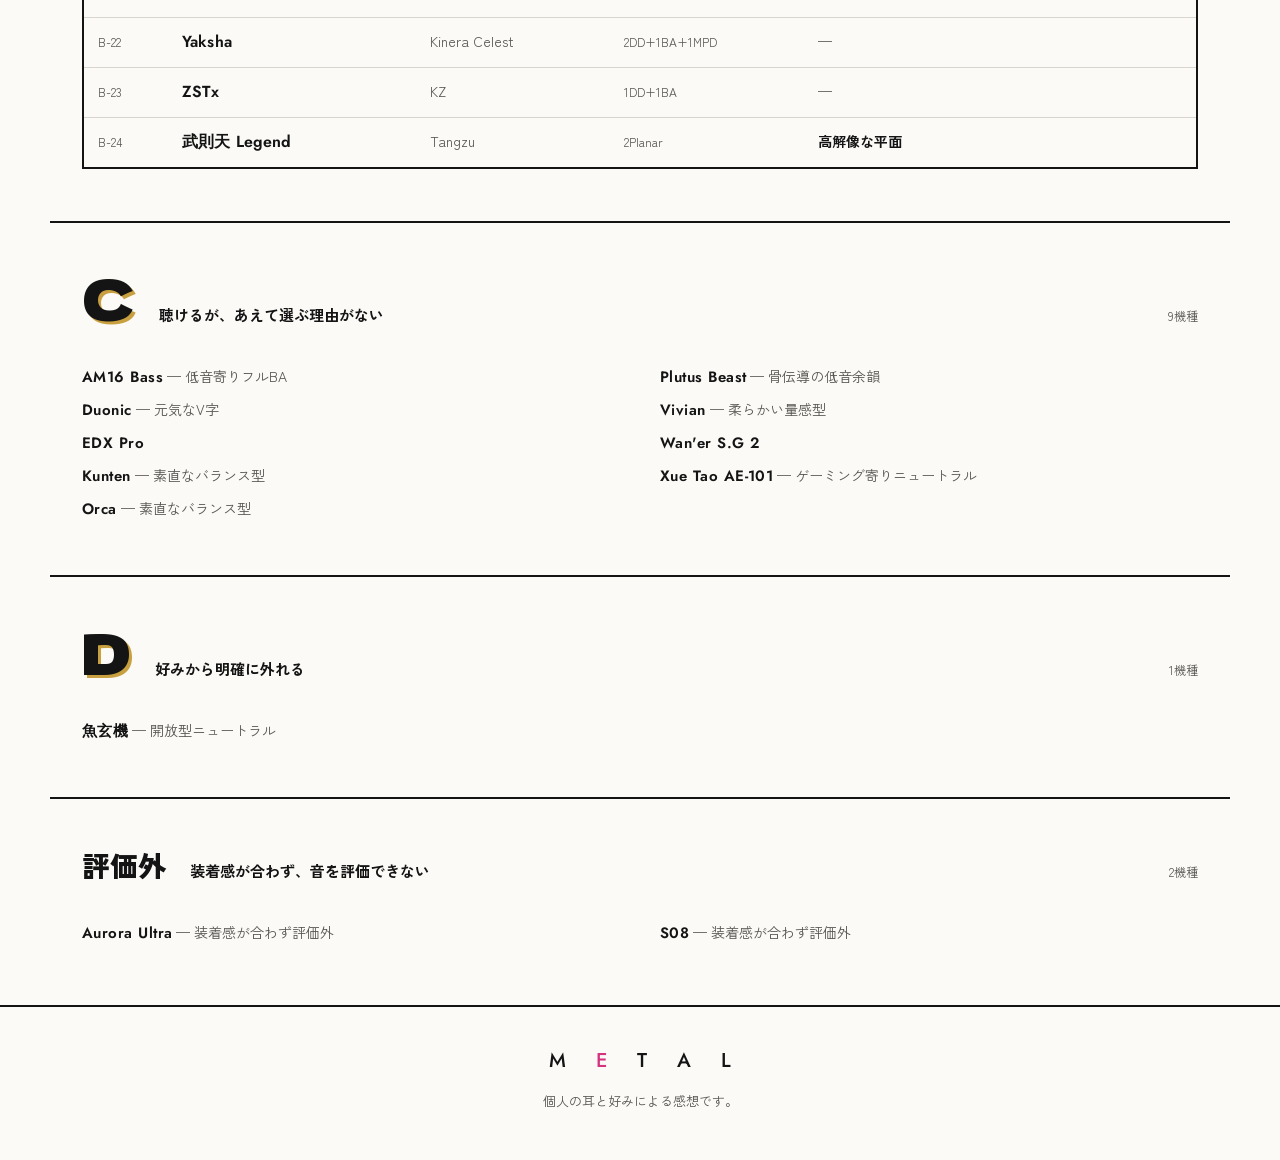
<file: preview/index.html>
<!DOCTYPE html>
<html lang="ja">
<head>
<meta charset="UTF-8">
<meta name="viewport" content="width=device-width, initial-scale=1.0">
<title>メタル脳 — オパビのイヤホン帳</title>
<meta name="description" content="メタルばかり聴く人間の、所持イヤホン台帳。メタルを聴くならどう使い分けるか、で並べています。">
<meta name="color-scheme" content="light dark">
<meta property="og:type" content="website">
<meta property="og:site_name" content="メタル脳">
<meta property="og:locale" content="ja_JP">
<meta property="og:url" content="https://opabin.github.io/iem-catalog/">
<meta property="og:title" content="メタル脳 — オパビのイヤホン帳">
<meta property="og:description" content="メタルばかり聴く人間の、所持イヤホン台帳。">
<meta property="og:image" content="https://opabin.github.io/iem-catalog/ogp.png">
<meta property="og:image:width" content="1200">
<meta property="og:image:height" content="630">
<meta property="og:image:alt" content="メタル脳 — オパビのイヤホン帳">
<meta name="twitter:card" content="summary_large_image">
<link rel="preconnect" href="https://fonts.googleapis.com">
<link rel="preconnect" href="https://fonts.gstatic.com" crossorigin>
<link href="https://fonts.googleapis.com/css2?family=Dela+Gothic+One&family=Jost:wght@400;500;600;700&family=Zen+Kaku+Gothic+New:wght@400;500;700;900&display=swap" rel="stylesheet">
<link rel="stylesheet" href="style.css">
</head>
<body>

<div class="topbar">
<div class="topbar__inner wrap">
  <span>2026年11月13日更新</span>
  <span class="topbar__right">
    <span class="topbar__wip">作成中 — 少しずつ書き足しています</span>
    <button type="button" class="theme-btn" id="themeBtn" aria-pressed="false">
      <span class="theme-btn__sw" aria-hidden="true"></span><span id="themeLabel">黒地にする</span>
    </button>
  </span>
</div>
</div>

<header class="hero wrap">
  <div class="hero__text">
    <h1 class="hero__title">メタル<span class="brain">脳</span></h1>
    <p class="hero__sub"><span class="hero__catch">オパビのイヤホン帳</span></p>
    <p class="hero__short">音の良し悪しではなく、メタルでの使い分けで並べています。</p>
    <p class="hero__lead">音の良し悪しやおすすめ度ではなく「メタルを聴くならどう使い分けるか」で並べています。ランクが低い子でも、他のジャンルなら輝く機種はいっぱいあります。</p>
  </div>
  <div class="hero__panels" id="heroPanels"></div>
  <details class="about" id="about">
    <summary>このカタログの読み方（評価の基準・環境）</summary>
    <div class="about__body">
      <h2>ランクの意味</h2>
      <dl class="about__ranks">
        <dt>S</dt><dd>鳥肌が立つレベル。末永く付き合う主力</dd>
        <dt>A</dt><dd>その役割（ジャンル・曲調）で手持ちの1番手</dd>
        <dt>B+</dt><dd>ヘビロテではないけど、すぐ取れる位置にいる</dd>
        <dt>B</dt><dd>良好。出番は少なめ</dd>
        <dt>C</dt><dd>聴けるけど、あえて選ぶ理由がない</dd>
        <dt>D</dt><dd>好みから明確に外れる</dd>
      </dl>
      <p>あくまで<b>手持ちの中での立ち位置</b>なので、新入りが来たら役割を譲ってランクが下がることも普通にあります。値段は評価に入れてません。同じランクの中の並びは順位ではなく、役割ごと・名前順です。</p>
      <h2>こだわりポイント</h2>
      <p><b>キックのパンチ</b>（物理的な圧）、<b>解像度・分離感</b>、<b>気持ちよく頭を振れるか</b>。逆に、ハイの刺さりや原音忠実性、音場の広さはそこまで気にしてない派。</p>
      <h2>聴き方</h2>
      <p>環境はポータブル（Muse HiFi M5 Ultra／FiiO BTR17）。イヤピもケーブルも普段使いのまま。リファレンス曲は Meshuggah「Bleed」、Slayer「Angel of Death」、Alcest「Komorebi」、Opeth「Deliverance」、Nasum「Scoop」、Extermination Dismemberment「Annihilation Order」。</p>
      <p class="about__note">載ってる機種は全部自腹。耳の形やイヤピで聴こえ方は変わるし、聴き直して評価が変わることもあるので、気になる子がいたらぜひ試聴を。</p>
    </div>
  </details>
  <div class="ledger" role="tablist" aria-label="所持／ほしい">
    <button type="button" role="tab" id="tabOwned" aria-selected="true" data-ledger="owned">所持 <span class="num" id="countOwned"></span></button>
    <button type="button" role="tab" id="tabWish" aria-selected="false" data-ledger="wish">ほしい <span class="num" id="countWish"></span></button>
  </div>
</header>

<main id="viewOwned">
  <nav class="ranktabs" aria-label="ランク">
    <div class="ranktabs__inner wrap">
      <div class="ranktabs__list" id="rankTabs"></div>
      <button type="button" class="icon-btn search-btn" id="searchBtn" aria-label="機種を検索" aria-expanded="false" aria-controls="searchRow"><svg aria-hidden="true" width="18" height="18" viewBox="0 0 18 18" fill="none" stroke="currentColor" stroke-width="2"><circle cx="7.5" cy="7.5" r="5.5"/><path d="M12 12l4.5 4.5"/></svg></button>
      <div class="searchrow" id="searchRow" role="search" hidden>
        <svg aria-hidden="true" width="18" height="18" viewBox="0 0 18 18" fill="none" stroke="currentColor" stroke-width="2"><circle cx="7.5" cy="7.5" r="5.5"/><path d="M12 12l4.5 4.5"/></svg>
        <label for="searchInput" class="sr">機種名・メーカー・ジャンルで探す</label>
        <input type="search" id="searchInput" placeholder="機種名・メーカー・ジャンルで探す" autocomplete="off" enterkeyhint="search">
        <span class="searchrow__count" id="searchCount" aria-live="polite"></span>
        <button type="button" class="link-btn" id="searchClose">閉じる</button>
      </div>
      <button type="button" class="filter-btn" id="filterBtn" aria-haspopup="dialog">
        <svg aria-hidden="true" width="16" height="16" viewBox="0 0 16 16" fill="none" stroke="currentColor" stroke-width="2"><path d="M2 4h12M4.5 8h7M7 12h2"/></svg>絞り込み<span class="filter-btn__badge" id="filterBadge" hidden></span>
      </button>
    </div>
    <div class="filterbar wrap" id="filterBar" hidden></div>
  </nav>
  <div id="tiers"></div>
</main>

<main id="viewWish" hidden>
  <section class="wish-intro wrap">
    <h2 class="label">ほしいもの</h2>
    <p>まだ手元にない、気になっている機種のメモ。買ったら所持の台帳へ移ります。<span class="mono" id="wishMeta"></span></p>
  </section>
  <nav class="brandnav" aria-label="メーカー"><div class="brandnav__inner wrap" id="brandNav"></div></nav>
  <div class="wish wrap" id="wishList"></div>
</main>

<footer class="footer">
  <div class="wrap">
    <div class="footer__mark">M <span class="brain-c">E</span> T A L</div>
    <p>個人の耳と好みによる感想です。</p>
  </div>
</footer>

<!-- 詳細モーダル -->
<div class="modal" id="modal" hidden>
  <div class="modal__panel" id="modalPanel" role="dialog" aria-modal="true" aria-labelledby="dlgTitle" tabindex="-1"></div>
</div>

<!-- 写真の拡大表示（詳細モーダルの上に重ねる） -->
<div class="lightbox" id="lightbox" role="dialog" aria-modal="true" aria-label="写真の拡大表示" tabindex="-1" hidden>
  <button type="button" class="lightbox__close" data-close-lightbox><svg aria-hidden="true" width="14" height="14" viewBox="0 0 14 14" fill="none" stroke="currentColor" stroke-width="2.2"><path d="M2 2l10 10M12 2L2 12"/></svg>閉じる</button>
  <img id="lightboxImg" alt="">
</div>

<!-- 絞り込みシート -->
<div class="sheet" id="sheet" hidden>
  <div class="sheet__scrim" data-close></div>
  <div class="sheet__panel" role="dialog" aria-modal="true" aria-labelledby="sheetTitle" tabindex="-1">
    <div class="sheet__handle" aria-hidden="true"></div>
    <div class="sheet__head">
      <h2 id="sheetTitle">絞り込み</h2>
      <button type="button" class="icon-btn" data-close aria-label="閉じる"><svg aria-hidden="true" width="18" height="18" viewBox="0 0 14 14" fill="none" stroke="currentColor" stroke-width="2"><path d="M2 2l10 10M12 2L2 12"/></svg></button>
    </div>
    <fieldset class="fgroup">
      <legend class="label">役割</legend>
      <div class="fgroup__roles" id="roleOpts"></div>
    </fieldset>
    <fieldset class="fgroup">
      <legend class="label">メーカー</legend>
      <div class="fgroup__makers" id="makerOpts"></div>
    </fieldset>
    <p class="sheet__note">同じ項目の中は「どれか」、役割とメーカーは「両方」に当てはまる機種を表示します。<span id="roleNote" hidden>役割が未設定の機種は、役割で絞り込んでいる間は表示されません。</span></p>
    <div class="sheet__actions">
      <button type="button" class="link-btn" id="filterReset">リセット</button>
      <button type="button" class="primary-btn" id="filterApply">表示</button>
    </div>
  </div>
</div>

<div class="toast" id="toast" role="status" aria-live="polite" hidden></div>

<!-- コピーできない環境（アプリ内ブラウザなど）向け：URLを選択状態で見せる -->
<div class="copybox" id="copyBox" role="dialog" aria-labelledby="copyBoxTitle" hidden>
  <p id="copyBoxTitle">このURLを長押し（または選択）してコピーしてください</p>
  <input type="text" id="copyBoxInput" readonly aria-label="この機種のURL">
  <button type="button" class="link-btn" id="copyBoxClose">閉じる</button>
</div>

<!-- 暗い写真の中間調を持ち上げる補正（写真の lum で自動適用）。黒は黒のまま残し、モヤがかからないようにしている -->
<svg width="0" height="0" style="position:absolute" aria-hidden="true" focusable="false">
  <filter id="lift-strong" color-interpolation-filters="sRGB"><feComponentTransfer><feFuncR type="table" tableValues="0 0.09 0.28 0.42 0.54 0.64 0.73 0.81 0.88 0.94 1"/><feFuncG type="table" tableValues="0 0.09 0.28 0.42 0.54 0.64 0.73 0.81 0.88 0.94 1"/><feFuncB type="table" tableValues="0 0.09 0.28 0.42 0.54 0.64 0.73 0.81 0.88 0.94 1"/></feComponentTransfer></filter>
  <filter id="lift-soft" color-interpolation-filters="sRGB"><feComponentTransfer><feFuncR type="table" tableValues="0 0.095 0.23 0.36 0.47 0.57 0.67 0.76 0.85 0.93 1"/><feFuncG type="table" tableValues="0 0.095 0.23 0.36 0.47 0.57 0.67 0.76 0.85 0.93 1"/><feFuncB type="table" tableValues="0 0.095 0.23 0.36 0.47 0.57 0.67 0.76 0.85 0.93 1"/></feComponentTransfer></filter>
</svg>

<script src="data/models.js"></script>
<script src="data/wishlist.js"></script>
<script src="app.js"></script>
</body>
</html>
</file>
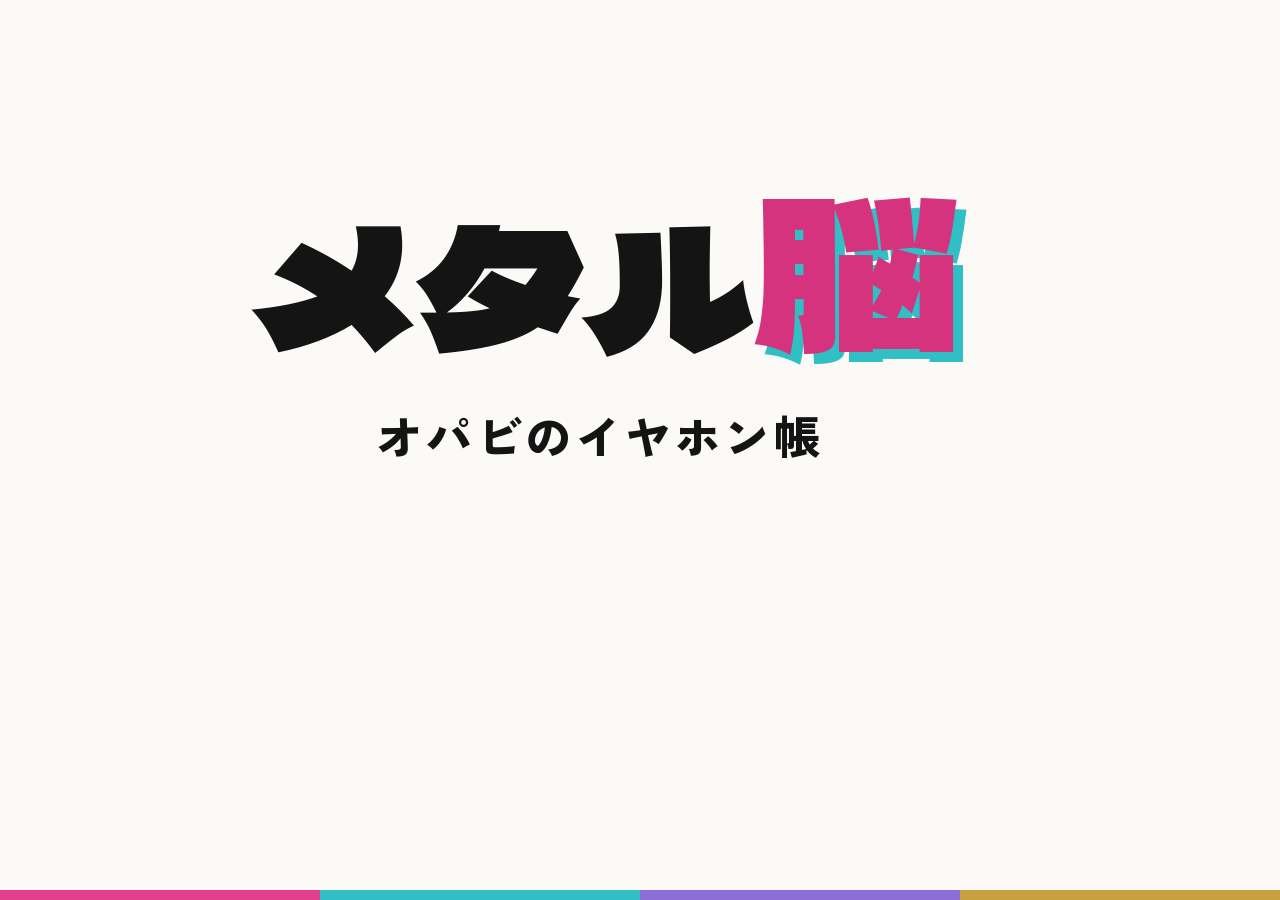
<file: preview/tools/ogp.html>
<!-- OGP画像（1200×630）の元データ。ブラウザで 1200×630 の表示サイズにして撮影し、preview/ogp.png に保存する -->
<!doctype html><html lang="ja"><head><meta charset="utf-8">
<link href="https://fonts.googleapis.com/css2?family=Dela+Gothic+One&family=Zen+Kaku+Gothic+New:wght@900&display=swap" rel="stylesheet">
<style>
*{box-sizing:border-box;margin:0}
body{width:1200px;height:630px;background:#fbfaf7;color:#141414;font-family:'Zen Kaku Gothic New',sans-serif;overflow:hidden;display:grid;place-content:center;text-align:center}
h1{font-family:'Dela Gothic One',sans-serif;font-weight:400;font-size:168px;line-height:1;white-space:nowrap;transform:translateX(5px)}
h1 span{color:#d6337f;font-size:1.22em;text-shadow:10px 10px 0 #2fbfc4}
.sub{margin-top:36px;font-weight:900;font-size:46px;letter-spacing:.08em}
.foot{position:fixed;left:0;right:0;bottom:0;height:10px;display:grid;grid-template-columns:repeat(4,1fr)}
.foot i:nth-child(1){background:#e2408f}.foot i:nth-child(2){background:#2fbfc4}.foot i:nth-child(3){background:#8b6fd6}.foot i:nth-child(4){background:#c9a03f}
</style></head><body>
<h1>メタル<span>脳</span></h1>
<p class="sub">オパビのイヤホン帳</p>
<div class="foot"><i></i><i></i><i></i><i></i></div>
</body></html>
</file>
<file: preview/style.css>
/* ==========================================================
   メタル脳 — オパビのイヤホン帳
   シルクスクリーン・ポップ（案3）
   ========================================================== */

:root{
  --bg:#fbfaf7; --ink:#141414; --sub:#575550; --rule:#d8d5cf;
  --scrim:rgba(20,20,20,.55);
  /* 役割のインク（面に使う） */
  --power:#e2408f; --edge:#2fbfc4; --atmosphere:#8b6fd6; --none:#c9a03f;
  /* 役割の文字色（白地で読める濃さ） */
  --power-t:#d6337f; --edge-t:#138f95; --atmosphere-t:#7255c4; --none-t:#9a7414;
  /* ダブルトーンの影色 */
  --power-d:#6b1d45; --edge-d:#11575a; --atmosphere-d:#36286e; --none-d:#5a4310;
  /* 黒文字を乗せる小さな札・ボタン用（圧・響は明るくしてコントラスト比 6.9） */
  --power-l:#eb79b1; --edge-l:#2fbfc4; --atmosphere-l:#a893e0; --none-l:#c9a03f;

  --f-jp:'Zen Kaku Gothic New',sans-serif;
  --f-en:'Jost',sans-serif;
  --f-mono:'Zen Kaku Gothic New',sans-serif; /* 補足・数字用（等幅はやめて和文に統一） */
  --f-disp:'Dela Gothic One','Zen Kaku Gothic New',sans-serif; /* タイトルとランクの文字 */
  --line:2px solid var(--ink);
  --wrap:1180px;
  --tabs-h:48px;
}
@media (prefers-color-scheme:dark){
  :root:not([data-theme="light"]){
    --bg:#131313; --ink:#f3f1ec; --sub:#b3afa7; --rule:#3a3a3a;
    --scrim:rgba(0,0,0,.72);
    --power-t:#ff5aa8; --edge-t:#3fd3d8; --atmosphere-t:#a993ee; --none-t:#e0b84e;
    color-scheme:dark;
  }
}
:root[data-theme="dark"]{
  --bg:#131313; --ink:#f3f1ec; --sub:#b3afa7; --rule:#3a3a3a;
  --scrim:rgba(0,0,0,.72);
  --power-t:#ff5aa8; --edge-t:#3fd3d8; --atmosphere-t:#a993ee; --none-t:#e0b84e;
  color-scheme:dark;
}

*,*::before,*::after{box-sizing:border-box}
html{-webkit-text-size-adjust:100%}
html.is-locked,html.is-locked body{overflow:hidden}
body{margin:0;background:var(--bg);color:var(--ink);font-family:var(--f-jp);font-size:15px;line-height:1.8}
img{display:block;max-width:100%}
a{color:inherit}
button{font:inherit;color:inherit}
h1,h2,h3,p,ul,ol,dl,dd,fieldset{margin:0;padding:0}
fieldset{border:0;min-width:0}
[hidden]{display:none !important}
:focus-visible{outline:3px solid var(--edge-t);outline-offset:2px}

.wrap{max-width:var(--wrap);margin:0 auto;padding:0 32px}
.mono{font-family:var(--f-mono)}
.label{display:block;padding-left:8px;border-left:6px solid var(--ink);font-family:var(--f-jp);font-weight:900;font-size:16px;line-height:1.2;color:var(--ink)}
h3.label{margin-bottom:14px}

/* ---------- topbar ---------- */
.topbar{border-bottom:var(--line)}
.topbar__inner{display:flex;flex-wrap:wrap;justify-content:space-between;align-items:center;gap:4px 24px;padding-top:8px;padding-bottom:8px;font-family:var(--f-mono);font-size:12px;color:var(--sub)}
.topbar__right{display:flex;align-items:center;gap:20px}
.theme-btn{display:inline-flex;align-items:center;gap:8px;min-height:40px;padding:0 12px;background:var(--bg);border:1.5px solid var(--ink);color:var(--ink);font-family:var(--f-jp);font-weight:700;font-size:12px;cursor:pointer}
.theme-btn__sw{width:14px;height:14px;border:1.5px solid var(--ink);background:linear-gradient(135deg,var(--ink) 50%,var(--bg) 50%)}

/* ---------- hero ---------- */
.hero{display:grid;grid-template-columns:minmax(0,5fr) minmax(0,6fr);grid-template-rows:auto auto auto 1fr;grid-template-areas:"panels text" "panels about" "panels ledger" "panels .";column-gap:48px;row-gap:18px;align-items:start;padding-top:48px;padding-bottom:48px}
.hero__text{grid-area:text}
.hero__panels{grid-area:panels;display:grid;grid-template-columns:repeat(2,minmax(0,1fr));gap:14px}
.about{grid-area:about}
.ledger{grid-area:ledger}

.hero__title{font-family:var(--f-disp);font-weight:400;font-size:clamp(56px,7.6vw,92px);line-height:1;white-space:nowrap}
.brain{color:var(--power-t);font-size:1.22em;text-shadow:6px 6px 0 var(--edge)}
.hero__sub{display:flex;flex-wrap:wrap;align-items:baseline;gap:4px 16px;margin-top:20px}
.hero__catch{font-weight:900;font-size:22px;letter-spacing:.06em}
.hero__short{display:none}
.hero__lead{margin-top:18px;max-width:460px;font-size:14px;color:var(--sub)}

.panel{margin:0}
.panel__type{position:relative;aspect-ratio:1;display:grid;place-items:center;overflow:hidden;background-color:var(--c);background-image:radial-gradient(rgba(20,20,20,.16) 1.2px,transparent 1.6px);background-size:7px 7px}
.panel__glyph{font-family:var(--f-disp);font-size:clamp(44px,9vw,128px);line-height:1;color:#141414;text-shadow:5px 5px 0 rgba(251,250,247,.55)}
.panel figcaption{margin-top:6px;font-size:12px;line-height:1.4;text-align:center}

.about{border:var(--line)}
.about summary{list-style:none;cursor:pointer;display:flex;align-items:center;justify-content:space-between;gap:12px;min-height:48px;padding:0 16px;font-weight:700;font-size:14px}
.about summary::-webkit-details-marker{display:none}
.about summary::after{content:'＋';font-weight:400}
.about[open] summary::after{content:'－'}
.about__body{padding:4px 16px 18px;font-size:14px;color:var(--sub);border-top:1px solid var(--rule)}
.about__body h2{margin:14px 0 4px;font-size:13px;font-weight:900;color:var(--ink)}
.about__body b{color:var(--ink)}
.about__ranks{display:grid;grid-template-columns:auto 1fr;gap:2px 14px}
.about__ranks dt{font-family:var(--f-en);font-weight:600;color:var(--ink)}
.about__note{margin-top:14px;padding-top:12px;border-top:1px solid var(--rule)}

.ledger{display:grid;grid-template-columns:repeat(2,minmax(0,160px));border:var(--line);width:max-content;max-width:100%}
.ledger button{min-height:44px;padding:0 18px;background:var(--bg);color:var(--ink);border:0;font-weight:900;font-size:15px;cursor:pointer}
.ledger button + button{border-left:var(--line)}
.ledger button[aria-selected="true"]{background:var(--ink);color:var(--bg)}
.ledger .num{font-family:var(--f-mono);font-weight:400;font-size:12px}

/* ---------- rank tabs ---------- */
.ranktabs{position:sticky;top:env(safe-area-inset-top,0px);z-index:20;background:var(--bg);border-top:var(--line);border-bottom:var(--line)}
.ranktabs__inner{display:flex;align-items:center;gap:12px}
.ranktabs__list{display:flex;gap:24px;overflow-x:auto;scrollbar-width:none;flex:1 1 auto;min-width:0}
.ranktabs__list::-webkit-scrollbar{display:none}
.ranktab{flex:0 0 auto;min-height:var(--tabs-h);padding:0 2px;background:none;border:0;font-family:var(--f-en);font-weight:600;font-size:18px;cursor:pointer;white-space:nowrap}
.ranktab--jp{font-family:var(--f-jp);font-weight:700;font-size:14px}
.ranktab[aria-current="true"]{box-shadow:inset 0 -4px 0 var(--ink)}
.ranktab:disabled{color:var(--sub);opacity:.6;cursor:default}
.ranktab .n{font-family:var(--f-mono);font-weight:400;font-size:11px;margin-left:3px;color:var(--sub)}
.search-btn{flex:0 0 auto}
.ranktabs__inner.is-search .ranktabs__list,.ranktabs__inner.is-search .search-btn,.ranktabs__inner.is-search .filter-btn{display:none}
.searchrow{flex:1 1 auto;display:flex;align-items:center;gap:10px;min-height:var(--tabs-h)}
.searchrow input{flex:1 1 auto;min-width:0;min-height:40px;padding:0 4px;border:0;background:transparent;color:var(--ink);font:inherit;font-weight:700;font-size:16px;outline:none}
.searchrow input::placeholder{color:var(--sub);font-weight:500}
.searchrow input::-webkit-search-cancel-button{display:none}
.searchrow:focus-within{box-shadow:inset 0 -3px 0 var(--emph,var(--power))}
.searchrow__count{flex:0 0 auto;font-family:var(--f-mono);font-size:12px;color:var(--sub)}
.searchrow .link-btn{flex:0 0 auto;min-height:36px;font-size:13px}
.empty-note{padding-top:48px;padding-bottom:64px;font-weight:700;font-size:15px;text-align:center;color:var(--sub)}
.filter-btn{flex:0 0 auto;display:inline-flex;align-items:center;gap:6px;min-height:44px;padding:0 0 0 12px;background:var(--bg);border:0;font-weight:700;font-size:13px;cursor:pointer}
.filter-btn__badge{display:inline-grid;place-items:center;min-width:20px;height:20px;padding:0 4px;background:var(--power-l);color:#141414;border:1.5px solid var(--ink);font-family:var(--f-en);font-size:12px;line-height:1}
.filterbar{display:flex;flex-wrap:wrap;align-items:center;gap:8px 10px;padding-top:8px;padding-bottom:10px;border-top:1px solid var(--rule);font-size:13px}
.chip{display:inline-flex;align-items:center;gap:4px;padding:1px 2px 1px 8px;border:1.5px solid var(--ink);font-weight:700;background:var(--bg)}
.chip--role{color:#141414}
.chip button{display:inline-grid;place-items:center;width:30px;height:30px;margin:-6px -2px;background:none;border:0;cursor:pointer;color:inherit}
.filterbar__count{color:var(--sub)}
.filterbar__count b{color:var(--ink)}
.filterbar .link-btn{margin-left:auto;font-size:12px;min-height:36px}

/* ---------- tiers ---------- */
.tier{scroll-margin-top:calc(var(--tabs-h) + 4px)}
.tier > .wrap{padding-top:52px;padding-bottom:52px}
.tier + .tier > .wrap{border-top:var(--line)}
.tier__head{display:flex;align-items:baseline;flex-wrap:wrap;gap:8px 24px;margin-bottom:36px}
.tier__rank{font-family:var(--f-disp);font-weight:400;font-size:120px;line-height:.8;text-shadow:5px 5px 0 var(--rk,var(--power))}
.tier--S .tier__rank{text-shadow:3px 3px 0 var(--power),6px 6px 0 var(--edge),9px 9px 0 var(--atmosphere),12px 12px 0 var(--none)}
.tier--BP .tier__rank,.tier--B .tier__rank{font-size:88px}
.tier--C .tier__rank,.tier--D .tier__rank{font-size:56px;text-shadow:3px 3px 0 var(--none)}
.tier--X .tier__rank{font-family:var(--f-jp);font-weight:900;font-size:28px;line-height:1;text-shadow:none}
.tier__desc{font-weight:700;font-size:15px}
.tier__count{margin-left:auto;font-family:var(--f-mono);font-size:12px;color:var(--sub)}
.tier--A{--rk:var(--power)} .tier--BP{--rk:var(--edge)} .tier--B{--rk:var(--atmosphere)}

/* 写真の版ズレ — 枠なしの写真の後ろに、主の色の板（--gap ずらし）、副の色の板（--gap×2 ずらし）を重ねる */
.mat{position:relative;isolation:isolate;--gap:10px;padding:0 calc(var(--gap) * 2) calc(var(--gap) * 2) 0}
.mat--sm{--gap:6px}
.mat::after{content:'';position:absolute;z-index:-1;inset:var(--gap);background-color:var(--main-c,var(--rule))}
.mat.has-sub::before{content:'';position:absolute;z-index:-2;inset:calc(var(--gap) * 2) 0 0 calc(var(--gap) * 2);background:var(--sub-c)}
.mat--dots::after{background-image:radial-gradient(#ffffff38 1.2px,transparent 1.6px);background-size:7px 7px}
.mat__inner{position:relative}
.ph{position:relative;overflow:hidden;aspect-ratio:var(--ar,1);background:var(--rule)}
.ph img{width:100%;height:100%;object-fit:cover}
.ph img.lift-strong{filter:url(#lift-strong)}
.ph img.lift-soft{filter:url(#lift-soft)}
.noimg{position:absolute;inset:0;display:grid;place-items:center;font-family:var(--f-mono);font-size:12px;color:var(--sub);text-align:center;padding:8px}
.badge{position:absolute;left:var(--bp,8px);top:var(--bp,8px);z-index:2;padding:0 6px;background:var(--bg);border:1.5px solid var(--ink);font-size:11px;font-weight:700;line-height:1.7}
.mat--sm .badge{--bp:6px}
.is-pending .mat::after{background:var(--rule)}
.is-pending .ph img{filter:grayscale(1);opacity:.6}
.dlg__photo .mat{--gap:14px}

.meta{display:flex;justify-content:space-between;gap:8px;font-family:var(--f-mono);font-size:12px;color:var(--sub)}
.name{font-family:var(--f-en);font-weight:600;letter-spacing:.01em;line-height:1.2}
.name .ini{color:var(--ini,var(--ink))}
.catch{font-weight:900;line-height:1.55}
.chips{display:flex;flex-wrap:wrap;align-items:center;gap:6px;font-size:13px;color:var(--sub)}
.namerow{display:flex;justify-content:space-between;align-items:center;flex-wrap:wrap;gap:4px 10px}
.namerow .chips{gap:4px;font-size:12px}
.genre{font-size:13px;line-height:1.7;color:var(--sub)}
.rchip{display:inline-block;padding:0 7px;border:1.5px solid var(--ink);color:#141414;font-weight:700;line-height:1.7}

/* S：1列 横長写真＋文字 */
.slist{border-bottom:1px solid var(--ink)}
.srow{border-top:1px solid var(--ink)}
.srow__link{display:grid;grid-template-columns:minmax(0,400px) minmax(0,1fr);gap:40px;align-items:center;padding:24px 0;text-decoration:none}
.srow .ph{--ar:16/9}
.srow .meta{justify-content:flex-start;gap:16px}
.srow .namerow{margin-top:4px}
.srow .name{font-size:30px}
.srow .catch{margin-top:8px;font-size:22px}
.srow__lead{margin-top:8px;max-width:560px;font-size:14px;line-height:1.75;color:var(--sub)}
.srow .genre{margin-top:12px}

/* A / B+：カード */
.cards{display:grid;gap:32px}
.tier--A .cards{grid-template-columns:repeat(3,minmax(0,1fr))}
.tier--BP .cards{grid-template-columns:repeat(4,minmax(0,1fr));gap:24px}
.tier--A .ph{--ar:4/3}
.card__link{display:block;text-decoration:none}
.card .meta{margin-top:14px}
.card .namerow{margin-top:4px}
.card .name{font-size:26px}
.card .catch{margin-top:10px;font-size:19px}
.card .genre{margin-top:10px}
.tier--BP .card .name{font-size:18px}
.tier--BP .card .catch{font-size:14px;font-weight:700}
.tier--BP .card .meta{font-size:11px}
.tier--BP .namerow .chips{font-size:11px}
.tier--BP .card .genre{font-size:12px}

a.card__link:hover .name,a.srow__link:hover .name,a.lrow__link:hover .lrow__name{text-decoration:underline;text-decoration-thickness:2px;text-underline-offset:4px}

/* B：表 */
.ledger-list{list-style:none;border:var(--line)}
.ledger-head,.lrow__link{display:grid;grid-template-columns:72px minmax(0,1.3fr) minmax(0,1fr) minmax(0,1fr) minmax(0,2fr);gap:12px;align-items:baseline;padding:10px 14px}
.ledger-head{background:var(--ink);color:var(--bg);font-family:var(--f-en);font-weight:600;font-size:12px;letter-spacing:.01em;padding-top:9px;padding-bottom:9px}
.lrow + .lrow,.ledger-head + .lrow{border-top:1px solid var(--rule)}
.lrow__link{text-decoration:none}
a.lrow__link{position:relative;padding-right:32px}
a.lrow__link::after{content:'→';position:absolute;right:8px;top:50%;transform:translateY(-50%);font-weight:700;color:var(--ink)}
.lrow__no,.lrow__drv{font-family:var(--f-mono);font-size:12px;color:var(--sub)}
.lrow__name{font-family:var(--f-en);font-weight:600;font-size:16px;letter-spacing:.01em}
.lrow__brand{color:var(--sub);font-size:14px}
.lrow__catch{font-weight:700;font-size:14px}
.lrow__catch.is-empty{color:var(--sub);font-weight:400}

/* C / D / 評価外 */
.mini{list-style:none;columns:2;column-gap:40px;font-size:14px}
.mini li{break-inside:avoid;margin-bottom:6px}
.mini b{font-family:var(--f-en);font-weight:600;font-size:15px;letter-spacing:.03em}
.mini span{color:var(--sub)}

/* ---------- wishlist ---------- */
.wish-intro{display:flex;flex-wrap:wrap;align-items:baseline;gap:8px 32px;padding-top:24px;padding-bottom:24px;border-top:var(--line)}
.wish-intro p{font-size:14px;color:var(--sub)}
.wish-intro .mono{margin-left:1em;font-size:12px}
.brandnav{position:sticky;top:env(safe-area-inset-top,0px);z-index:20;background:var(--bg);border-top:var(--line);border-bottom:var(--line)}
.brandnav__inner{display:flex;flex-wrap:wrap;gap:2px 22px;padding-top:8px;padding-bottom:10px}
.brandnav button{min-height:36px;padding:0;background:none;border:0;font-family:var(--f-en);font-weight:600;font-size:15px;cursor:pointer}
.brandnav button .n{margin-left:4px;font-family:var(--f-mono);font-weight:400;font-size:11px;color:var(--sub)}
.brandnav button[aria-current="true"]{box-shadow:inset 0 -3px 0 var(--ink)}
.wish{columns:3 300px;column-gap:48px;padding-top:12px;padding-bottom:88px}
.wgroup{break-inside:avoid;padding:28px 0 8px;scroll-margin-top:calc(var(--brandnav-h,56px) + 8px)}
.wgroup__head{display:flex;align-items:baseline;justify-content:space-between;gap:12px;margin-bottom:8px}
.wgroup__head h3{font-family:var(--f-en);font-weight:600;font-size:24px;letter-spacing:.01em}
.wgroup__head span{font-family:var(--f-mono);font-size:12px;color:var(--sub)}
.wgroup ul{list-style:none;border-bottom:1px solid var(--ink)}
.wgroup li{display:flex;flex-wrap:wrap;justify-content:space-between;align-items:baseline;gap:0 12px;padding:10px 0;border-top:1px solid var(--ink)}
.wgroup .wnote{flex-basis:100%;margin-top:2px;font-size:13px;color:var(--sub)}
.wgroup li b{font-family:var(--f-en);font-weight:600;font-size:17px;letter-spacing:.04em}
.wgroup li span{font-family:var(--f-mono);font-size:12px;color:var(--sub);white-space:nowrap}

/* ---------- footer ---------- */
.footer{border-top:var(--line);text-align:center;padding:36px 0 48px}
.footer__mark{font-family:var(--f-en);font-weight:500;font-size:20px;letter-spacing:.6em;padding-left:.6em}
.brain-c{color:var(--power-t)}
.footer p{margin-top:10px;font-size:13px;color:var(--sub)}

/* ---------- buttons ---------- */
.icon-btn{display:inline-grid;place-items:center;width:44px;height:44px;padding:0;background:none;border:0;cursor:pointer}
.link-btn{min-height:44px;padding:0 4px;background:none;border:0;border-bottom:var(--line);font-weight:700;font-size:14px;cursor:pointer}
.primary-btn{min-height:52px;padding:0 18px;background:var(--ink);color:var(--bg);border:var(--line);box-shadow:3px 3px 0 var(--power);font-weight:900;font-size:15px;cursor:pointer}
.outline-btn{display:flex;align-items:center;justify-content:center;gap:8px;min-height:48px;padding:0 16px;background:var(--bg);border:var(--line);font-weight:700;font-size:14px;cursor:pointer}

/* ---------- modal ---------- */
.modal{position:fixed;inset:0;z-index:50;overflow-y:auto;overscroll-behavior:contain;background:var(--scrim);padding:0 24px}
.modal__panel{max-width:1080px;margin:48px auto;background:var(--bg);border:var(--line);padding:0 32px 64px;outline:none}
.dlg__bar{position:sticky;top:0;z-index:5;display:flex;justify-content:flex-start;align-items:center;gap:20px;min-height:60px;margin:0 -32px;padding:0 32px;background:var(--bg);border-bottom:var(--line);font-family:var(--f-mono);font-size:12px;color:var(--sub)}
.dlg__actions{flex:1 1 auto;display:flex;align-items:center;gap:8px}
.dlg__share{display:inline-flex;align-items:center;gap:6px;min-height:36px;padding:0 12px;background:var(--bg);border:1.5px solid var(--ink);font-family:var(--f-jp);font-weight:700;font-size:12px;color:var(--ink);cursor:pointer}
.dlg__close{margin-left:auto;display:inline-flex;align-items:center;gap:8px;min-height:40px;padding:0 14px;background:var(--bg);border:var(--line);box-shadow:3px 3px 0 var(--ink);font-family:var(--f-jp);font-weight:700;font-size:13px;color:var(--ink);cursor:pointer}

.dlg__hero{display:flex;flex-wrap:wrap;gap:48px;padding:40px 0 48px}
.dlg__photo{flex:1 1 480px;min-width:0;max-width:600px}
.dlg__photo .ph{--ar:1}
.dlg__info{flex:1 1 340px;min-width:0;display:flex;flex-direction:column}
.dlg__rankrow{display:flex;align-items:flex-end;gap:20px}
.dlg__rank{font-family:var(--f-disp);font-weight:400;font-size:120px;line-height:.8;text-shadow:6px 6px 0 var(--rk,var(--power))}
.dlg__rank.is-S{text-shadow:3px 3px 0 var(--power),6px 6px 0 var(--edge),9px 9px 0 var(--atmosphere),12px 12px 0 var(--none)}
.dlg__rank.is-sm{font-size:64px}
.dlg__spec{font-family:var(--f-mono);font-size:12px;line-height:1.7;color:var(--sub)}
.dlg__name{margin-top:32px;font-size:48px}
.dlg__spec .chips{margin-top:8px;gap:4px;font-size:13px}
.dlg__catch{margin-top:18px;font-weight:900;font-size:28px;line-height:1.5}
.dlg__lead{margin-top:14px;font-size:15px}
.dlg__genre{margin-top:20px;font-size:14px}

.dsec{padding:36px 0 40px;border-top:var(--line)}
.tone{display:grid;grid-template-columns:repeat(3,minmax(0,1fr));gap:20px}
.tone > div{border:4px solid var(--c)}
/* 枠線は役割の原色、見出しの背景は役割の色を薄く敷く（文字は黒のまま読める） */
.tone h3{padding:8px 16px;background:var(--bg);background:color-mix(in srgb,var(--c) 35%,var(--bg))}
.tone__tag{display:block;color:var(--ink);font-weight:900;font-size:16px;line-height:1.35}
.tone__sub{display:block;font-weight:700;font-size:12px}
.tone p{padding:12px 16px 16px;font-size:14px}
.tone__kw{list-style:none;margin:0;padding:12px 16px 16px;display:flex;flex-wrap:wrap;gap:4px 0;font-weight:700;font-size:15px;line-height:1.6}
.tone__kw li{white-space:nowrap}
.tone__kw li:not(:last-child)::after{content:'／';margin:0 .35em;color:var(--sub);font-weight:400}
.tempo{max-width:560px}
.tempo__bar{display:grid;grid-template-columns:repeat(5,minmax(0,1fr));gap:6px}
.tempo__cell{position:relative;height:28px;border:var(--line);background:var(--bg)}
.tempo__cell.is-on{background-image:radial-gradient(var(--emph,var(--power)) 1.7px,transparent 2px);background-size:6px 6px}
.tempo__cell.is-best{background:var(--emph,var(--power))}
.tempo__ends{display:flex;justify-content:space-between;margin-top:8px;font-weight:700;font-size:13px}
.tempo__legend{display:flex;flex-wrap:wrap;gap:4px 18px;margin-top:10px;font-size:12px;color:var(--sub)}
.tempo__legend span{display:inline-flex;align-items:center;gap:6px}
.tempo__legend i{width:14px;height:14px;border:1.5px solid var(--ink)}
.tempo__legend .lg-best{background:var(--emph,var(--power))}
.tempo__legend .lg-on{background-image:radial-gradient(var(--emph,var(--power)) 1.2px,transparent 1.5px);background-size:4px 4px}
.tempo__note{margin-top:12px;max-width:560px;font-size:14px;color:var(--sub)}
.likes{display:grid;grid-template-columns:repeat(2,minmax(0,1fr));gap:56px}
.nlist{list-style:none;counter-reset:n;display:flex;flex-direction:column;gap:12px}
.nlist li{counter-increment:n;display:grid;grid-template-columns:48px minmax(0,1fr)}
.nlist li::before{content:counter(n,decimal-leading-zero);font-family:var(--f-en);font-weight:600;font-size:24px;line-height:1;padding-top:3px}
.nlist--good li::before{text-shadow:2px 2px 0 var(--emph,var(--power))}
.nlist--bad li::before{color:var(--sub)}
.fit{margin-top:24px;padding:10px 14px;border:1.5px solid var(--ink);font-size:14px}
.fit b{margin-right:.5em}

.verdict{display:grid;grid-template-columns:160px minmax(0,1fr);gap:24px;align-items:baseline;padding:48px 0;border-top:var(--line);border-bottom:var(--line)}
.verdict .label{margin-top:0} /* 見出しは本文1行目のベースラインに揃える（強調の有無で行の高さが変わっても揃う） */
.verdict p{max-width:820px;font-weight:700;font-size:28px;line-height:2.1;letter-spacing:.03em}
.verdict p > span{background:linear-gradient(var(--ink),var(--ink)) 0 100%/100% 2px no-repeat;padding-bottom:.3em;-webkit-box-decoration-break:clone;box-decoration-break:clone}
.verdict em{font-style:normal;font-weight:900;font-size:1.22em;text-shadow:3px 3px 0 var(--emph,var(--power))}

.dlg__lists{display:flex;flex-wrap:wrap;gap:40px 56px;padding-top:44px}
.dlg__lists > div{flex:1 1 340px;min-width:0}
.playlist{list-style:none;border-top:var(--line)}
.playlist li{border-bottom:1px solid var(--rule)}
.playlist a{display:grid;grid-template-columns:28px minmax(0,1fr) auto;gap:12px;align-items:center;min-height:48px;padding:6px 0;text-decoration:none}
.playlist .sq{width:18px;height:18px;border:var(--line)}
.playlist b{font-family:var(--f-en);font-weight:600;font-size:17px;letter-spacing:.03em}
.playlist .by{color:var(--sub);font-size:14px}
.playlist .ext{margin-left:6px;font-weight:700;font-size:14px;color:var(--sub)}
.playlist a[href]:hover b{text-decoration:underline;text-decoration-thickness:2px;text-underline-offset:4px}
.sr{position:absolute;width:1px;height:1px;overflow:hidden;clip:rect(0 0 0 0);white-space:nowrap}
.dlg__close .lbl-sp{display:none}
.playlist .pick{font-size:12px;font-weight:900;padding:0 8px;border:1.5px solid var(--ink);background:var(--bg);color:var(--ink);box-shadow:2px 2px 0 var(--emph,var(--power))}
.vs{border-top:var(--line)}
.vs__item{display:block;width:100%;text-align:left;padding:12px 0;background:none;border:0;border-bottom:1px solid var(--rule);font-size:14px}
button.vs__item{cursor:pointer}
.vs__item--link{display:grid;grid-template-columns:minmax(0,1fr) auto;gap:12px;align-items:center;color:var(--ink)}
.vs__item--link b{text-decoration:underline;text-decoration-thickness:2px;text-underline-offset:4px}
.vs__go{flex:0 0 auto;padding:4px;box-sizing:content-box;border:1.5px solid var(--ink);box-shadow:2px 2px 0 var(--emph,var(--power))}
.vs__item--link:hover .vs__go{background:var(--emph,var(--power));color:#141414}
.vs__item b{font-family:var(--f-en);font-weight:600;font-size:16px;margin-right:.6em}
.setup{font-family:var(--f-mono);font-size:13px;line-height:1.9}
.log{margin-top:24px;border:1.5px solid var(--ink)}
.log summary{cursor:pointer;min-height:44px;display:flex;align-items:center;padding:0 14px;font-weight:700;font-size:14px}
.log__body{padding:0 14px 14px;font-size:14px;color:var(--sub)}
.log__body h4{margin:12px 0 2px;font-size:13px;color:var(--ink)}
.log__body p{margin:0}

.dlg__foot{margin-top:40px}
.pager{display:grid;grid-template-columns:repeat(2,minmax(0,1fr));gap:12px;margin-top:20px;padding-top:20px;border-top:var(--line)}
.pager a{display:block;padding:10px 14px 12px;border:var(--line);text-decoration:none;box-shadow:4px 4px 0 var(--rc,var(--ink))}
.pager a.next{text-align:right}
.pager .p-label{display:flex;align-items:center;gap:8px;font-family:var(--f-mono);font-size:11px;color:var(--sub)}
.pager a.next .p-label{justify-content:flex-end}
.pager .p-roles{display:inline-flex;gap:4px}
.pager .p-roles .rchip{font-size:11px;line-height:1.5;padding:0 5px}
.pager a.next .p-roles{order:-1}
.pager b{display:block;margin-top:2px;font-family:var(--f-en);font-weight:600;font-size:17px;letter-spacing:.01em}
.swipe-hint{margin-top:12px;font-size:12px;color:var(--sub);text-align:center;display:none}

/* ---------- 写真の拡大表示 ---------- */
.dlg__photo{position:relative;cursor:zoom-in}
.zoom-btn{position:absolute;right:calc(var(--gap, 14px) * 2 + 10px);bottom:calc(var(--gap, 14px) * 2 + 10px);z-index:3;display:inline-flex;align-items:center;gap:6px;min-height:40px;padding:0 12px;background:var(--bg);color:var(--ink);border:var(--line);box-shadow:3px 3px 0 var(--ink);font-weight:700;font-size:12px;cursor:pointer}
.dlg__photo .mat{--gap:14px}
.lightbox{position:fixed;inset:0;z-index:80;display:grid;place-items:center;padding:64px 16px 24px;background:rgba(10,10,10,.92);outline:none;cursor:zoom-out}
.lightbox img{display:block;width:auto;height:auto;max-width:min(100%,1400px);max-height:calc(100vh - 88px);max-height:calc(100dvh - 88px - env(safe-area-inset-top,0px) - env(safe-area-inset-bottom,0px));object-fit:contain;cursor:default}
.lightbox__close{position:absolute;top:calc(14px + env(safe-area-inset-top,0px));right:16px;display:inline-flex;align-items:center;gap:8px;min-height:44px;padding:0 16px;background:#fbfaf7;color:#141414;border:2px solid #141414;font-weight:700;font-size:13px;cursor:pointer}

/* ---------- filter sheet ---------- */
.sheet{position:fixed;inset:0;z-index:55}
.sheet__scrim{position:absolute;inset:0;background:var(--scrim)}
.sheet__panel{position:absolute;left:50%;bottom:0;transform:translateX(-50%);width:min(100%,560px);max-height:92vh;overflow-y:auto;background:var(--bg);border:var(--line);border-bottom:0;padding:10px 20px 24px;outline:none}
.sheet__handle{width:44px;height:4px;margin:0 auto 8px;background:var(--ink)}
.sheet__head{display:flex;justify-content:space-between;align-items:center}
.sheet__head h2{font-weight:900;font-size:18px}
.sheet__head .icon-btn{margin-right:-10px}
.fgroup{margin-top:14px}
.fgroup legend{padding:0;margin-bottom:8px}
.fgroup__roles{display:grid;grid-template-columns:repeat(3,minmax(0,1fr));gap:8px;margin-top:8px}
.fgroup__makers{display:flex;flex-wrap:wrap;gap:8px;margin-top:8px}
.ropt{display:flex;align-items:center;justify-content:center;gap:6px;min-height:48px;background:var(--bg);border:var(--line);font-weight:900;font-size:15px;cursor:pointer}
.ropt .sw{width:12px;height:12px;border:1.5px solid var(--ink);background:var(--c)}
.ropt .n,.mopt .n{font-family:var(--f-mono);font-weight:400;font-size:11px;opacity:.8}
.ropt[aria-pressed="true"]{background:var(--cl,var(--c));color:#141414;box-shadow:3px 3px 0 var(--ink)}
.ropt[aria-pressed="true"] .sw{display:none}
.mopt{display:inline-flex;align-items:center;gap:6px;min-height:44px;padding:0 12px;background:var(--bg);border:var(--line);font-family:var(--f-en);font-weight:600;font-size:14px;cursor:pointer}
.mopt[aria-pressed="true"]{background:var(--ink);color:var(--bg)}
.mmore{display:inline-flex;align-items:center;gap:4px;min-height:44px;padding:0 6px;background:none;border:0;border-bottom:var(--line);font-weight:700;font-size:13px;cursor:pointer}
.sheet__note{margin-top:14px;font-size:12px;color:var(--sub)}
.sheet__note span{display:block}
.sheet__actions{display:grid;grid-template-columns:auto minmax(0,1fr);gap:14px;align-items:center;margin-top:16px}

/* ---------- toast ---------- */
.copybox{position:fixed;left:50%;bottom:calc(16px + env(safe-area-inset-bottom,0px));z-index:75;transform:translateX(-50%);width:min(calc(100% - 32px),520px);display:grid;grid-template-columns:minmax(0,1fr) auto;gap:8px 12px;align-items:center;padding:14px 16px;background:var(--bg);color:var(--ink);border:var(--line);box-shadow:4px 4px 0 var(--power)}
.copybox p{grid-column:1 / -1;font-size:13px;font-weight:700}
.copybox input{min-width:0;min-height:44px;padding:0 10px;border:1.5px solid var(--ink);background:var(--bg);color:var(--ink);font-family:var(--f-mono);font-size:14px}
.toast{position:fixed;left:50%;bottom:24px;z-index:70;transform:translateX(-50%);padding:10px 18px;background:var(--ink);color:var(--bg);border:var(--line);box-shadow:3px 3px 0 var(--power);font-weight:700;font-size:14px}

/* ==========================================================
   Tablet
   ========================================================== */
@media (max-width:1100px){
  .tier--A .cards{gap:24px}
  .tier--A .card .name{font-size:22px}
  .tier--A .card .catch{font-size:17px}
  .srow__link{grid-template-columns:minmax(0,360px) minmax(0,1fr);gap:32px}
}
@media (max-width:900px){
  .hero{grid-template-rows:auto auto auto;grid-template-areas:"panels text" "about about" "ledger ledger";row-gap:20px}
  .hero__text{align-self:start}
  .ledger{width:auto;grid-template-columns:repeat(2,minmax(0,1fr))}
  .srow__link{grid-template-columns:minmax(0,320px) minmax(0,1fr);gap:24px}
}

/* ==========================================================
   Mobile
   ========================================================== */
@media (max-width:720px){
  body{font-size:14px}
  .wrap{padding:0 16px}
  .topbar__inner{font-size:11px}
  .topbar__wip{display:none}
  .topbar__inner{padding-top:6px;padding-bottom:6px}
  .filter-btn{padding-left:12px;box-shadow:-1px 0 0 var(--rule)}
  .hero{grid-template-columns:minmax(0,1fr);grid-template-areas:"text" "panels" "about" "ledger";row-gap:14px;padding-top:20px;padding-bottom:20px}
  .hero__title{font-size:54px;transform:translateX(3px)}
  .brain{text-shadow:4px 4px 0 var(--edge)}
  .hero__text{text-align:center}
  .hero__sub{margin-top:10px;flex-direction:column;align-items:center;gap:2px}
  .hero__catch{font-size:18px}
  .hero__lead{display:none}
  .hero__short{display:block;margin-top:10px;font-size:12px;color:var(--sub)}
  .hero__panels{grid-template-columns:repeat(4,minmax(0,1fr));gap:8px;margin-top:4px}
  .panel figcaption{font-size:10px}
  .about summary{font-size:13px;padding:0 12px}
  .ledger{width:auto;grid-template-columns:repeat(2,minmax(0,1fr))}
  .ledger button{font-size:14px}

  .ranktabs__list{gap:20px}
  .ranktab{font-size:17px}
  .ranktab .n{display:none}

  .tier > .wrap{padding-top:28px;padding-bottom:28px}
  .tier__head{gap:6px 14px;margin-bottom:26px}
  .tier__rank{font-size:72px;text-shadow:4px 4px 0 var(--rk,var(--power))}
  .tier--S .tier__rank{text-shadow:2px 2px 0 var(--power),4px 4px 0 var(--edge),6px 6px 0 var(--atmosphere),8px 8px 0 var(--none)}
  .tier--BP .tier__rank,.tier--B .tier__rank{font-size:56px;text-shadow:3px 3px 0 var(--rk)}
  .tier--C .tier__rank,.tier--D .tier__rank{font-size:40px}
  .tier__desc{font-size:13px}

  /* S：サムネイル＋文字の行 */
  .srow__link{grid-template-columns:132px minmax(0,1fr);gap:14px;padding:14px 0}
  .srow .mat{--gap:6px}
  .srow .mat::after{background-image:none}
  .srow .ph{--ar:1}
  .srow .meta{font-size:11px}
  .srow .meta span + span{display:none}
  .srow .name{margin-top:0;font-size:19px}
  .srow .catch{margin-top:4px;font-size:15px}
  .srow__lead{margin-top:4px;font-size:12px;line-height:1.6;display:-webkit-box;-webkit-line-clamp:2;-webkit-box-orient:vertical;overflow:hidden}
  .srow .genre{display:none}
  .namerow .chips{font-size:11px}
  .namerow .rchip{padding:0 5px;line-height:1.5}

  /* A：サムネイル＋文字の行 */
  .tier--A .cards{grid-template-columns:minmax(0,1fr);gap:0}
  .tier--A .card + .card{border-top:1px solid var(--rule)}
  .tier--A .card__link{display:grid;grid-template-columns:116px minmax(0,1fr);grid-template-rows:auto auto auto 1fr;column-gap:14px;padding:16px 0;align-items:start}
  .tier--A .card:first-child .card__link{padding-top:0}
  .tier--A .mat{grid-row:1 / span 4;--gap:6px}
  .tier--A .ph{--ar:1}
  .tier--A .mat::after{background-image:none}
  .tier--A .card .meta{margin-top:0;font-size:11px}
  .tier--A .card .meta span + span{display:none}
  .tier--A .card .name{font-size:19px}
  .tier--A .card .catch{margin-top:4px;font-size:15px}
  .tier--A .card .genre{display:none}

  /* B+：小さめのサムネイル＋文字の行 */
  .tier--BP .cards{grid-template-columns:minmax(0,1fr);gap:0}
  .tier--BP .card + .card{border-top:1px solid var(--rule)}
  .tier--BP .card__link{display:grid;grid-template-columns:88px minmax(0,1fr);grid-template-rows:auto auto 1fr;column-gap:14px;padding:12px 0;align-items:start}
  .tier--BP .card:first-child .card__link{padding-top:0}
  .tier--BP .mat{grid-row:1 / span 3;--gap:6px}
  .tier--BP .mat{--gap:5px}
  .tier--BP .badge{--bp:3px;font-size:10px;padding:0 4px}
  .tier--BP .card .meta{margin-top:0}
  .tier--BP .card .meta span + span{display:none}
  .tier--BP .card .name{font-size:16px}
  .tier--BP .card .catch{margin-top:2px;font-size:13px}
  .tier--BP .card .genre{display:none}

  .ledger-list{border:0;border-bottom:1px solid var(--rule)}
  .ledger-head{display:none}
  .lrow__link{grid-template-columns:minmax(0,1fr) auto;grid-template-areas:"name drv" "catch catch";gap:0 8px;padding:10px 0}
  .lrow{border-top:1px solid var(--rule)}
  .lrow__no,.lrow__brand{display:none}
  .lrow__name{grid-area:name;font-size:15px}
  .lrow__drv{grid-area:drv;font-size:11px}
  .lrow__catch{grid-area:catch;font-size:13px}

  .mini{columns:1}

  .wish-intro{padding-top:16px;padding-bottom:16px}
  .wish-intro .mono{display:block;margin:4px 0 0}
  .brandnav__inner{flex-wrap:nowrap;overflow-x:auto;scrollbar-width:none;gap:20px;padding-top:0;padding-bottom:0}
  .brandnav__inner::-webkit-scrollbar{display:none}
  .brandnav button{flex:0 0 auto;min-height:44px;white-space:nowrap}
  .wish{columns:1}
  .wgroup{padding-top:24px}

  /* モーダル：全画面シート */
  .modal{padding:0;background:var(--bg)}
  .modal__panel{max-width:none;min-height:100%;margin:0;border:0;padding:0 16px 48px}
  .dlg__bar{margin:0 -16px;padding:0 6px 0 16px;min-height:48px;font-size:11px;justify-content:space-between}
  .dlg__actions{gap:0}
  .dlg__share{width:44px;height:44px;min-height:0;padding:0;justify-content:center;border:0;background:none}
  .dlg__share .lbl,.dlg__close .lbl{position:absolute;width:1px;height:1px;overflow:hidden;clip:rect(0 0 0 0);white-space:nowrap}
  .dlg__close{width:auto;height:44px;min-height:0;padding:0 6px;gap:4px;justify-content:center;border:0;box-shadow:none;background:none;font-size:12px}
  .dlg__close .lbl-sp{display:inline}
  .dlg__hero{gap:0;padding:18px 0 28px}
  .dlg__photo{flex-basis:100%;max-width:none}
  .dlg__photo .mat{--gap:10px}
  .zoom-btn{right:30px;bottom:30px;min-height:36px;padding:0 10px}
  .dlg__info{flex-basis:100%;padding-top:24px}
  .dlg__rank{font-size:80px;text-shadow:4px 4px 0 var(--rk,var(--power))}
  .dlg__rank.is-S{text-shadow:2px 2px 0 var(--power),4px 4px 0 var(--edge),6px 6px 0 var(--atmosphere),8px 8px 0 var(--none)}
  .dlg__name{margin-top:22px;font-size:34px}
  .dlg__catch{margin-top:14px;font-size:22px}
  .dlg__lead{font-size:14px}
  .dsec{padding:26px 0 28px}
  .tone{grid-template-columns:minmax(0,1fr);gap:12px}
  .likes{grid-template-columns:minmax(0,1fr);gap:28px}
  .nlist li{grid-template-columns:42px minmax(0,1fr);font-size:14px}
  .nlist li::before{font-size:22px}
  .verdict{grid-template-columns:minmax(0,1fr);gap:10px;padding:28px 0 32px}
  .verdict .label{margin-top:0}
  .verdict p{font-size:21px;line-height:2.1}
  .verdict em{text-shadow:2px 2px 0 var(--emph,var(--power))}
  .dlg__lists{padding-top:28px;gap:28px}
  .playlist a{grid-template-columns:26px minmax(0,1fr) auto;min-height:52px}
  .playlist b{font-size:16px}
  .playlist .by{display:block;font-size:12px}
  .swipe-hint{display:block}
  .sheet__panel{padding:10px 16px 22px}
}

@media (prefers-reduced-motion:no-preference){
  html{scroll-behavior:smooth}
}

/* おすすめ曲の一言メモ（どこで良さが分かるか） */
.playlist .song-note{display:block;margin-top:4px;font-size:12px;font-weight:500;line-height:1.6;color:var(--sub)}
.playlist .song-note::before{content:'▶ ';color:var(--emph,var(--ink))}

/* プレビューで下書きを開いたときの目印 */
.dlg__draft{padding:2px 8px;border:1.5px dashed var(--ink);font-family:var(--f-jp);font-weight:700;font-size:12px;color:var(--ink);white-space:nowrap}
</file>
